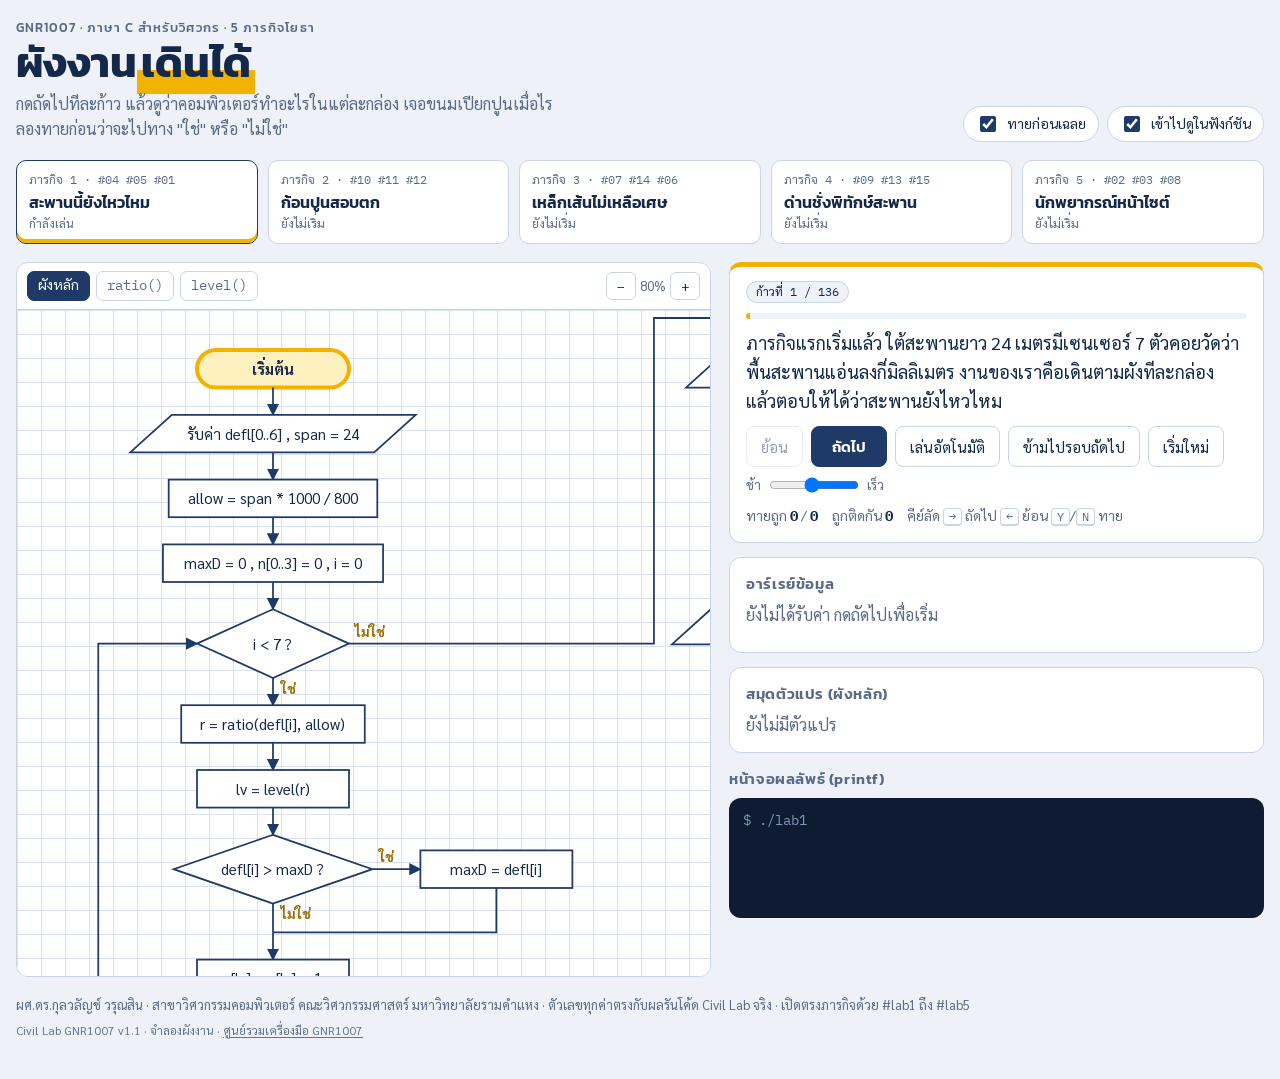
<file: 5x simulate flowchart.html>
<!doctype html><html><head><meta charset=utf8><meta name=viewport content="width=device-width,initial-scale=1,viewport-fit=cover"><style>:root{color-scheme:light;box-sizing:border-box;padding-top:env(safe-area-inset-top,0px);padding-bottom:env(safe-area-inset-bottom,0px)}html{scroll-padding-top:env(safe-area-inset-top,0px)}body{margin:0;padding:0;font:14px -apple-system,BlinkMacSystemFont,sans-serif;background:#faf9f5;color:#141413}img{max-width:100%}[hidden]:not([hidden=until-found i]){display:none!important}</style></head><body>
<title>ผังงานเดินได้</title>
<link rel="preconnect" href="https://fonts.googleapis.com">
<link rel="preconnect" href="https://fonts.gstatic.com" crossorigin>
<link rel="stylesheet" href="https://fonts.googleapis.com/css2?family=Kanit:wght@500;600;700&family=Sarabun:wght@400;500;700&family=IBM+Plex+Mono:wght@500&display=swap">
<style>
:root{
  --paper:#EEF2F8; --surface:#FFFFFF; --ink:#14284A; --muted:#5A6A86; --grid:#D8E1EE; --rule:#C9D4E4;
  --line:#1F3A66; --label:#9A6B00; --accent:#F2B300; --accent-ink:#2F2300; --cur:#FFF1BF;
  --seen:#E6EEF9; --yes:#1C8656; --no:#C23E2A; --yes-bg:#E3F4EB; --no-bg:#FBE7E3;
  --term:#0F1B30; --term-ink:#CFE3FF; --term-dim:#7F97BA;
  --lv0:#2E9E6B; --lv1:#C99700; --lv2:#DD7422; --lv3:#CF3F2B; --lv4:#8E2766;
  --display:"Kanit","Sarabun",system-ui,sans-serif; --body:"Sarabun",system-ui,sans-serif;
  --mono:"IBM Plex Mono","Sarabun",ui-monospace,monospace;
}
@media (prefers-color-scheme:dark){:root:not([data-theme="light"]){
  color-scheme:dark;
  --paper:#0C1422; --surface:#132038; --ink:#E4ECF8; --muted:#94A4BF; --grid:#1B2A42; --rule:#27395A;
  --line:#AFC4E6; --label:#E8B64A; --accent:#F5C02E; --accent-ink:#241A00; --cur:#4A3C0E;
  --seen:#1A2C4A; --yes:#46C08A; --no:#F07A64; --yes-bg:#12382A; --no-bg:#40201B;
  --term:#060B14; --term-ink:#CFE3FF; --term-dim:#6F86A8;
}}
:root[data-theme="dark"]{
  color-scheme:dark;
  --paper:#0C1422; --surface:#132038; --ink:#E4ECF8; --muted:#94A4BF; --grid:#1B2A42; --rule:#27395A;
  --line:#AFC4E6; --label:#E8B64A; --accent:#F5C02E; --accent-ink:#241A00; --cur:#4A3C0E;
  --seen:#1A2C4A; --yes:#46C08A; --no:#F07A64; --yes-bg:#12382A; --no-bg:#40201B;
  --term:#060B14; --term-ink:#CFE3FF; --term-dim:#6F86A8;
}
*{box-sizing:border-box}
[hidden]{display:none!important}
body{background:var(--paper);color:var(--ink);font-family:var(--body);font-size:16px;line-height:1.55;padding-inline:16px;padding-block:18px 40px}
.wrap{max-width:1320px;margin:0 auto;display:grid;gap:18px}
header{display:flex;flex-wrap:wrap;align-items:flex-end;justify-content:space-between;gap:12px}
.brand small{display:block;font-family:var(--display);font-weight:500;letter-spacing:.08em;color:var(--muted);font-size:13px}
h1{font-family:var(--display);font-weight:700;font-size:clamp(28px,4vw,42px);line-height:1.1;margin:2px 0 0;text-wrap:balance}
h1 span{background:linear-gradient(transparent 62%,var(--accent) 62%);padding:0 4px}
.lede{margin:6px 0 0;color:var(--muted);max-width:62ch}
.toggles{display:flex;flex-wrap:wrap;gap:8px}
.tog{display:flex;align-items:center;gap:8px;background:var(--surface);border:1px solid var(--rule);border-radius:999px;padding:6px 12px;font-size:14px;cursor:pointer;user-select:none}
.tog input{accent-color:var(--line);width:16px;height:16px}

/* missions */
.missions{display:grid;grid-template-columns:repeat(5,1fr);gap:10px}
@media (max-width:900px){.missions{grid-template-columns:repeat(auto-fill,minmax(150px,1fr))}}
.mc{font:inherit;text-align:left;cursor:pointer;background:var(--surface);color:var(--ink);border:1px solid var(--rule);border-radius:10px;padding:10px 12px;display:grid;gap:2px;position:relative}
.mc b{font-family:var(--display);font-weight:600;font-size:16px;line-height:1.25}
.mc .g{font-family:var(--mono);font-size:12px;color:var(--muted)}
.mc .st{font-size:12.5px;color:var(--muted)}
.mc[aria-selected="true"]{border-color:var(--line);box-shadow:inset 0 -4px 0 var(--accent)}
.mc.done .st{color:var(--yes);font-weight:700}
.mc:focus-visible,.btn:focus-visible,.tab:focus-visible,.gb:focus-visible{outline:3px solid var(--accent);outline-offset:2px}

/* main grid */
.main{display:grid;grid-template-columns:minmax(0,1.3fr) minmax(0,1fr);gap:18px;align-items:start}
@media (max-width:980px){.main{grid-template-columns:1fr}}
.stagebox{background:var(--surface);border:1px solid var(--rule);border-radius:12px;overflow:hidden;position:sticky;top:calc(env(safe-area-inset-top,0px) + 10px)}
@media (max-width:980px){.stagebox{position:relative;top:0}}
.stagebar{display:flex;flex-wrap:wrap;align-items:center;justify-content:space-between;gap:8px;padding:8px 10px;border-bottom:1px solid var(--rule)}
.tabs{display:flex;flex-wrap:wrap;gap:6px}
.tab{font:inherit;font-size:14px;cursor:pointer;border:1px solid var(--rule);background:transparent;color:var(--muted);border-radius:7px;padding:3px 10px;font-family:var(--mono)}
.tab[aria-selected="true"]{background:var(--line);color:var(--surface);border-color:var(--line)}
.tab.live::after{content:"";display:inline-block;width:7px;height:7px;border-radius:50%;background:var(--accent);margin-left:7px;vertical-align:middle}
.zoom{display:flex;gap:4px;align-items:center;font-size:13px;color:var(--muted)}
.zoom button{font:inherit;width:30px;height:28px;border-radius:6px;border:1px solid var(--rule);background:transparent;color:var(--ink);cursor:pointer}
.stage{height:min(74vh,760px);overflow:auto;position:relative;
  background-color:var(--surface);
  background-image:linear-gradient(var(--grid) 1px,transparent 1px),linear-gradient(90deg,var(--grid) 1px,transparent 1px);
  background-size:24px 24px}
@media (max-width:980px){.stage{height:58vh}}
.stage svg{display:block}
.fnbanner{position:absolute;left:12px;top:10px;z-index:2;background:var(--accent);color:var(--accent-ink);font-family:var(--display);font-weight:600;font-size:14px;border-radius:6px;padding:3px 10px;pointer-events:none}
/* svg styling */
.sh{fill:var(--surface);stroke:var(--line);stroke-width:2.2;transition:fill .25s}
.tx{fill:var(--ink);font-family:var(--body);font-size:19px}
.lb{fill:var(--label);font-family:var(--body);font-size:17px;font-weight:700}
.ln{fill:none;stroke:var(--line);stroke-width:2.2}
.ahp{fill:var(--line)}
.nd.seen .sh{fill:var(--seen)}
.nd.cur .sh{fill:var(--cur);stroke:var(--accent);stroke-width:5}
.nd.cur .tx{font-weight:700}
@media (prefers-reduced-motion:no-preference){.nd.cur .sh{animation:pulse 1.3s ease-in-out infinite}}
@keyframes pulse{50%{stroke-width:8}}

/* side panel */
.side{display:grid;gap:14px}
.card{background:var(--surface);border:1px solid var(--rule);border-radius:12px;padding:14px 16px}
.narr{display:grid;gap:10px;border-top:5px solid var(--accent)}
.meta{display:flex;flex-wrap:wrap;gap:8px;align-items:center;font-size:13px;color:var(--muted)}
.pill{font-family:var(--mono);font-size:12px;border:1px solid var(--rule);border-radius:999px;padding:1px 9px;background:var(--paper);color:var(--ink)}
.pill.fn{background:var(--accent);color:var(--accent-ink);border-color:var(--accent)}
.say{font-size:18px;line-height:1.6;margin:0;min-height:3.2em}
.say code,.mono{font-family:var(--mono);font-size:.92em}
.trap{display:flex;gap:10px;align-items:flex-start;background:var(--no-bg);border-radius:8px;padding:8px 12px;font-size:15px}
.trap b{font-family:var(--display);color:var(--no);white-space:nowrap;font-weight:600}
.ask{display:grid;gap:8px;background:var(--paper);border:1px dashed var(--line);border-radius:10px;padding:10px 12px}
.ask .q{font-family:var(--display);font-weight:600;font-size:17px}
.ask .q code{background:var(--surface);border-radius:5px;padding:1px 6px}
.gbs{display:flex;gap:8px;flex-wrap:wrap}
.gb{font:inherit;font-family:var(--display);font-weight:600;font-size:16px;padding:7px 20px;border-radius:8px;cursor:pointer;border:2px solid var(--line);background:var(--surface);color:var(--ink)}
.gb.y{border-color:var(--yes);color:var(--yes)} .gb.n{border-color:var(--no);color:var(--no)}
.verdict{border-radius:8px;padding:7px 12px;font-weight:700}
.verdict.ok{background:var(--yes-bg);color:var(--yes)} .verdict.bad{background:var(--no-bg);color:var(--no)}
.controls{display:flex;flex-wrap:wrap;gap:8px;align-items:center}
.btn{font:inherit;font-size:15px;cursor:pointer;border-radius:8px;padding:8px 14px;border:1px solid var(--rule);background:var(--surface);color:var(--ink)}
.btn.primary{background:var(--line);color:var(--surface);border-color:var(--line);font-family:var(--display);font-weight:600;padding-inline:20px}
.btn:disabled{opacity:.45;cursor:not-allowed}
.speed{display:flex;align-items:center;gap:6px;font-size:13px;color:var(--muted)}
.bar{height:6px;background:var(--paper);border-radius:6px;overflow:hidden}
.bar i{display:block;height:100%;background:var(--accent);width:0;transition:width .2s}
.score{display:flex;gap:14px;flex-wrap:wrap;font-size:14px;color:var(--muted)}
.score b{color:var(--ink);font-family:var(--mono)}
h2{font-family:var(--display);font-weight:600;font-size:15px;letter-spacing:.04em;margin:0 0 8px;color:var(--muted)}
.arr{display:flex;gap:6px;flex-wrap:wrap}
.cell{min-width:58px;border:2px solid var(--rule);border-radius:8px;text-align:center;padding:4px 6px 3px;position:relative;background:var(--surface);transition:transform .2s}
.cell .ix{font-family:var(--mono);font-size:11px;color:var(--muted)}
.cell .v{font-family:var(--mono);font-size:15px;font-variant-numeric:tabular-nums}
.cell .t{font-size:11px;line-height:1.2;min-height:13px}
.cell.now{border-color:var(--accent);transform:translateY(-4px);box-shadow:0 4px 0 var(--accent)}
.cell[data-lv]{border-bottom-width:6px}
.cell[data-lv="0"]{border-bottom-color:var(--lv0)} .cell[data-lv="1"]{border-bottom-color:var(--lv1)}
.cell[data-lv="2"]{border-bottom-color:var(--lv2)} .cell[data-lv="3"]{border-bottom-color:var(--lv3)} .cell[data-lv="4"]{border-bottom-color:var(--lv4)}
.cell[data-lv="0"] .t{color:var(--lv0)} .cell[data-lv="1"] .t{color:var(--lv1)} .cell[data-lv="2"] .t{color:var(--lv2)} .cell[data-lv="3"] .t{color:var(--lv3)} .cell[data-lv="4"] .t{color:var(--lv4)}
.vars{display:grid;grid-template-columns:repeat(auto-fill,minmax(128px,1fr));gap:6px}
.var{border:1px solid var(--rule);border-radius:8px;padding:4px 9px;display:flex;justify-content:space-between;gap:8px;align-items:baseline;transition:background .3s}
.var .k{font-family:var(--mono);font-size:13px;color:var(--muted)}
.var .v{font-family:var(--mono);font-size:14.5px;font-variant-numeric:tabular-nums;text-align:right;overflow-wrap:anywhere}
.var.chg{background:var(--cur);border-color:var(--accent)}
.fnvars{margin-top:10px;padding-top:10px;border-top:1px dashed var(--rule)}
.fnvars[hidden]{display:none!important}
.term{background:var(--term);color:var(--term-ink);border-radius:12px;padding:12px 14px;font-family:var(--mono);font-size:13.5px;min-height:120px;max-height:260px;overflow:auto;white-space:pre-wrap}
.term .p{color:var(--term-dim)}
.term .new{color:#FFD65C}
.done-card{background:var(--yes-bg);border:1px solid var(--yes);border-radius:10px;padding:10px 14px;display:grid;gap:6px}
.done-card b{font-family:var(--display);font-size:20px;color:var(--yes)}
.legend{display:flex;flex-wrap:wrap;gap:10px;font-size:12.5px;color:var(--muted)}
.legend span::before{content:"";display:inline-block;width:10px;height:10px;border-radius:2px;margin-right:5px;vertical-align:-1px;background:var(--c)}
footer{color:var(--muted);font-size:13px}
kbd{font-family:var(--mono);font-size:12px;border:1px solid var(--rule);border-bottom-width:2px;border-radius:4px;padding:0 5px;background:var(--surface)}
</style>

<div class="wrap">
  <header>
    <div class="brand">
      <small>GNR1007 · ภาษา C สำหรับวิศวกร · 5 ภารกิจโยธา</small>
      <h1>ผังงาน<span>เดินได้</span></h1>
      <p class="lede">กดถัดไปทีละก้าว แล้วดูว่าคอมพิวเตอร์ทำอะไรในแต่ละกล่อง เจอขนมเปียกปูนเมื่อไร ลองทายก่อนว่าจะไปทาง "ใช่" หรือ "ไม่ใช่"</p>
    </div>
    <div class="toggles">
      <label class="tog" for="optGuess"><input type="checkbox" id="optGuess" checked> ทายก่อนเฉลย</label>
      <label class="tog" for="optInto"><input type="checkbox" id="optInto" checked> เข้าไปดูในฟังก์ชัน</label>
    </div>
  </header>

  <nav class="missions" role="tablist" aria-label="เลือกภารกิจ" id="missions"></nav>

  <div class="main">
    <section class="stagebox" aria-label="ผังงาน">
      <div class="stagebar">
        <div class="tabs" id="tabs" role="tablist" aria-label="เลือกผัง"></div>
        <div class="zoom"><button id="zOut" aria-label="ย่อ">−</button><span id="zVal">80%</span><button id="zIn" aria-label="ขยาย">+</button></div>
      </div>
      <div class="stage" id="stage"><div class="fnbanner" id="fnBanner" hidden></div><div id="svgs"></div></div>
    </section>

    <aside class="side">
      <div class="card narr" aria-live="polite">
        <div class="meta"><span class="pill" id="pStep">ก้าวที่ 1</span><span class="pill" id="pIter" hidden>รอบ i = 0</span><span class="pill fn" id="pFn" hidden></span></div>
        <div class="bar"><i id="prog"></i></div>
        <p class="say" id="say"></p>
        <div class="trap" id="trap" hidden><b>จุดหลอก</b><span id="trapT"></span></div>
        <div class="ask" id="ask" hidden>
          <div class="q" id="askQ"></div>
          <div class="gbs" id="askBtns"><button class="gb y" id="gYes">ใช่</button><button class="gb n" id="gNo">ไม่ใช่</button></div>
          <div class="verdict" id="verdict" hidden></div>
        </div>
        <div class="done-card" id="doneCard" hidden></div>
        <div class="controls">
          <button class="btn" id="bPrev" aria-label="ย้อนกลับ">ย้อน</button>
          <button class="btn primary" id="bNext">ถัดไป</button>
          <button class="btn" id="bPlay">เล่นอัตโนมัติ</button>
          <button class="btn" id="bIter">ข้ามไปรอบถัดไป</button>
          <button class="btn" id="bReset">เริ่มใหม่</button>
          <label class="speed" for="spd">ช้า <input type="range" id="spd" min="300" max="2200" step="100" value="1300" style="direction:rtl;width:90px"> เร็ว</label>
        </div>
        <div class="score"><span>ทายถูก <b id="sOk">0</b> / <b id="sAll">0</b></span><span>ถูกติดกัน <b id="sStreak">0</b></span><span>คีย์ลัด <kbd>→</kbd> ถัดไป <kbd>←</kbd> ย้อน <kbd>Y</kbd>/<kbd>N</kbd> ทาย</span></div>
      </div>

      <div class="card">
        <h2 id="arrTitle">อาร์เรย์ข้อมูล</h2>
        <div class="arr" id="arr"></div>
        <div class="legend" id="legend" style="margin-top:10px"></div>
      </div>

      <div class="card">
        <h2>สมุดตัวแปร (ผังหลัก)</h2>
        <div class="vars" id="vars"></div>
        <div class="fnvars" id="fnBox" hidden><h2 id="fnTitle">ตัวแปรภายในฟังก์ชัน</h2><div class="vars" id="fnVars"></div></div>
      </div>

      <div>
        <h2>หน้าจอผลลัพธ์ (printf)</h2>
        <div class="term" id="term"></div>
      </div>
    </aside>
  </div>
  <footer>ผศ.ดร.กุลวลัญช์ วรุณสิน · สาขาวิศวกรรมคอมพิวเตอร์ คณะวิศวกรรมศาสตร์ มหาวิทยาลัยรามคำแหง · ตัวเลขทุกค่าตรงกับผลรันโค้ด Civil Lab จริง · เปิดตรงภารกิจด้วย #lab1 ถึง #lab5<span style="display:block;margin-top:6px;font-size:.92em;opacity:.92">Civil Lab GNR1007 v1.1 · จำลองผังงาน · <a href="https://kalahad.github.io/gnr1007/" style="color:inherit;text-decoration:underline;text-underline-offset:2px">ศูนย์รวมเครื่องมือ GNR1007</a></span></footer>
</div>

<script>
const CH = {"lab1_main": {"svg": "<svg viewBox=\"-20 20 1511 1067\" data-w=\"1511\" xmlns=\"http://www.w3.org/2000/svg\"><defs><marker id=\"ah-lab1_main\" viewBox=\"0 0 10 10\" refX=\"9\" refY=\"5\" markerWidth=\"7\" markerHeight=\"7\" orient=\"auto-start-reverse\"><path class=\"ahp\" d=\"M0,0 L10,5 L0,10 z\"/></marker></defs><g class=\"nd term\" id=\"lab1_main-n0\"><rect class=\"sh\" x=\"205.0\" y=\"70\" width=\"190\" height=\"47\" rx=\"23.5\"/><text class=\"tx\" x=\"300.0\" y=\"93.5\" text-anchor=\"middle\" dominant-baseline=\"central\">เริ่มต้น</text></g><polyline class=\"ln\" points=\"300.0,117.0 300.0,151.0\" marker-end=\"url(#ah-lab1_main)\"/><g class=\"nd io\" id=\"lab1_main-n1\"><polygon class=\"sh\" points=\"173.5625,151 478.4375,151 426.4375,198 121.5625,198\"/><text class=\"tx\" x=\"300.0\" y=\"174.5\" text-anchor=\"middle\" dominant-baseline=\"central\">รับค่า defl[0..6] , span = 24</text></g><polyline class=\"ln\" points=\"300.0,198.0 300.0,232.0\" marker-end=\"url(#ah-lab1_main)\"/><g class=\"nd proc\" id=\"lab1_main-n2\"><rect class=\"sh\" x=\"169.6171875\" y=\"232\" width=\"260.765625\" height=\"47\"/><text class=\"tx\" x=\"300.0\" y=\"255.5\" text-anchor=\"middle\" dominant-baseline=\"central\">allow = span * 1000 / 800</text></g><polyline class=\"ln\" points=\"300.0,279.0 300.0,313.0\" marker-end=\"url(#ah-lab1_main)\"/><g class=\"nd proc\" id=\"lab1_main-n3\"><rect class=\"sh\" x=\"162.4140625\" y=\"313\" width=\"275.171875\" height=\"47\"/><text class=\"tx\" x=\"300.0\" y=\"336.5\" text-anchor=\"middle\" dominant-baseline=\"central\">maxD = 0 , n[0..3] = 0 , i = 0</text></g><polyline class=\"ln\" points=\"300.0,360.0 300.0,394.0\" marker-end=\"url(#ah-lab1_main)\"/><g class=\"nd dec\" id=\"lab1_main-n4\"><polygon class=\"sh\" points=\"300,394 395.0,437.0 300,480 205.0,437.0\"/><text class=\"tx\" x=\"300.0\" y=\"437.0\" text-anchor=\"middle\" dominant-baseline=\"central\">i &lt; 7 ?</text></g><polyline class=\"ln\" points=\"300.0,480.0 300.0,514.0\" marker-end=\"url(#ah-lab1_main)\"/><text class=\"lb\" x=\"310.0\" y=\"492.0\" text-anchor=\"start\" dominant-baseline=\"central\">ใช่</text><g class=\"nd proc\" id=\"lab1_main-n5\"><rect class=\"sh\" x=\"185.28125\" y=\"514\" width=\"229.4375\" height=\"47\"/><text class=\"tx\" x=\"300.0\" y=\"537.5\" text-anchor=\"middle\" dominant-baseline=\"central\">r = ratio(defl[i], allow)</text></g><polyline class=\"ln\" points=\"300.0,561.0 300.0,595.0\" marker-end=\"url(#ah-lab1_main)\"/><g class=\"nd proc\" id=\"lab1_main-n6\"><rect class=\"sh\" x=\"205.0\" y=\"595\" width=\"190\" height=\"47\"/><text class=\"tx\" x=\"300.0\" y=\"618.5\" text-anchor=\"middle\" dominant-baseline=\"central\">lv = level(r)</text></g><polyline class=\"ln\" points=\"300.0,642.0 300.0,676.0\" marker-end=\"url(#ah-lab1_main)\"/><g class=\"nd dec\" id=\"lab1_main-n7\"><polygon class=\"sh\" points=\"300,676 424.234375,719.0 300,762 175.765625,719.0\"/><text class=\"tx\" x=\"300.0\" y=\"719.0\" text-anchor=\"middle\" dominant-baseline=\"central\">defl[i] &gt; maxD ?</text></g><g class=\"nd proc\" id=\"lab1_main-n8\"><rect class=\"sh\" x=\"484.234375\" y=\"695.5\" width=\"190\" height=\"47\"/><text class=\"tx\" x=\"579.2\" y=\"719.0\" text-anchor=\"middle\" dominant-baseline=\"central\">maxD = defl[i]</text></g><polyline class=\"ln\" points=\"424.2,719.0 484.2,719.0\" marker-end=\"url(#ah-lab1_main)\"/><text class=\"lb\" x=\"432.2\" y=\"703.0\" text-anchor=\"start\" dominant-baseline=\"central\">ใช่</text><polyline class=\"ln\" points=\"579.2,742.5 579.2,798.0 300.0,798.0\"/><polyline class=\"ln\" points=\"300.0,762.0 300.0,798.0\"/><text class=\"lb\" x=\"310.0\" y=\"774.0\" text-anchor=\"start\" dominant-baseline=\"central\">ไม่ใช่</text><polyline class=\"ln\" points=\"300.0,798.0 300.0,832.0\" marker-end=\"url(#ah-lab1_main)\"/><g class=\"nd proc\" id=\"lab1_main-n9\"><rect class=\"sh\" x=\"205.0\" y=\"832\" width=\"190\" height=\"47\"/><text class=\"tx\" x=\"300.0\" y=\"855.5\" text-anchor=\"middle\" dominant-baseline=\"central\">n[lv] = n[lv] + 1</text></g><polyline class=\"ln\" points=\"300.0,879.0 300.0,913.0\" marker-end=\"url(#ah-lab1_main)\"/><g class=\"nd io\" id=\"lab1_main-n10\"><polygon class=\"sh\" points=\"177.1796875,913 474.8203125,913 422.8203125,960 125.1796875,960\"/><text class=\"tx\" x=\"300.0\" y=\"936.5\" text-anchor=\"middle\" dominant-baseline=\"central\">พิมพ์ จุด i+1 , defl[i] , r , lv</text></g><polyline class=\"ln\" points=\"300.0,960.0 300.0,994.0\" marker-end=\"url(#ah-lab1_main)\"/><g class=\"nd proc\" id=\"lab1_main-n11\"><rect class=\"sh\" x=\"205.0\" y=\"994\" width=\"190\" height=\"47\"/><text class=\"tx\" x=\"300.0\" y=\"1017.5\" text-anchor=\"middle\" dominant-baseline=\"central\">i = i + 1</text></g><polyline class=\"ln\" points=\"300.0,1041.0 300.0,1067.0 81.6,1067.0 81.6,437.0 205.0,437.0\" marker-end=\"url(#ah-lab1_main)\"/><text class=\"lb\" x=\"403.0\" y=\"421.0\" text-anchor=\"start\" dominant-baseline=\"central\">ไม่ใช่</text><polyline class=\"ln\" points=\"395.0,437.0 776.2,437.0 776.2,30.0 965.5,30.0 965.5,70.0\" marker-end=\"url(#ah-lab1_main)\"/><g class=\"nd io\" id=\"lab1_main-n12\"><polygon class=\"sh\" points=\"868.234375,70 1114.796875,70 1062.796875,117 816.234375,117\"/><text class=\"tx\" x=\"965.5\" y=\"93.5\" text-anchor=\"middle\" dominant-baseline=\"central\">พิมพ์ n[0..3] , maxD</text></g><polyline class=\"ln\" points=\"965.5,117.0 965.5,151.0\" marker-end=\"url(#ah-lab1_main)\"/><g class=\"nd dec\" id=\"lab1_main-n13\"><polygon class=\"sh\" points=\"965.515625,151 1064.0390625,194.0 965.515625,237 866.9921875,194.0\"/><text class=\"tx\" x=\"965.5\" y=\"194.0\" text-anchor=\"middle\" dominant-baseline=\"central\">n[3] &gt; 0 ?</text></g><g class=\"nd io\" id=\"lab1_main-n14\"><polygon class=\"sh\" points=\"1186.0390625,158.0 1445.0703125,158.0 1393.0703125,230.0 1134.0390625,230.0\"/><text class=\"tx\" x=\"1289.6\" y=\"181.5\" text-anchor=\"middle\" dominant-baseline=\"central\">พิมพ์ &quot;จำกัดน้ำหนักรถ</text><text class=\"tx\" x=\"1289.6\" y=\"206.5\" text-anchor=\"middle\" dominant-baseline=\"central\">ส่งวิศวกรตรวจทันที&quot;</text></g><polyline class=\"ln\" points=\"1064.0,194.0 1160.0,194.0\" marker-end=\"url(#ah-lab1_main)\"/><text class=\"lb\" x=\"1072.0\" y=\"178.0\" text-anchor=\"start\" dominant-baseline=\"central\">ใช่</text><polyline class=\"ln\" points=\"1419.1,194.0 1471.1,194.0\"/><polyline class=\"ln\" points=\"965.5,237.0 965.5,271.0\" marker-end=\"url(#ah-lab1_main)\"/><text class=\"lb\" x=\"975.5\" y=\"249.0\" text-anchor=\"start\" dominant-baseline=\"central\">ไม่ใช่</text><g class=\"nd dec\" id=\"lab1_main-n15\"><polygon class=\"sh\" points=\"965.515625,271 1064.0390625,314.0 965.515625,357 866.9921875,314.0\"/><text class=\"tx\" x=\"965.5\" y=\"314.0\" text-anchor=\"middle\" dominant-baseline=\"central\">n[2] &gt; 0 ?</text></g><g class=\"nd io\" id=\"lab1_main-n16\"><polygon class=\"sh\" points=\"1197.25,278.0 1433.859375,278.0 1381.859375,350.0 1145.25,350.0\"/><text class=\"tx\" x=\"1289.6\" y=\"301.5\" text-anchor=\"middle\" dominant-baseline=\"central\">พิมพ์ &quot;ตรวจติดตาม</text><text class=\"tx\" x=\"1289.6\" y=\"326.5\" text-anchor=\"middle\" dominant-baseline=\"central\">รายสัปดาห์&quot;</text></g><polyline class=\"ln\" points=\"1064.0,314.0 1171.2,314.0\" marker-end=\"url(#ah-lab1_main)\"/><text class=\"lb\" x=\"1072.0\" y=\"298.0\" text-anchor=\"start\" dominant-baseline=\"central\">ใช่</text><polyline class=\"ln\" points=\"1407.9,314.0 1471.1,314.0\"/><polyline class=\"ln\" points=\"965.5,357.0 965.5,391.0\" marker-end=\"url(#ah-lab1_main)\"/><text class=\"lb\" x=\"975.5\" y=\"369.0\" text-anchor=\"start\" dominant-baseline=\"central\">ไม่ใช่</text><g class=\"nd io\" id=\"lab1_main-n17\"><polygon class=\"sh\" points=\"850.6484375,391 1132.3828125,391 1080.3828125,438 798.6484375,438\"/><text class=\"tx\" x=\"965.5\" y=\"414.5\" text-anchor=\"middle\" dominant-baseline=\"central\">พิมพ์ &quot;ใช้งานได้ตามปกติ&quot;</text></g><polyline class=\"ln\" points=\"965.5,438.0 965.5,462.0\"/><polyline class=\"ln\" points=\"1471.1,194.0 1471.1,462.0 965.5,462.0\"/><polyline class=\"ln\" points=\"965.5,462.0 965.5,496.0\" marker-end=\"url(#ah-lab1_main)\"/><g class=\"nd term\" id=\"lab1_main-n18\"><rect class=\"sh\" x=\"870.515625\" y=\"496\" width=\"190\" height=\"47\" rx=\"23.5\"/><text class=\"tx\" x=\"965.5\" y=\"519.5\" text-anchor=\"middle\" dominant-baseline=\"central\">สิ้นสุด</text></g></svg>", "map": {"เริ่มต้น": "lab1_main-n0", "รับค่า defl[0..6] , span = 24": "lab1_main-n1", "allow = span * 1000 / 800": "lab1_main-n2", "maxD = 0 , n[0..3] = 0 , i = 0": "lab1_main-n3", "i < 7 ?": "lab1_main-n4", "r = ratio(defl[i], allow)": "lab1_main-n5", "lv = level(r)": "lab1_main-n6", "defl[i] > maxD ?": "lab1_main-n7", "maxD = defl[i]": "lab1_main-n8", "n[lv] = n[lv] + 1": "lab1_main-n9", "พิมพ์ จุด i+1 , defl[i] , r , lv": "lab1_main-n10", "i = i + 1": "lab1_main-n11", "พิมพ์ n[0..3] , maxD": "lab1_main-n12", "n[3] > 0 ?": "lab1_main-n13", "พิมพ์ \"จำกัดน้ำหนักรถ\nส่งวิศวกรตรวจทันที\"": "lab1_main-n14", "n[2] > 0 ?": "lab1_main-n15", "พิมพ์ \"ตรวจติดตาม\nรายสัปดาห์\"": "lab1_main-n16", "พิมพ์ \"ใช้งานได้ตามปกติ\"": "lab1_main-n17", "สิ้นสุด": "lab1_main-n18"}, "title": "ผังงานหลัก"}, "lab1_f1": {"svg": "<svg viewBox=\"-20 20 427 279\" data-w=\"427\" xmlns=\"http://www.w3.org/2000/svg\"><defs><marker id=\"ah-lab1_f1\" viewBox=\"0 0 10 10\" refX=\"9\" refY=\"5\" markerWidth=\"7\" markerHeight=\"7\" orient=\"auto-start-reverse\"><path class=\"ahp\" d=\"M0,0 L10,5 L0,10 z\"/></marker></defs><g class=\"nd term\" id=\"lab1_f1-n0\"><rect class=\"sh\" x=\"152.25\" y=\"70\" width=\"215.5\" height=\"47\" rx=\"23.5\"/><text class=\"tx\" x=\"260.0\" y=\"93.5\" text-anchor=\"middle\" dominant-baseline=\"central\">เริ่ม ratio(d, allow)</text></g><polyline class=\"ln\" points=\"260.0,117.0 260.0,151.0\" marker-end=\"url(#ah-lab1_f1)\"/><g class=\"nd proc\" id=\"lab1_f1-n1\"><rect class=\"sh\" x=\"133.3359375\" y=\"151\" width=\"253.328125\" height=\"47\"/><text class=\"tx\" x=\"260.0\" y=\"174.5\" text-anchor=\"middle\" dominant-baseline=\"central\">r = (float) d / allow * 100</text></g><polyline class=\"ln\" points=\"260.0,198.0 260.0,232.0\" marker-end=\"url(#ah-lab1_f1)\"/><g class=\"nd term\" id=\"lab1_f1-n2\"><rect class=\"sh\" x=\"165.0\" y=\"232\" width=\"190\" height=\"47\" rx=\"23.5\"/><text class=\"tx\" x=\"260.0\" y=\"255.5\" text-anchor=\"middle\" dominant-baseline=\"central\">คืนค่า r</text></g></svg>", "map": {"เริ่ม ratio(d, allow)": "lab1_f1-n0", "r = (float) d / allow * 100": "lab1_f1-n1", "คืนค่า r": "lab1_f1-n2"}, "title": "ฟังก์ชัน ratio(d, allow)"}, "lab1_f2": {"svg": "<svg viewBox=\"-20 20 682 663\" data-w=\"682\" xmlns=\"http://www.w3.org/2000/svg\"><defs><marker id=\"ah-lab1_f2\" viewBox=\"0 0 10 10\" refX=\"9\" refY=\"5\" markerWidth=\"7\" markerHeight=\"7\" orient=\"auto-start-reverse\"><path class=\"ahp\" d=\"M0,0 L10,5 L0,10 z\"/></marker></defs><g class=\"nd term\" id=\"lab1_f2-n0\"><rect class=\"sh\" x=\"165.0\" y=\"70\" width=\"190\" height=\"47\" rx=\"23.5\"/><text class=\"tx\" x=\"260.0\" y=\"93.5\" text-anchor=\"middle\" dominant-baseline=\"central\">เริ่ม level(r)</text></g><polyline class=\"ln\" points=\"260.0,117.0 260.0,151.0\" marker-end=\"url(#ah-lab1_f2)\"/><g class=\"nd dec\" id=\"lab1_f2-n1\"><polygon class=\"sh\" points=\"260,151 356.0,194.0 260,237 164.0,194.0\"/><text class=\"tx\" x=\"260.0\" y=\"194.0\" text-anchor=\"middle\" dominant-baseline=\"central\">r &gt; 100 ?</text></g><g class=\"nd proc\" id=\"lab1_f2-n2\"><rect class=\"sh\" x=\"426.0\" y=\"170.5\" width=\"190\" height=\"47\"/><text class=\"tx\" x=\"521.0\" y=\"194.0\" text-anchor=\"middle\" dominant-baseline=\"central\">lv = 3</text></g><polyline class=\"ln\" points=\"356.0,194.0 426.0,194.0\" marker-end=\"url(#ah-lab1_f2)\"/><text class=\"lb\" x=\"364.0\" y=\"178.0\" text-anchor=\"start\" dominant-baseline=\"central\">ใช่</text><polyline class=\"ln\" points=\"616.0,194.0 642.0,194.0\"/><polyline class=\"ln\" points=\"260.0,237.0 260.0,271.0\" marker-end=\"url(#ah-lab1_f2)\"/><text class=\"lb\" x=\"270.0\" y=\"249.0\" text-anchor=\"start\" dominant-baseline=\"central\">ไม่ใช่</text><g class=\"nd dec\" id=\"lab1_f2-n3\"><polygon class=\"sh\" points=\"260,271 355.0,314.0 260,357 165.0,314.0\"/><text class=\"tx\" x=\"260.0\" y=\"314.0\" text-anchor=\"middle\" dominant-baseline=\"central\">r &gt; 80 ?</text></g><g class=\"nd proc\" id=\"lab1_f2-n4\"><rect class=\"sh\" x=\"426.0\" y=\"290.5\" width=\"190\" height=\"47\"/><text class=\"tx\" x=\"521.0\" y=\"314.0\" text-anchor=\"middle\" dominant-baseline=\"central\">lv = 2</text></g><polyline class=\"ln\" points=\"355.0,314.0 426.0,314.0\" marker-end=\"url(#ah-lab1_f2)\"/><text class=\"lb\" x=\"363.0\" y=\"298.0\" text-anchor=\"start\" dominant-baseline=\"central\">ใช่</text><polyline class=\"ln\" points=\"616.0,314.0 642.0,314.0\"/><polyline class=\"ln\" points=\"260.0,357.0 260.0,391.0\" marker-end=\"url(#ah-lab1_f2)\"/><text class=\"lb\" x=\"270.0\" y=\"369.0\" text-anchor=\"start\" dominant-baseline=\"central\">ไม่ใช่</text><g class=\"nd dec\" id=\"lab1_f2-n5\"><polygon class=\"sh\" points=\"260,391 355.0,434.0 260,477 165.0,434.0\"/><text class=\"tx\" x=\"260.0\" y=\"434.0\" text-anchor=\"middle\" dominant-baseline=\"central\">r &gt; 50 ?</text></g><g class=\"nd proc\" id=\"lab1_f2-n6\"><rect class=\"sh\" x=\"426.0\" y=\"410.5\" width=\"190\" height=\"47\"/><text class=\"tx\" x=\"521.0\" y=\"434.0\" text-anchor=\"middle\" dominant-baseline=\"central\">lv = 1</text></g><polyline class=\"ln\" points=\"355.0,434.0 426.0,434.0\" marker-end=\"url(#ah-lab1_f2)\"/><text class=\"lb\" x=\"363.0\" y=\"418.0\" text-anchor=\"start\" dominant-baseline=\"central\">ใช่</text><polyline class=\"ln\" points=\"616.0,434.0 642.0,434.0\"/><polyline class=\"ln\" points=\"260.0,477.0 260.0,511.0\" marker-end=\"url(#ah-lab1_f2)\"/><text class=\"lb\" x=\"270.0\" y=\"489.0\" text-anchor=\"start\" dominant-baseline=\"central\">ไม่ใช่</text><g class=\"nd proc\" id=\"lab1_f2-n7\"><rect class=\"sh\" x=\"165.0\" y=\"511\" width=\"190\" height=\"47\"/><text class=\"tx\" x=\"260.0\" y=\"534.5\" text-anchor=\"middle\" dominant-baseline=\"central\">lv = 0</text></g><polyline class=\"ln\" points=\"260.0,558.0 260.0,582.0\"/><polyline class=\"ln\" points=\"642.0,194.0 642.0,582.0 260.0,582.0\"/><polyline class=\"ln\" points=\"260.0,582.0 260.0,616.0\" marker-end=\"url(#ah-lab1_f2)\"/><g class=\"nd term\" id=\"lab1_f2-n8\"><rect class=\"sh\" x=\"165.0\" y=\"616\" width=\"190\" height=\"47\" rx=\"23.5\"/><text class=\"tx\" x=\"260.0\" y=\"639.5\" text-anchor=\"middle\" dominant-baseline=\"central\">คืนค่า lv</text></g></svg>", "map": {"เริ่ม level(r)": "lab1_f2-n0", "r > 100 ?": "lab1_f2-n1", "lv = 3": "lab1_f2-n2", "r > 80 ?": "lab1_f2-n3", "lv = 2": "lab1_f2-n4", "r > 50 ?": "lab1_f2-n5", "lv = 1": "lab1_f2-n6", "lv = 0": "lab1_f2-n7", "คืนค่า lv": "lab1_f2-n8"}, "title": "ฟังก์ชัน level(r)"}, "lab2_main": {"svg": "<svg viewBox=\"-20 20 1214 774\" data-w=\"1214\" xmlns=\"http://www.w3.org/2000/svg\"><defs><marker id=\"ah-lab2_main\" viewBox=\"0 0 10 10\" refX=\"9\" refY=\"5\" markerWidth=\"7\" markerHeight=\"7\" orient=\"auto-start-reverse\"><path class=\"ahp\" d=\"M0,0 L10,5 L0,10 z\"/></marker></defs><g class=\"nd term\" id=\"lab2_main-n0\"><rect class=\"sh\" x=\"205.0\" y=\"70\" width=\"190\" height=\"47\" rx=\"23.5\"/><text class=\"tx\" x=\"300.0\" y=\"93.5\" text-anchor=\"middle\" dominant-baseline=\"central\">เริ่มต้น</text></g><polyline class=\"ln\" points=\"300.0,117.0 300.0,151.0\" marker-end=\"url(#ah-lab2_main)\"/><g class=\"nd io\" id=\"lab2_main-n1\"><polygon class=\"sh\" points=\"183.1640625,151 468.8359375,151 416.8359375,198 131.1640625,198\"/><text class=\"tx\" x=\"300.0\" y=\"174.5\" text-anchor=\"middle\" dominant-baseline=\"central\">รับค่า ksc[0..5] , fc = 240</text></g><polyline class=\"ln\" points=\"300.0,198.0 300.0,232.0\" marker-end=\"url(#ah-lab2_main)\"/><g class=\"nd proc\" id=\"lab2_main-n2\"><rect class=\"sh\" x=\"168.390625\" y=\"232\" width=\"263.21875\" height=\"47\"/><text class=\"tx\" x=\"300.0\" y=\"255.5\" text-anchor=\"middle\" dominant-baseline=\"central\">sum = 0 , n[0..2] = 0 , i = 0</text></g><polyline class=\"ln\" points=\"300.0,279.0 300.0,313.0\" marker-end=\"url(#ah-lab2_main)\"/><g class=\"nd dec\" id=\"lab2_main-n3\"><polygon class=\"sh\" points=\"300,313 395.0,356.0 300,399 205.0,356.0\"/><text class=\"tx\" x=\"300.0\" y=\"356.0\" text-anchor=\"middle\" dominant-baseline=\"central\">i &lt; 6 ?</text></g><polyline class=\"ln\" points=\"300.0,399.0 300.0,433.0\" marker-end=\"url(#ah-lab2_main)\"/><text class=\"lb\" x=\"310.0\" y=\"411.0\" text-anchor=\"start\" dominant-baseline=\"central\">ใช่</text><g class=\"nd proc\" id=\"lab2_main-n4\"><rect class=\"sh\" x=\"200.234375\" y=\"433\" width=\"199.53125\" height=\"47\"/><text class=\"tx\" x=\"300.0\" y=\"456.5\" text-anchor=\"middle\" dominant-baseline=\"central\">j = judge(ksc[i], fc)</text></g><polyline class=\"ln\" points=\"300.0,480.0 300.0,514.0\" marker-end=\"url(#ah-lab2_main)\"/><g class=\"nd proc\" id=\"lab2_main-n5\"><rect class=\"sh\" x=\"198.6640625\" y=\"514\" width=\"202.671875\" height=\"72\"/><text class=\"tx\" x=\"300.0\" y=\"537.5\" text-anchor=\"middle\" dominant-baseline=\"central\">sum = sum + ksc[i]</text><text class=\"tx\" x=\"300.0\" y=\"562.5\" text-anchor=\"middle\" dominant-baseline=\"central\">n[j] = n[j] + 1</text></g><polyline class=\"ln\" points=\"300.0,586.0 300.0,620.0\" marker-end=\"url(#ah-lab2_main)\"/><g class=\"nd io\" id=\"lab2_main-n6\"><polygon class=\"sh\" points=\"182.6015625,620 469.3984375,620 417.3984375,667 130.6015625,667\"/><text class=\"tx\" x=\"300.0\" y=\"643.5\" text-anchor=\"middle\" dominant-baseline=\"central\">พิมพ์ ก้อนที่ i+1 , ksc[i] , j</text></g><polyline class=\"ln\" points=\"300.0,667.0 300.0,701.0\" marker-end=\"url(#ah-lab2_main)\"/><g class=\"nd proc\" id=\"lab2_main-n7\"><rect class=\"sh\" x=\"205.0\" y=\"701\" width=\"190\" height=\"47\"/><text class=\"tx\" x=\"300.0\" y=\"724.5\" text-anchor=\"middle\" dominant-baseline=\"central\">i = i + 1</text></g><polyline class=\"ln\" points=\"300.0,748.0 300.0,774.0 90.6,774.0 90.6,356.0 205.0,356.0\" marker-end=\"url(#ah-lab2_main)\"/><text class=\"lb\" x=\"403.0\" y=\"340.0\" text-anchor=\"start\" dominant-baseline=\"central\">ไม่ใช่</text><polyline class=\"ln\" points=\"395.0,356.0 519.4,356.0 519.4,30.0 699.9,30.0 699.9,70.0\" marker-end=\"url(#ah-lab2_main)\"/><g class=\"nd proc\" id=\"lab2_main-n8\"><rect class=\"sh\" x=\"591.2734375\" y=\"70\" width=\"217.296875\" height=\"47\"/><text class=\"tx\" x=\"699.9\" y=\"93.5\" text-anchor=\"middle\" dominant-baseline=\"central\">avg = (float) sum / 6</text></g><polyline class=\"ln\" points=\"699.9,117.0 699.9,151.0\" marker-end=\"url(#ah-lab2_main)\"/><g class=\"nd io\" id=\"lab2_main-n9\"><polygon class=\"sh\" points=\"611.3984375,151 840.4453125,151 788.4453125,198 559.3984375,198\"/><text class=\"tx\" x=\"699.9\" y=\"174.5\" text-anchor=\"middle\" dominant-baseline=\"central\">พิมพ์ n[0..2] , avg</text></g><polyline class=\"ln\" points=\"699.9,198.0 699.9,232.0\" marker-end=\"url(#ah-lab2_main)\"/><g class=\"nd dec\" id=\"lab2_main-n10\"><polygon class=\"sh\" points=\"699.921875,232 816.078125,285.0 699.921875,338 583.765625,285.0\"/><text class=\"tx\" x=\"699.9\" y=\"272.5\" text-anchor=\"middle\" dominant-baseline=\"central\">avg &gt;= fc และ</text><text class=\"tx\" x=\"699.9\" y=\"297.5\" text-anchor=\"middle\" dominant-baseline=\"central\">n[2] == 0 ?</text></g><g class=\"nd io\" id=\"lab2_main-n11\"><polygon class=\"sh\" points=\"938.734375,249.0 1147.65625,249.0 1095.65625,321.0 886.734375,321.0\"/><text class=\"tx\" x=\"1017.2\" y=\"272.5\" text-anchor=\"middle\" dominant-baseline=\"central\">พิมพ์ &quot;ยอมรับ</text><text class=\"tx\" x=\"1017.2\" y=\"297.5\" text-anchor=\"middle\" dominant-baseline=\"central\">คอนกรีตล็อตนี้&quot;</text></g><polyline class=\"ln\" points=\"816.1,285.0 912.7,285.0\" marker-end=\"url(#ah-lab2_main)\"/><text class=\"lb\" x=\"824.1\" y=\"269.0\" text-anchor=\"start\" dominant-baseline=\"central\">ใช่</text><polyline class=\"ln\" points=\"1121.7,285.0 1174.3,285.0\"/><polyline class=\"ln\" points=\"699.9,338.0 699.9,372.0\" marker-end=\"url(#ah-lab2_main)\"/><text class=\"lb\" x=\"709.9\" y=\"350.0\" text-anchor=\"start\" dominant-baseline=\"central\">ไม่ใช่</text><g class=\"nd dec\" id=\"lab2_main-n12\"><polygon class=\"sh\" points=\"699.921875,372 804.3125,415.0 699.921875,458 595.53125,415.0\"/><text class=\"tx\" x=\"699.9\" y=\"415.0\" text-anchor=\"middle\" dominant-baseline=\"central\">avg &gt;= fc ?</text></g><g class=\"nd io\" id=\"lab2_main-n13\"><polygon class=\"sh\" points=\"938.078125,379.0 1148.3125,379.0 1096.3125,451.0 886.078125,451.0\"/><text class=\"tx\" x=\"1017.2\" y=\"402.5\" text-anchor=\"middle\" dominant-baseline=\"central\">พิมพ์ &quot;เจาะแกน</text><text class=\"tx\" x=\"1017.2\" y=\"427.5\" text-anchor=\"middle\" dominant-baseline=\"central\">ตรวจเฉพาะจุด&quot;</text></g><polyline class=\"ln\" points=\"804.3,415.0 912.1,415.0\" marker-end=\"url(#ah-lab2_main)\"/><text class=\"lb\" x=\"812.3\" y=\"399.0\" text-anchor=\"start\" dominant-baseline=\"central\">ใช่</text><polyline class=\"ln\" points=\"1122.3,415.0 1174.3,415.0\"/><polyline class=\"ln\" points=\"699.9,458.0 699.9,492.0\" marker-end=\"url(#ah-lab2_main)\"/><text class=\"lb\" x=\"709.9\" y=\"470.0\" text-anchor=\"start\" dominant-baseline=\"central\">ไม่ใช่</text><g class=\"nd io\" id=\"lab2_main-n14\"><polygon class=\"sh\" points=\"550.9921875,492 900.8515625,492 848.8515625,564 498.9921875,564\"/><text class=\"tx\" x=\"699.9\" y=\"515.5\" text-anchor=\"middle\" dominant-baseline=\"central\">พิมพ์ &quot;ค่าเฉลี่ยไม่ถึงเกณฑ์</text><text class=\"tx\" x=\"699.9\" y=\"540.5\" text-anchor=\"middle\" dominant-baseline=\"central\">เจาะแกนทดสอบเพิ่ม (Core Test)&quot;</text></g><polyline class=\"ln\" points=\"699.9,564.0 699.9,588.0\"/><polyline class=\"ln\" points=\"1174.3,285.0 1174.3,588.0 699.9,588.0\"/><polyline class=\"ln\" points=\"699.9,588.0 699.9,622.0\" marker-end=\"url(#ah-lab2_main)\"/><g class=\"nd term\" id=\"lab2_main-n15\"><rect class=\"sh\" x=\"604.921875\" y=\"622\" width=\"190\" height=\"47\" rx=\"23.5\"/><text class=\"tx\" x=\"699.9\" y=\"645.5\" text-anchor=\"middle\" dominant-baseline=\"central\">สิ้นสุด</text></g></svg>", "map": {"เริ่มต้น": "lab2_main-n0", "รับค่า ksc[0..5] , fc = 240": "lab2_main-n1", "sum = 0 , n[0..2] = 0 , i = 0": "lab2_main-n2", "i < 6 ?": "lab2_main-n3", "j = judge(ksc[i], fc)": "lab2_main-n4", "sum = sum + ksc[i]\nn[j] = n[j] + 1": "lab2_main-n5", "พิมพ์ ก้อนที่ i+1 , ksc[i] , j": "lab2_main-n6", "i = i + 1": "lab2_main-n7", "avg = (float) sum / 6": "lab2_main-n8", "พิมพ์ n[0..2] , avg": "lab2_main-n9", "avg >= fc และ\nn[2] == 0 ?": "lab2_main-n10", "พิมพ์ \"ยอมรับ\nคอนกรีตล็อตนี้\"": "lab2_main-n11", "avg >= fc ?": "lab2_main-n12", "พิมพ์ \"เจาะแกน\nตรวจเฉพาะจุด\"": "lab2_main-n13", "พิมพ์ \"ค่าเฉลี่ยไม่ถึงเกณฑ์\nเจาะแกนทดสอบเพิ่ม (Core Test)\"": "lab2_main-n14", "สิ้นสุด": "lab2_main-n15"}, "title": "ผังงานหลัก"}, "lab2_f1": {"svg": "<svg viewBox=\"-20 20 699 543\" data-w=\"699\" xmlns=\"http://www.w3.org/2000/svg\"><defs><marker id=\"ah-lab2_f1\" viewBox=\"0 0 10 10\" refX=\"9\" refY=\"5\" markerWidth=\"7\" markerHeight=\"7\" orient=\"auto-start-reverse\"><path class=\"ahp\" d=\"M0,0 L10,5 L0,10 z\"/></marker></defs><g class=\"nd term\" id=\"lab2_f1-n0\"><rect class=\"sh\" x=\"163.8984375\" y=\"70\" width=\"192.203125\" height=\"47\" rx=\"23.5\"/><text class=\"tx\" x=\"260.0\" y=\"93.5\" text-anchor=\"middle\" dominant-baseline=\"central\">เริ่ม judge(k, fc)</text></g><polyline class=\"ln\" points=\"260.0,117.0 260.0,151.0\" marker-end=\"url(#ah-lab2_f1)\"/><g class=\"nd dec\" id=\"lab2_f1-n1\"><polygon class=\"sh\" points=\"260,151 355.0,194.0 260,237 165.0,194.0\"/><text class=\"tx\" x=\"260.0\" y=\"194.0\" text-anchor=\"middle\" dominant-baseline=\"central\">k &gt;= fc ?</text></g><g class=\"nd proc\" id=\"lab2_f1-n2\"><rect class=\"sh\" x=\"442.921875\" y=\"170.5\" width=\"190\" height=\"47\"/><text class=\"tx\" x=\"537.9\" y=\"194.0\" text-anchor=\"middle\" dominant-baseline=\"central\">j = 0 (ผ่าน)</text></g><polyline class=\"ln\" points=\"355.0,194.0 442.9,194.0\" marker-end=\"url(#ah-lab2_f1)\"/><text class=\"lb\" x=\"363.0\" y=\"178.0\" text-anchor=\"start\" dominant-baseline=\"central\">ใช่</text><polyline class=\"ln\" points=\"632.9,194.0 658.9,194.0\"/><polyline class=\"ln\" points=\"260.0,237.0 260.0,271.0\" marker-end=\"url(#ah-lab2_f1)\"/><text class=\"lb\" x=\"270.0\" y=\"249.0\" text-anchor=\"start\" dominant-baseline=\"central\">ไม่ใช่</text><g class=\"nd dec\" id=\"lab2_f1-n3\"><polygon class=\"sh\" points=\"260,271 372.921875,314.0 260,357 147.078125,314.0\"/><text class=\"tx\" x=\"260.0\" y=\"314.0\" text-anchor=\"middle\" dominant-baseline=\"central\">k &gt;= fc - 35 ?</text></g><g class=\"nd proc\" id=\"lab2_f1-n4\"><rect class=\"sh\" x=\"442.921875\" y=\"290.5\" width=\"190\" height=\"47\"/><text class=\"tx\" x=\"537.9\" y=\"314.0\" text-anchor=\"middle\" dominant-baseline=\"central\">j = 1 (พอรับได้)</text></g><polyline class=\"ln\" points=\"372.9,314.0 442.9,314.0\" marker-end=\"url(#ah-lab2_f1)\"/><text class=\"lb\" x=\"380.9\" y=\"298.0\" text-anchor=\"start\" dominant-baseline=\"central\">ใช่</text><polyline class=\"ln\" points=\"632.9,314.0 658.9,314.0\"/><polyline class=\"ln\" points=\"260.0,357.0 260.0,391.0\" marker-end=\"url(#ah-lab2_f1)\"/><text class=\"lb\" x=\"270.0\" y=\"369.0\" text-anchor=\"start\" dominant-baseline=\"central\">ไม่ใช่</text><g class=\"nd proc\" id=\"lab2_f1-n5\"><rect class=\"sh\" x=\"165.0\" y=\"391\" width=\"190\" height=\"47\"/><text class=\"tx\" x=\"260.0\" y=\"414.5\" text-anchor=\"middle\" dominant-baseline=\"central\">j = 2 (ไม่ผ่าน)</text></g><polyline class=\"ln\" points=\"260.0,438.0 260.0,462.0\"/><polyline class=\"ln\" points=\"658.9,194.0 658.9,462.0 260.0,462.0\"/><polyline class=\"ln\" points=\"260.0,462.0 260.0,496.0\" marker-end=\"url(#ah-lab2_f1)\"/><g class=\"nd term\" id=\"lab2_f1-n6\"><rect class=\"sh\" x=\"165.0\" y=\"496\" width=\"190\" height=\"47\" rx=\"23.5\"/><text class=\"tx\" x=\"260.0\" y=\"519.5\" text-anchor=\"middle\" dominant-baseline=\"central\">คืนค่า j</text></g></svg>", "map": {"เริ่ม judge(k, fc)": "lab2_f1-n0", "k >= fc ?": "lab2_f1-n1", "j = 0 (ผ่าน)": "lab2_f1-n2", "k >= fc - 35 ?": "lab2_f1-n3", "j = 1 (พอรับได้)": "lab2_f1-n4", "j = 2 (ไม่ผ่าน)": "lab2_f1-n5", "คืนค่า j": "lab2_f1-n6"}, "title": "ฟังก์ชัน judge(k, fc)"}, "lab3_main": {"svg": "<svg viewBox=\"-20 20 1285 1011\" data-w=\"1285\" xmlns=\"http://www.w3.org/2000/svg\"><defs><marker id=\"ah-lab3_main\" viewBox=\"0 0 10 10\" refX=\"9\" refY=\"5\" markerWidth=\"7\" markerHeight=\"7\" orient=\"auto-start-reverse\"><path class=\"ahp\" d=\"M0,0 L10,5 L0,10 z\"/></marker></defs><g class=\"nd term\" id=\"lab3_main-n0\"><rect class=\"sh\" x=\"205.0\" y=\"70\" width=\"190\" height=\"47\" rx=\"23.5\"/><text class=\"tx\" x=\"300.0\" y=\"93.5\" text-anchor=\"middle\" dominant-baseline=\"central\">เริ่มต้น</text></g><polyline class=\"ln\" points=\"300.0,117.0 300.0,151.0\" marker-end=\"url(#ah-lab3_main)\"/><g class=\"nd io\" id=\"lab3_main-n1\"><polygon class=\"sh\" points=\"182.671875,151 469.328125,151 417.328125,223 130.671875,223\"/><text class=\"tx\" x=\"300.0\" y=\"174.5\" text-anchor=\"middle\" dominant-baseline=\"central\">รับค่า len[0..4] , qty[0..4]</text><text class=\"tx\" x=\"300.0\" y=\"199.5\" text-anchor=\"middle\" dominant-baseline=\"central\">bar = 1000</text></g><polyline class=\"ln\" points=\"300.0,223.0 300.0,257.0\" marker-end=\"url(#ah-lab3_main)\"/><g class=\"nd proc\" id=\"lab3_main-n2\"><rect class=\"sh\" x=\"165.7421875\" y=\"257\" width=\"268.515625\" height=\"47\"/><text class=\"tx\" x=\"300.0\" y=\"280.5\" text-anchor=\"middle\" dominant-baseline=\"central\">total = 0 , n[0..3] = 0 , i = 0</text></g><polyline class=\"ln\" points=\"300.0,304.0 300.0,338.0\" marker-end=\"url(#ah-lab3_main)\"/><g class=\"nd dec\" id=\"lab3_main-n3\"><polygon class=\"sh\" points=\"300,338 395.0,381.0 300,424 205.0,381.0\"/><text class=\"tx\" x=\"300.0\" y=\"381.0\" text-anchor=\"middle\" dominant-baseline=\"central\">i &lt; 5 ?</text></g><polyline class=\"ln\" points=\"300.0,424.0 300.0,458.0\" marker-end=\"url(#ah-lab3_main)\"/><text class=\"lb\" x=\"310.0\" y=\"436.0\" text-anchor=\"start\" dominant-baseline=\"central\">ใช่</text><g class=\"nd proc\" id=\"lab3_main-n4\"><rect class=\"sh\" x=\"193.5859375\" y=\"458\" width=\"212.828125\" height=\"72\"/><text class=\"tx\" x=\"300.0\" y=\"481.5\" text-anchor=\"middle\" dominant-baseline=\"central\">per = bar / len[i]</text><text class=\"tx\" x=\"300.0\" y=\"506.5\" text-anchor=\"middle\" dominant-baseline=\"central\">waste = bar % len[i]</text></g><polyline class=\"ln\" points=\"300.0,530.0 300.0,564.0\" marker-end=\"url(#ah-lab3_main)\"/><g class=\"nd proc\" id=\"lab3_main-n5\"><rect class=\"sh\" x=\"158.1796875\" y=\"564\" width=\"283.640625\" height=\"47\"/><text class=\"tx\" x=\"300.0\" y=\"587.5\" text-anchor=\"middle\" dominant-baseline=\"central\">need = (qty[i] + per - 1) / per</text></g><polyline class=\"ln\" points=\"300.0,611.0 300.0,645.0\" marker-end=\"url(#ah-lab3_main)\"/><g class=\"nd proc\" id=\"lab3_main-n6\"><rect class=\"sh\" x=\"175.03125\" y=\"645\" width=\"249.9375\" height=\"72\"/><text class=\"tx\" x=\"300.0\" y=\"668.5\" text-anchor=\"middle\" dominant-baseline=\"central\">p = wastePct(waste, bar)</text><text class=\"tx\" x=\"300.0\" y=\"693.5\" text-anchor=\"middle\" dominant-baseline=\"central\">g = grade(p)</text></g><polyline class=\"ln\" points=\"300.0,717.0 300.0,751.0\" marker-end=\"url(#ah-lab3_main)\"/><g class=\"nd proc\" id=\"lab3_main-n7\"><rect class=\"sh\" x=\"194.4140625\" y=\"751\" width=\"211.171875\" height=\"72\"/><text class=\"tx\" x=\"300.0\" y=\"774.5\" text-anchor=\"middle\" dominant-baseline=\"central\">total = total + need</text><text class=\"tx\" x=\"300.0\" y=\"799.5\" text-anchor=\"middle\" dominant-baseline=\"central\">n[g] = n[g] + 1</text></g><polyline class=\"ln\" points=\"300.0,823.0 300.0,857.0\" marker-end=\"url(#ah-lab3_main)\"/><g class=\"nd io\" id=\"lab3_main-n8\"><polygon class=\"sh\" points=\"135.71875,857 516.28125,857 464.28125,904 83.71875,904\"/><text class=\"tx\" x=\"300.0\" y=\"880.5\" text-anchor=\"middle\" dominant-baseline=\"central\">พิมพ์ len[i] , per , waste , p , need , g</text></g><polyline class=\"ln\" points=\"300.0,904.0 300.0,938.0\" marker-end=\"url(#ah-lab3_main)\"/><g class=\"nd proc\" id=\"lab3_main-n9\"><rect class=\"sh\" x=\"205.0\" y=\"938\" width=\"190\" height=\"47\"/><text class=\"tx\" x=\"300.0\" y=\"961.5\" text-anchor=\"middle\" dominant-baseline=\"central\">i = i + 1</text></g><polyline class=\"ln\" points=\"300.0,985.0 300.0,1011.0 43.7,1011.0 43.7,381.0 205.0,381.0\" marker-end=\"url(#ah-lab3_main)\"/><text class=\"lb\" x=\"403.0\" y=\"365.0\" text-anchor=\"start\" dominant-baseline=\"central\">ไม่ใช่</text><polyline class=\"ln\" points=\"395.0,381.0 566.3,381.0 566.3,30.0 732.3,30.0 732.3,70.0\" marker-end=\"url(#ah-lab3_main)\"/><g class=\"nd io\" id=\"lab3_main-n10\"><polygon class=\"sh\" points=\"658.28125,70 858.28125,70 806.28125,117 606.28125,117\"/><text class=\"tx\" x=\"732.3\" y=\"93.5\" text-anchor=\"middle\" dominant-baseline=\"central\">พิมพ์ total</text></g><polyline class=\"ln\" points=\"732.3,117.0 732.3,151.0\" marker-end=\"url(#ah-lab3_main)\"/><g class=\"nd dec\" id=\"lab3_main-n11\"><polygon class=\"sh\" points=\"732.28125,151 830.8046875,194.0 732.28125,237 633.7578125,194.0\"/><text class=\"tx\" x=\"732.3\" y=\"194.0\" text-anchor=\"middle\" dominant-baseline=\"central\">n[3] &gt; 0 ?</text></g><g class=\"nd io\" id=\"lab3_main-n12\"><polygon class=\"sh\" points=\"965.671875,158.0 1211.84375,158.0 1159.84375,230.0 913.671875,230.0\"/><text class=\"tx\" x=\"1062.8\" y=\"181.5\" text-anchor=\"middle\" dominant-baseline=\"central\">พิมพ์ &quot;ปรับความยาว</text><text class=\"tx\" x=\"1062.8\" y=\"206.5\" text-anchor=\"middle\" dominant-baseline=\"central\">ท่อนใหม่&quot;</text></g><polyline class=\"ln\" points=\"830.8,194.0 939.7,194.0\" marker-end=\"url(#ah-lab3_main)\"/><text class=\"lb\" x=\"838.8\" y=\"178.0\" text-anchor=\"start\" dominant-baseline=\"central\">ใช่</text><polyline class=\"ln\" points=\"1185.8,194.0 1244.9,194.0\"/><polyline class=\"ln\" points=\"732.3,237.0 732.3,271.0\" marker-end=\"url(#ah-lab3_main)\"/><text class=\"lb\" x=\"742.3\" y=\"249.0\" text-anchor=\"start\" dominant-baseline=\"central\">ไม่ใช่</text><g class=\"nd dec\" id=\"lab3_main-n13\"><polygon class=\"sh\" points=\"732.28125,271 836.5703125,314.0 732.28125,357 627.9921875,314.0\"/><text class=\"tx\" x=\"732.3\" y=\"314.0\" text-anchor=\"middle\" dominant-baseline=\"central\">n[2] &gt;= 2 ?</text></g><g class=\"nd io\" id=\"lab3_main-n14\"><polygon class=\"sh\" points=\"958.5703125,278.0 1218.9453125,278.0 1166.9453125,350.0 906.5703125,350.0\"/><text class=\"tx\" x=\"1062.8\" y=\"301.5\" text-anchor=\"middle\" dominant-baseline=\"central\">พิมพ์ &quot;พิจารณาเปลี่ยน</text><text class=\"tx\" x=\"1062.8\" y=\"326.5\" text-anchor=\"middle\" dominant-baseline=\"central\">ความยาวเหล็กที่สั่ง&quot;</text></g><polyline class=\"ln\" points=\"836.6,314.0 932.6,314.0\" marker-end=\"url(#ah-lab3_main)\"/><text class=\"lb\" x=\"844.6\" y=\"298.0\" text-anchor=\"start\" dominant-baseline=\"central\">ใช่</text><polyline class=\"ln\" points=\"1192.9,314.0 1244.9,314.0\"/><polyline class=\"ln\" points=\"732.3,357.0 732.3,391.0\" marker-end=\"url(#ah-lab3_main)\"/><text class=\"lb\" x=\"742.3\" y=\"369.0\" text-anchor=\"start\" dominant-baseline=\"central\">ไม่ใช่</text><g class=\"nd io\" id=\"lab3_main-n15\"><polygon class=\"sh\" points=\"617.2578125,391 899.3046875,391 847.3046875,438 565.2578125,438\"/><text class=\"tx\" x=\"732.3\" y=\"414.5\" text-anchor=\"middle\" dominant-baseline=\"central\">พิมพ์ &quot;ใช้แผนตัดนี้ได้เลย&quot;</text></g><polyline class=\"ln\" points=\"732.3,438.0 732.3,462.0\"/><polyline class=\"ln\" points=\"1244.9,194.0 1244.9,462.0 732.3,462.0\"/><polyline class=\"ln\" points=\"732.3,462.0 732.3,496.0\" marker-end=\"url(#ah-lab3_main)\"/><g class=\"nd term\" id=\"lab3_main-n16\"><rect class=\"sh\" x=\"637.28125\" y=\"496\" width=\"190\" height=\"47\" rx=\"23.5\"/><text class=\"tx\" x=\"732.3\" y=\"519.5\" text-anchor=\"middle\" dominant-baseline=\"central\">สิ้นสุด</text></g></svg>", "map": {"เริ่มต้น": "lab3_main-n0", "รับค่า len[0..4] , qty[0..4]\nbar = 1000": "lab3_main-n1", "total = 0 , n[0..3] = 0 , i = 0": "lab3_main-n2", "i < 5 ?": "lab3_main-n3", "per = bar / len[i]\nwaste = bar % len[i]": "lab3_main-n4", "need = (qty[i] + per - 1) / per": "lab3_main-n5", "p = wastePct(waste, bar)\ng = grade(p)": "lab3_main-n6", "total = total + need\nn[g] = n[g] + 1": "lab3_main-n7", "พิมพ์ len[i] , per , waste , p , need , g": "lab3_main-n8", "i = i + 1": "lab3_main-n9", "พิมพ์ total": "lab3_main-n10", "n[3] > 0 ?": "lab3_main-n11", "พิมพ์ \"ปรับความยาว\nท่อนใหม่\"": "lab3_main-n12", "n[2] >= 2 ?": "lab3_main-n13", "พิมพ์ \"พิจารณาเปลี่ยน\nความยาวเหล็กที่สั่ง\"": "lab3_main-n14", "พิมพ์ \"ใช้แผนตัดนี้ได้เลย\"": "lab3_main-n15", "สิ้นสุด": "lab3_main-n16"}, "title": "ผังงานหลัก"}, "lab3_f1": {"svg": "<svg viewBox=\"-20 20 421 279\" data-w=\"421\" xmlns=\"http://www.w3.org/2000/svg\"><defs><marker id=\"ah-lab3_f1\" viewBox=\"0 0 10 10\" refX=\"9\" refY=\"5\" markerWidth=\"7\" markerHeight=\"7\" orient=\"auto-start-reverse\"><path class=\"ahp\" d=\"M0,0 L10,5 L0,10 z\"/></marker></defs><g class=\"nd term\" id=\"lab3_f1-n0\"><rect class=\"sh\" x=\"141.953125\" y=\"70\" width=\"236.09375\" height=\"47\" rx=\"23.5\"/><text class=\"tx\" x=\"260.0\" y=\"93.5\" text-anchor=\"middle\" dominant-baseline=\"central\">เริ่ม wastePct(w, bar)</text></g><polyline class=\"ln\" points=\"260.0,117.0 260.0,151.0\" marker-end=\"url(#ah-lab3_f1)\"/><g class=\"nd proc\" id=\"lab3_f1-n1\"><rect class=\"sh\" x=\"138.6953125\" y=\"151\" width=\"242.609375\" height=\"47\"/><text class=\"tx\" x=\"260.0\" y=\"174.5\" text-anchor=\"middle\" dominant-baseline=\"central\">p = (float) w / bar * 100</text></g><polyline class=\"ln\" points=\"260.0,198.0 260.0,232.0\" marker-end=\"url(#ah-lab3_f1)\"/><g class=\"nd term\" id=\"lab3_f1-n2\"><rect class=\"sh\" x=\"165.0\" y=\"232\" width=\"190\" height=\"47\" rx=\"23.5\"/><text class=\"tx\" x=\"260.0\" y=\"255.5\" text-anchor=\"middle\" dominant-baseline=\"central\">คืนค่า p</text></g></svg>", "map": {"เริ่ม wastePct(w, bar)": "lab3_f1-n0", "p = (float) w / bar * 100": "lab3_f1-n1", "คืนค่า p": "lab3_f1-n2"}, "title": "ฟังก์ชัน wastePct(w, bar)"}, "lab3_f2": {"svg": "<svg viewBox=\"-20 20 684 663\" data-w=\"684\" xmlns=\"http://www.w3.org/2000/svg\"><defs><marker id=\"ah-lab3_f2\" viewBox=\"0 0 10 10\" refX=\"9\" refY=\"5\" markerWidth=\"7\" markerHeight=\"7\" orient=\"auto-start-reverse\"><path class=\"ahp\" d=\"M0,0 L10,5 L0,10 z\"/></marker></defs><g class=\"nd term\" id=\"lab3_f2-n0\"><rect class=\"sh\" x=\"165.0\" y=\"70\" width=\"190\" height=\"47\" rx=\"23.5\"/><text class=\"tx\" x=\"260.0\" y=\"93.5\" text-anchor=\"middle\" dominant-baseline=\"central\">เริ่ม grade(p)</text></g><polyline class=\"ln\" points=\"260.0,117.0 260.0,151.0\" marker-end=\"url(#ah-lab3_f2)\"/><g class=\"nd dec\" id=\"lab3_f2-n1\"><polygon class=\"sh\" points=\"260,151 355.0,194.0 260,237 165.0,194.0\"/><text class=\"tx\" x=\"260.0\" y=\"194.0\" text-anchor=\"middle\" dominant-baseline=\"central\">p &lt;= 5 ?</text></g><g class=\"nd proc\" id=\"lab3_f2-n2\"><rect class=\"sh\" x=\"428.390625\" y=\"170.5\" width=\"190\" height=\"47\"/><text class=\"tx\" x=\"523.4\" y=\"194.0\" text-anchor=\"middle\" dominant-baseline=\"central\">g = 0 (ดีเยี่ยม)</text></g><polyline class=\"ln\" points=\"355.0,194.0 428.4,194.0\" marker-end=\"url(#ah-lab3_f2)\"/><text class=\"lb\" x=\"363.0\" y=\"178.0\" text-anchor=\"start\" dominant-baseline=\"central\">ใช่</text><polyline class=\"ln\" points=\"618.4,194.0 644.4,194.0\"/><polyline class=\"ln\" points=\"260.0,237.0 260.0,271.0\" marker-end=\"url(#ah-lab3_f2)\"/><text class=\"lb\" x=\"270.0\" y=\"249.0\" text-anchor=\"start\" dominant-baseline=\"central\">ไม่ใช่</text><g class=\"nd dec\" id=\"lab3_f2-n3\"><polygon class=\"sh\" points=\"260,271 355.0,314.0 260,357 165.0,314.0\"/><text class=\"tx\" x=\"260.0\" y=\"314.0\" text-anchor=\"middle\" dominant-baseline=\"central\">p &lt;= 9 ?</text></g><g class=\"nd proc\" id=\"lab3_f2-n4\"><rect class=\"sh\" x=\"428.390625\" y=\"290.5\" width=\"190\" height=\"47\"/><text class=\"tx\" x=\"523.4\" y=\"314.0\" text-anchor=\"middle\" dominant-baseline=\"central\">g = 1 (ดี)</text></g><polyline class=\"ln\" points=\"355.0,314.0 428.4,314.0\" marker-end=\"url(#ah-lab3_f2)\"/><text class=\"lb\" x=\"363.0\" y=\"298.0\" text-anchor=\"start\" dominant-baseline=\"central\">ใช่</text><polyline class=\"ln\" points=\"618.4,314.0 644.4,314.0\"/><polyline class=\"ln\" points=\"260.0,357.0 260.0,391.0\" marker-end=\"url(#ah-lab3_f2)\"/><text class=\"lb\" x=\"270.0\" y=\"369.0\" text-anchor=\"start\" dominant-baseline=\"central\">ไม่ใช่</text><g class=\"nd dec\" id=\"lab3_f2-n5\"><polygon class=\"sh\" points=\"260,391 358.390625,434.0 260,477 161.609375,434.0\"/><text class=\"tx\" x=\"260.0\" y=\"434.0\" text-anchor=\"middle\" dominant-baseline=\"central\">p &lt;= 12 ?</text></g><g class=\"nd proc\" id=\"lab3_f2-n6\"><rect class=\"sh\" x=\"428.390625\" y=\"410.5\" width=\"190\" height=\"47\"/><text class=\"tx\" x=\"523.4\" y=\"434.0\" text-anchor=\"middle\" dominant-baseline=\"central\">g = 2 (พอใช้)</text></g><polyline class=\"ln\" points=\"358.4,434.0 428.4,434.0\" marker-end=\"url(#ah-lab3_f2)\"/><text class=\"lb\" x=\"366.4\" y=\"418.0\" text-anchor=\"start\" dominant-baseline=\"central\">ใช่</text><polyline class=\"ln\" points=\"618.4,434.0 644.4,434.0\"/><polyline class=\"ln\" points=\"260.0,477.0 260.0,511.0\" marker-end=\"url(#ah-lab3_f2)\"/><text class=\"lb\" x=\"270.0\" y=\"489.0\" text-anchor=\"start\" dominant-baseline=\"central\">ไม่ใช่</text><g class=\"nd proc\" id=\"lab3_f2-n7\"><rect class=\"sh\" x=\"162.28125\" y=\"511\" width=\"195.4375\" height=\"47\"/><text class=\"tx\" x=\"260.0\" y=\"534.5\" text-anchor=\"middle\" dominant-baseline=\"central\">g = 3 (เปลี่ยนแผน)</text></g><polyline class=\"ln\" points=\"260.0,558.0 260.0,582.0\"/><polyline class=\"ln\" points=\"644.4,194.0 644.4,582.0 260.0,582.0\"/><polyline class=\"ln\" points=\"260.0,582.0 260.0,616.0\" marker-end=\"url(#ah-lab3_f2)\"/><g class=\"nd term\" id=\"lab3_f2-n8\"><rect class=\"sh\" x=\"165.0\" y=\"616\" width=\"190\" height=\"47\" rx=\"23.5\"/><text class=\"tx\" x=\"260.0\" y=\"639.5\" text-anchor=\"middle\" dominant-baseline=\"central\">คืนค่า g</text></g></svg>", "map": {"เริ่ม grade(p)": "lab3_f2-n0", "p <= 5 ?": "lab3_f2-n1", "g = 0 (ดีเยี่ยม)": "lab3_f2-n2", "p <= 9 ?": "lab3_f2-n3", "g = 1 (ดี)": "lab3_f2-n4", "p <= 12 ?": "lab3_f2-n5", "g = 2 (พอใช้)": "lab3_f2-n6", "g = 3 (เปลี่ยนแผน)": "lab3_f2-n7", "คืนค่า g": "lab3_f2-n8"}, "title": "ฟังก์ชัน grade(p)"}, "lab4_main": {"svg": "<svg viewBox=\"-20 20 1235 936\" data-w=\"1235\" xmlns=\"http://www.w3.org/2000/svg\"><defs><marker id=\"ah-lab4_main\" viewBox=\"0 0 10 10\" refX=\"9\" refY=\"5\" markerWidth=\"7\" markerHeight=\"7\" orient=\"auto-start-reverse\"><path class=\"ahp\" d=\"M0,0 L10,5 L0,10 z\"/></marker></defs><g class=\"nd term\" id=\"lab4_main-n0\"><rect class=\"sh\" x=\"205.0\" y=\"70\" width=\"190\" height=\"47\" rx=\"23.5\"/><text class=\"tx\" x=\"300.0\" y=\"93.5\" text-anchor=\"middle\" dominant-baseline=\"central\">เริ่มต้น</text></g><polyline class=\"ln\" points=\"300.0,117.0 300.0,151.0\" marker-end=\"url(#ah-lab4_main)\"/><g class=\"nd io\" id=\"lab4_main-n1\"><polygon class=\"sh\" points=\"167.71875,151 484.28125,151 432.28125,198 115.71875,198\"/><text class=\"tx\" x=\"300.0\" y=\"174.5\" text-anchor=\"middle\" dominant-baseline=\"central\">รับค่า w[0..7] , limit = 25000</text></g><polyline class=\"ln\" points=\"300.0,198.0 300.0,232.0\" marker-end=\"url(#ah-lab4_main)\"/><g class=\"nd proc\" id=\"lab4_main-n2\"><rect class=\"sh\" x=\"205.0\" y=\"232\" width=\"190\" height=\"47\"/><text class=\"tx\" x=\"300.0\" y=\"255.5\" text-anchor=\"middle\" dominant-baseline=\"central\">n[0..3] = 0 , i = 0</text></g><polyline class=\"ln\" points=\"300.0,279.0 300.0,313.0\" marker-end=\"url(#ah-lab4_main)\"/><g class=\"nd dec\" id=\"lab4_main-n3\"><polygon class=\"sh\" points=\"300,313 395.0,356.0 300,399 205.0,356.0\"/><text class=\"tx\" x=\"300.0\" y=\"356.0\" text-anchor=\"middle\" dominant-baseline=\"central\">i &lt; 8 ?</text></g><polyline class=\"ln\" points=\"300.0,399.0 300.0,433.0\" marker-end=\"url(#ah-lab4_main)\"/><text class=\"lb\" x=\"310.0\" y=\"411.0\" text-anchor=\"start\" dominant-baseline=\"central\">ใช่</text><g class=\"nd proc\" id=\"lab4_main-n4\"><rect class=\"sh\" x=\"188.6640625\" y=\"433\" width=\"222.671875\" height=\"47\"/><text class=\"tx\" x=\"300.0\" y=\"456.5\" text-anchor=\"middle\" dominant-baseline=\"central\">e = excess(w[i], limit)</text></g><polyline class=\"ln\" points=\"300.0,480.0 300.0,514.0\" marker-end=\"url(#ah-lab4_main)\"/><g class=\"nd proc\" id=\"lab4_main-n5\"><rect class=\"sh\" x=\"205.0\" y=\"514\" width=\"190\" height=\"72\"/><text class=\"tx\" x=\"300.0\" y=\"537.5\" text-anchor=\"middle\" dominant-baseline=\"central\">t = w[i] / 1000</text><text class=\"tx\" x=\"300.0\" y=\"562.5\" text-anchor=\"middle\" dominant-baseline=\"central\">kg = w[i] % 1000</text></g><polyline class=\"ln\" points=\"300.0,586.0 300.0,620.0\" marker-end=\"url(#ah-lab4_main)\"/><g class=\"nd proc\" id=\"lab4_main-n6\"><rect class=\"sh\" x=\"179.8984375\" y=\"620\" width=\"240.203125\" height=\"47\"/><text class=\"tx\" x=\"300.0\" y=\"643.5\" text-anchor=\"middle\" dominant-baseline=\"central\">lv = check(w[i], limit, e)</text></g><polyline class=\"ln\" points=\"300.0,667.0 300.0,701.0\" marker-end=\"url(#ah-lab4_main)\"/><g class=\"nd proc\" id=\"lab4_main-n7\"><rect class=\"sh\" x=\"205.0\" y=\"701\" width=\"190\" height=\"47\"/><text class=\"tx\" x=\"300.0\" y=\"724.5\" text-anchor=\"middle\" dominant-baseline=\"central\">n[lv] = n[lv] + 1</text></g><polyline class=\"ln\" points=\"300.0,748.0 300.0,782.0\" marker-end=\"url(#ah-lab4_main)\"/><g class=\"nd io\" id=\"lab4_main-n8\"><polygon class=\"sh\" points=\"163.1796875,782 488.8203125,782 436.8203125,829 111.1796875,829\"/><text class=\"tx\" x=\"300.0\" y=\"805.5\" text-anchor=\"middle\" dominant-baseline=\"central\">พิมพ์ คันที่ i+1 , t ตัน kg , e , lv</text></g><polyline class=\"ln\" points=\"300.0,829.0 300.0,863.0\" marker-end=\"url(#ah-lab4_main)\"/><g class=\"nd proc\" id=\"lab4_main-n9\"><rect class=\"sh\" x=\"205.0\" y=\"863\" width=\"190\" height=\"47\"/><text class=\"tx\" x=\"300.0\" y=\"886.5\" text-anchor=\"middle\" dominant-baseline=\"central\">i = i + 1</text></g><polyline class=\"ln\" points=\"300.0,910.0 300.0,936.0 71.2,936.0 71.2,356.0 205.0,356.0\" marker-end=\"url(#ah-lab4_main)\"/><text class=\"lb\" x=\"403.0\" y=\"340.0\" text-anchor=\"start\" dominant-baseline=\"central\">ไม่ใช่</text><polyline class=\"ln\" points=\"395.0,356.0 538.8,356.0 538.8,30.0 704.8,30.0 704.8,70.0\" marker-end=\"url(#ah-lab4_main)\"/><g class=\"nd io\" id=\"lab4_main-n10\"><polygon class=\"sh\" points=\"630.8203125,70 830.8203125,70 778.8203125,117 578.8203125,117\"/><text class=\"tx\" x=\"704.8\" y=\"93.5\" text-anchor=\"middle\" dominant-baseline=\"central\">พิมพ์ n[0..3]</text></g><polyline class=\"ln\" points=\"704.8,117.0 704.8,151.0\" marker-end=\"url(#ah-lab4_main)\"/><g class=\"nd dec\" id=\"lab4_main-n11\"><polygon class=\"sh\" points=\"704.8203125,151 803.34375,194.0 704.8203125,237 606.296875,194.0\"/><text class=\"tx\" x=\"704.8\" y=\"194.0\" text-anchor=\"middle\" dominant-baseline=\"central\">n[3] &gt; 0 ?</text></g><g class=\"nd io\" id=\"lab4_main-n12\"><polygon class=\"sh\" points=\"925.34375,158.0 1168.59375,158.0 1116.59375,230.0 873.34375,230.0\"/><text class=\"tx\" x=\"1021.0\" y=\"181.5\" text-anchor=\"middle\" dominant-baseline=\"central\">พิมพ์ &quot;ส่งรายงาน</text><text class=\"tx\" x=\"1021.0\" y=\"206.5\" text-anchor=\"middle\" dominant-baseline=\"central\">หน่วยงานทางหลวง&quot;</text></g><polyline class=\"ln\" points=\"803.3,194.0 899.3,194.0\" marker-end=\"url(#ah-lab4_main)\"/><text class=\"lb\" x=\"811.3\" y=\"178.0\" text-anchor=\"start\" dominant-baseline=\"central\">ใช่</text><polyline class=\"ln\" points=\"1142.6,194.0 1194.6,194.0\"/><polyline class=\"ln\" points=\"704.8,237.0 704.8,271.0\" marker-end=\"url(#ah-lab4_main)\"/><text class=\"lb\" x=\"714.8\" y=\"249.0\" text-anchor=\"start\" dominant-baseline=\"central\">ไม่ใช่</text><g class=\"nd dec\" id=\"lab4_main-n13\"><polygon class=\"sh\" points=\"704.8203125,271 803.34375,314.0 704.8203125,357 606.296875,314.0\"/><text class=\"tx\" x=\"704.8\" y=\"314.0\" text-anchor=\"middle\" dominant-baseline=\"central\">n[2] &gt; 2 ?</text></g><g class=\"nd io\" id=\"lab4_main-n14\"><polygon class=\"sh\" points=\"939.796875,278.0 1154.140625,278.0 1102.140625,350.0 887.796875,350.0\"/><text class=\"tx\" x=\"1021.0\" y=\"301.5\" text-anchor=\"middle\" dominant-baseline=\"central\">พิมพ์ &quot;เพิ่มรอบ</text><text class=\"tx\" x=\"1021.0\" y=\"326.5\" text-anchor=\"middle\" dominant-baseline=\"central\">ตรวจชั่งน้ำหนัก&quot;</text></g><polyline class=\"ln\" points=\"803.3,314.0 913.8,314.0\" marker-end=\"url(#ah-lab4_main)\"/><text class=\"lb\" x=\"811.3\" y=\"298.0\" text-anchor=\"start\" dominant-baseline=\"central\">ใช่</text><polyline class=\"ln\" points=\"1128.1,314.0 1194.6,314.0\"/><polyline class=\"ln\" points=\"704.8,357.0 704.8,391.0\" marker-end=\"url(#ah-lab4_main)\"/><text class=\"lb\" x=\"714.8\" y=\"369.0\" text-anchor=\"start\" dominant-baseline=\"central\">ไม่ใช่</text><g class=\"nd io\" id=\"lab4_main-n15\"><polygon class=\"sh\" points=\"600.765625,391 860.875,391 808.875,438 548.765625,438\"/><text class=\"tx\" x=\"704.8\" y=\"414.5\" text-anchor=\"middle\" dominant-baseline=\"central\">พิมพ์ &quot;การจราจรปกติ&quot;</text></g><polyline class=\"ln\" points=\"704.8,438.0 704.8,462.0\"/><polyline class=\"ln\" points=\"1194.6,194.0 1194.6,462.0 704.8,462.0\"/><polyline class=\"ln\" points=\"704.8,462.0 704.8,496.0\" marker-end=\"url(#ah-lab4_main)\"/><g class=\"nd term\" id=\"lab4_main-n16\"><rect class=\"sh\" x=\"609.8203125\" y=\"496\" width=\"190\" height=\"47\" rx=\"23.5\"/><text class=\"tx\" x=\"704.8\" y=\"519.5\" text-anchor=\"middle\" dominant-baseline=\"central\">สิ้นสุด</text></g></svg>", "map": {"เริ่มต้น": "lab4_main-n0", "รับค่า w[0..7] , limit = 25000": "lab4_main-n1", "n[0..3] = 0 , i = 0": "lab4_main-n2", "i < 8 ?": "lab4_main-n3", "e = excess(w[i], limit)": "lab4_main-n4", "t = w[i] / 1000\nkg = w[i] % 1000": "lab4_main-n5", "lv = check(w[i], limit, e)": "lab4_main-n6", "n[lv] = n[lv] + 1": "lab4_main-n7", "พิมพ์ คันที่ i+1 , t ตัน kg , e , lv": "lab4_main-n8", "i = i + 1": "lab4_main-n9", "พิมพ์ n[0..3]": "lab4_main-n10", "n[3] > 0 ?": "lab4_main-n11", "พิมพ์ \"ส่งรายงาน\nหน่วยงานทางหลวง\"": "lab4_main-n12", "n[2] > 2 ?": "lab4_main-n13", "พิมพ์ \"เพิ่มรอบ\nตรวจชั่งน้ำหนัก\"": "lab4_main-n14", "พิมพ์ \"การจราจรปกติ\"": "lab4_main-n15", "สิ้นสุด": "lab4_main-n16"}, "title": "ผังงานหลัก"}, "lab4_f1": {"svg": "<svg viewBox=\"-20 20 457 279\" data-w=\"457\" xmlns=\"http://www.w3.org/2000/svg\"><defs><marker id=\"ah-lab4_f1\" viewBox=\"0 0 10 10\" refX=\"9\" refY=\"5\" markerWidth=\"7\" markerHeight=\"7\" orient=\"auto-start-reverse\"><path class=\"ahp\" d=\"M0,0 L10,5 L0,10 z\"/></marker></defs><g class=\"nd term\" id=\"lab4_f1-n0\"><rect class=\"sh\" x=\"146.4609375\" y=\"70\" width=\"227.078125\" height=\"47\" rx=\"23.5\"/><text class=\"tx\" x=\"260.0\" y=\"93.5\" text-anchor=\"middle\" dominant-baseline=\"central\">เริ่ม excess(w, limit)</text></g><polyline class=\"ln\" points=\"260.0,117.0 260.0,151.0\" marker-end=\"url(#ah-lab4_f1)\"/><g class=\"nd proc\" id=\"lab4_f1-n1\"><rect class=\"sh\" x=\"102.796875\" y=\"151\" width=\"314.40625\" height=\"47\"/><text class=\"tx\" x=\"260.0\" y=\"174.5\" text-anchor=\"middle\" dominant-baseline=\"central\">e = (float)(w - limit) / limit * 100</text></g><polyline class=\"ln\" points=\"260.0,198.0 260.0,232.0\" marker-end=\"url(#ah-lab4_f1)\"/><g class=\"nd term\" id=\"lab4_f1-n2\"><rect class=\"sh\" x=\"165.0\" y=\"232\" width=\"190\" height=\"47\" rx=\"23.5\"/><text class=\"tx\" x=\"260.0\" y=\"255.5\" text-anchor=\"middle\" dominant-baseline=\"central\">คืนค่า e</text></g></svg>", "map": {"เริ่ม excess(w, limit)": "lab4_f1-n0", "e = (float)(w - limit) / limit * 100": "lab4_f1-n1", "คืนค่า e": "lab4_f1-n2"}, "title": "ฟังก์ชัน excess(w, limit)"}, "lab4_f2": {"svg": "<svg viewBox=\"-20 20 694 663\" data-w=\"694\" xmlns=\"http://www.w3.org/2000/svg\"><defs><marker id=\"ah-lab4_f2\" viewBox=\"0 0 10 10\" refX=\"9\" refY=\"5\" markerWidth=\"7\" markerHeight=\"7\" orient=\"auto-start-reverse\"><path class=\"ahp\" d=\"M0,0 L10,5 L0,10 z\"/></marker></defs><g class=\"nd term\" id=\"lab4_f2-n0\"><rect class=\"sh\" x=\"139.8046875\" y=\"70\" width=\"240.390625\" height=\"47\" rx=\"23.5\"/><text class=\"tx\" x=\"260.0\" y=\"93.5\" text-anchor=\"middle\" dominant-baseline=\"central\">เริ่ม check(w, limit, e)</text></g><polyline class=\"ln\" points=\"260.0,117.0 260.0,151.0\" marker-end=\"url(#ah-lab4_f2)\"/><g class=\"nd dec\" id=\"lab4_f2-n1\"><polygon class=\"sh\" points=\"260,151 368.0703125,194.0 260,237 151.9296875,194.0\"/><text class=\"tx\" x=\"260.0\" y=\"194.0\" text-anchor=\"middle\" dominant-baseline=\"central\">w &lt;= limit ?</text></g><g class=\"nd proc\" id=\"lab4_f2-n2\"><rect class=\"sh\" x=\"438.0703125\" y=\"170.5\" width=\"190\" height=\"47\"/><text class=\"tx\" x=\"533.1\" y=\"194.0\" text-anchor=\"middle\" dominant-baseline=\"central\">lv = 0 (ผ่าน)</text></g><polyline class=\"ln\" points=\"368.1,194.0 438.1,194.0\" marker-end=\"url(#ah-lab4_f2)\"/><text class=\"lb\" x=\"376.1\" y=\"178.0\" text-anchor=\"start\" dominant-baseline=\"central\">ใช่</text><polyline class=\"ln\" points=\"628.1,194.0 654.1,194.0\"/><polyline class=\"ln\" points=\"260.0,237.0 260.0,271.0\" marker-end=\"url(#ah-lab4_f2)\"/><text class=\"lb\" x=\"270.0\" y=\"249.0\" text-anchor=\"start\" dominant-baseline=\"central\">ไม่ใช่</text><g class=\"nd dec\" id=\"lab4_f2-n3\"><polygon class=\"sh\" points=\"260,271 355.0,314.0 260,357 165.0,314.0\"/><text class=\"tx\" x=\"260.0\" y=\"314.0\" text-anchor=\"middle\" dominant-baseline=\"central\">e &lt;= 2 ?</text></g><g class=\"nd proc\" id=\"lab4_f2-n4\"><rect class=\"sh\" x=\"438.0703125\" y=\"290.5\" width=\"190\" height=\"47\"/><text class=\"tx\" x=\"533.1\" y=\"314.0\" text-anchor=\"middle\" dominant-baseline=\"central\">lv = 1 (เตือน)</text></g><polyline class=\"ln\" points=\"355.0,314.0 438.1,314.0\" marker-end=\"url(#ah-lab4_f2)\"/><text class=\"lb\" x=\"363.0\" y=\"298.0\" text-anchor=\"start\" dominant-baseline=\"central\">ใช่</text><polyline class=\"ln\" points=\"628.1,314.0 654.1,314.0\"/><polyline class=\"ln\" points=\"260.0,357.0 260.0,391.0\" marker-end=\"url(#ah-lab4_f2)\"/><text class=\"lb\" x=\"270.0\" y=\"369.0\" text-anchor=\"start\" dominant-baseline=\"central\">ไม่ใช่</text><g class=\"nd dec\" id=\"lab4_f2-n5\"><polygon class=\"sh\" points=\"260,391 358.1328125,434.0 260,477 161.8671875,434.0\"/><text class=\"tx\" x=\"260.0\" y=\"434.0\" text-anchor=\"middle\" dominant-baseline=\"central\">e &lt;= 10 ?</text></g><g class=\"nd proc\" id=\"lab4_f2-n6\"><rect class=\"sh\" x=\"438.0703125\" y=\"410.5\" width=\"190\" height=\"47\"/><text class=\"tx\" x=\"533.1\" y=\"434.0\" text-anchor=\"middle\" dominant-baseline=\"central\">lv = 2 (ขนถ่าย)</text></g><polyline class=\"ln\" points=\"358.1,434.0 438.1,434.0\" marker-end=\"url(#ah-lab4_f2)\"/><text class=\"lb\" x=\"366.1\" y=\"418.0\" text-anchor=\"start\" dominant-baseline=\"central\">ใช่</text><polyline class=\"ln\" points=\"628.1,434.0 654.1,434.0\"/><polyline class=\"ln\" points=\"260.0,477.0 260.0,511.0\" marker-end=\"url(#ah-lab4_f2)\"/><text class=\"lb\" x=\"270.0\" y=\"489.0\" text-anchor=\"start\" dominant-baseline=\"central\">ไม่ใช่</text><g class=\"nd proc\" id=\"lab4_f2-n7\"><rect class=\"sh\" x=\"147.75\" y=\"511\" width=\"224.5\" height=\"47\"/><text class=\"tx\" x=\"260.0\" y=\"534.5\" text-anchor=\"middle\" dominant-baseline=\"central\">lv = 3 (ห้ามขึ้นสะพาน)</text></g><polyline class=\"ln\" points=\"260.0,558.0 260.0,582.0\"/><polyline class=\"ln\" points=\"654.1,194.0 654.1,582.0 260.0,582.0\"/><polyline class=\"ln\" points=\"260.0,582.0 260.0,616.0\" marker-end=\"url(#ah-lab4_f2)\"/><g class=\"nd term\" id=\"lab4_f2-n8\"><rect class=\"sh\" x=\"165.0\" y=\"616\" width=\"190\" height=\"47\" rx=\"23.5\"/><text class=\"tx\" x=\"260.0\" y=\"639.5\" text-anchor=\"middle\" dominant-baseline=\"central\">คืนค่า lv</text></g></svg>", "map": {"เริ่ม check(w, limit, e)": "lab4_f2-n0", "w <= limit ?": "lab4_f2-n1", "lv = 0 (ผ่าน)": "lab4_f2-n2", "e <= 2 ?": "lab4_f2-n3", "lv = 1 (เตือน)": "lab4_f2-n4", "e <= 10 ?": "lab4_f2-n5", "lv = 2 (ขนถ่าย)": "lab4_f2-n6", "lv = 3 (ห้ามขึ้นสะพาน)": "lab4_f2-n7", "คืนค่า lv": "lab4_f2-n8"}, "title": "ฟังก์ชัน check(w, limit, e)"}, "lab5_main": {"svg": "<svg viewBox=\"-20 20 1513 1111\" data-w=\"1513\" xmlns=\"http://www.w3.org/2000/svg\"><defs><marker id=\"ah-lab5_main\" viewBox=\"0 0 10 10\" refX=\"9\" refY=\"5\" markerWidth=\"7\" markerHeight=\"7\" orient=\"auto-start-reverse\"><path class=\"ahp\" d=\"M0,0 L10,5 L0,10 z\"/></marker></defs><g class=\"nd term\" id=\"lab5_main-n0\"><rect class=\"sh\" x=\"205.0\" y=\"70\" width=\"190\" height=\"47\" rx=\"23.5\"/><text class=\"tx\" x=\"300.0\" y=\"93.5\" text-anchor=\"middle\" dominant-baseline=\"central\">เริ่มต้น</text></g><polyline class=\"ln\" points=\"300.0,117.0 300.0,151.0\" marker-end=\"url(#ah-lab5_main)\"/><g class=\"nd io\" id=\"lab5_main-n1\"><polygon class=\"sh\" points=\"178.859375,151 473.140625,151 421.140625,198 126.859375,198\"/><text class=\"tx\" x=\"300.0\" y=\"174.5\" text-anchor=\"middle\" dominant-baseline=\"central\">รับค่า rain[0..6] , start = 5</text></g><polyline class=\"ln\" points=\"300.0,198.0 300.0,232.0\" marker-end=\"url(#ah-lab5_main)\"/><g class=\"nd proc\" id=\"lab5_main-n2\"><rect class=\"sh\" x=\"195.390625\" y=\"232\" width=\"209.21875\" height=\"72\"/><text class=\"tx\" x=\"300.0\" y=\"255.5\" text-anchor=\"middle\" dominant-baseline=\"central\">sum = 0 , nPour = 0</text><text class=\"tx\" x=\"300.0\" y=\"280.5\" text-anchor=\"middle\" dominant-baseline=\"central\">nHeavy = 0 , i = 0</text></g><polyline class=\"ln\" points=\"300.0,304.0 300.0,338.0\" marker-end=\"url(#ah-lab5_main)\"/><g class=\"nd dec\" id=\"lab5_main-n3\"><polygon class=\"sh\" points=\"300,338 395.0,381.0 300,424 205.0,381.0\"/><text class=\"tx\" x=\"300.0\" y=\"381.0\" text-anchor=\"middle\" dominant-baseline=\"central\">i &lt; 7 ?</text></g><polyline class=\"ln\" points=\"300.0,424.0 300.0,458.0\" marker-end=\"url(#ah-lab5_main)\"/><text class=\"lb\" x=\"310.0\" y=\"436.0\" text-anchor=\"start\" dominant-baseline=\"central\">ใช่</text><g class=\"nd proc\" id=\"lab5_main-n4\"><rect class=\"sh\" x=\"193.71875\" y=\"458\" width=\"212.5625\" height=\"47\"/><text class=\"tx\" x=\"300.0\" y=\"481.5\" text-anchor=\"middle\" dominant-baseline=\"central\">day = (start + i) % 7</text></g><polyline class=\"ln\" points=\"300.0,505.0 300.0,539.0\" marker-end=\"url(#ah-lab5_main)\"/><g class=\"nd proc\" id=\"lab5_main-n5\"><rect class=\"sh\" x=\"190.140625\" y=\"539\" width=\"219.71875\" height=\"72\"/><text class=\"tx\" x=\"300.0\" y=\"562.5\" text-anchor=\"middle\" dominant-baseline=\"central\">lv = rainLevel(rain[i])</text><text class=\"tx\" x=\"300.0\" y=\"587.5\" text-anchor=\"middle\" dominant-baseline=\"central\">sum = sum + rain[i]</text></g><polyline class=\"ln\" points=\"300.0,611.0 300.0,645.0\" marker-end=\"url(#ah-lab5_main)\"/><g class=\"nd dec\" id=\"lab5_main-n6\"><polygon class=\"sh\" points=\"300,645 395.015625,688.0 300,731 204.984375,688.0\"/><text class=\"tx\" x=\"300.0\" y=\"688.0\" text-anchor=\"middle\" dominant-baseline=\"central\">lv &lt;= 1 ?</text></g><g class=\"nd proc\" id=\"lab5_main-n7\"><rect class=\"sh\" x=\"455.015625\" y=\"664.5\" width=\"198.921875\" height=\"47\"/><text class=\"tx\" x=\"554.5\" y=\"688.0\" text-anchor=\"middle\" dominant-baseline=\"central\">nPour = nPour + 1</text></g><polyline class=\"ln\" points=\"395.0,688.0 455.0,688.0\" marker-end=\"url(#ah-lab5_main)\"/><text class=\"lb\" x=\"403.0\" y=\"672.0\" text-anchor=\"start\" dominant-baseline=\"central\">ใช่</text><polyline class=\"ln\" points=\"554.5,711.5 554.5,767.0 300.0,767.0\"/><polyline class=\"ln\" points=\"300.0,731.0 300.0,767.0\"/><text class=\"lb\" x=\"310.0\" y=\"743.0\" text-anchor=\"start\" dominant-baseline=\"central\">ไม่ใช่</text><polyline class=\"ln\" points=\"300.0,767.0 300.0,801.0\" marker-end=\"url(#ah-lab5_main)\"/><g class=\"nd dec\" id=\"lab5_main-n8\"><polygon class=\"sh\" points=\"300,801 395.015625,844.0 300,887 204.984375,844.0\"/><text class=\"tx\" x=\"300.0\" y=\"844.0\" text-anchor=\"middle\" dominant-baseline=\"central\">lv == 4 ?</text></g><g class=\"nd proc\" id=\"lab5_main-n9\"><rect class=\"sh\" x=\"455.015625\" y=\"820.5\" width=\"223.546875\" height=\"47\"/><text class=\"tx\" x=\"566.8\" y=\"844.0\" text-anchor=\"middle\" dominant-baseline=\"central\">nHeavy = nHeavy + 1</text></g><polyline class=\"ln\" points=\"395.0,844.0 455.0,844.0\" marker-end=\"url(#ah-lab5_main)\"/><text class=\"lb\" x=\"403.0\" y=\"828.0\" text-anchor=\"start\" dominant-baseline=\"central\">ใช่</text><polyline class=\"ln\" points=\"566.8,867.5 566.8,923.0 300.0,923.0\"/><polyline class=\"ln\" points=\"300.0,887.0 300.0,923.0\"/><text class=\"lb\" x=\"310.0\" y=\"899.0\" text-anchor=\"start\" dominant-baseline=\"central\">ไม่ใช่</text><polyline class=\"ln\" points=\"300.0,923.0 300.0,957.0\" marker-end=\"url(#ah-lab5_main)\"/><g class=\"nd io\" id=\"lab5_main-n10\"><polygon class=\"sh\" points=\"199.7734375,957 452.2265625,957 400.2265625,1004 147.7734375,1004\"/><text class=\"tx\" x=\"300.0\" y=\"980.5\" text-anchor=\"middle\" dominant-baseline=\"central\">พิมพ์ day , rain[i] , lv</text></g><polyline class=\"ln\" points=\"300.0,1004.0 300.0,1038.0\" marker-end=\"url(#ah-lab5_main)\"/><g class=\"nd proc\" id=\"lab5_main-n11\"><rect class=\"sh\" x=\"205.0\" y=\"1038\" width=\"190\" height=\"47\"/><text class=\"tx\" x=\"300.0\" y=\"1061.5\" text-anchor=\"middle\" dominant-baseline=\"central\">i = i + 1</text></g><polyline class=\"ln\" points=\"300.0,1085.0 300.0,1111.0 86.9,1111.0 86.9,381.0 205.0,381.0\" marker-end=\"url(#ah-lab5_main)\"/><text class=\"lb\" x=\"403.0\" y=\"365.0\" text-anchor=\"start\" dominant-baseline=\"central\">ไม่ใช่</text><polyline class=\"ln\" points=\"395.0,381.0 780.6,381.0 780.6,30.0 983.2,30.0 983.2,70.0\" marker-end=\"url(#ah-lab5_main)\"/><g class=\"nd proc\" id=\"lab5_main-n12\"><rect class=\"sh\" x=\"874.53125\" y=\"70\" width=\"217.296875\" height=\"47\"/><text class=\"tx\" x=\"983.2\" y=\"93.5\" text-anchor=\"middle\" dominant-baseline=\"central\">avg = (float) sum / 7</text></g><polyline class=\"ln\" points=\"983.2,117.0 983.2,151.0\" marker-end=\"url(#ah-lab5_main)\"/><g class=\"nd io\" id=\"lab5_main-n13\"><polygon class=\"sh\" points=\"872.5625,151 1145.796875,151 1093.796875,198 820.5625,198\"/><text class=\"tx\" x=\"983.2\" y=\"174.5\" text-anchor=\"middle\" dominant-baseline=\"central\">พิมพ์ sum , avg , nPour</text></g><polyline class=\"ln\" points=\"983.2,198.0 983.2,232.0\" marker-end=\"url(#ah-lab5_main)\"/><g class=\"nd dec\" id=\"lab5_main-n14\"><polygon class=\"sh\" points=\"983.1796875,232 1095.40625,275.0 983.1796875,318 870.953125,275.0\"/><text class=\"tx\" x=\"983.2\" y=\"275.0\" text-anchor=\"middle\" dominant-baseline=\"central\">nPour &gt;= 3 ?</text></g><g class=\"nd io\" id=\"lab5_main-n15\"><polygon class=\"sh\" points=\"1219.5078125,239.0 1444.6484375,239.0 1392.6484375,311.0 1167.5078125,311.0\"/><text class=\"tx\" x=\"1306.1\" y=\"262.5\" text-anchor=\"middle\" dominant-baseline=\"central\">พิมพ์ &quot;เทคอนกรีต</text><text class=\"tx\" x=\"1306.1\" y=\"287.5\" text-anchor=\"middle\" dominant-baseline=\"central\">ได้ตามแผน&quot;</text></g><polyline class=\"ln\" points=\"1095.4,275.0 1193.5,275.0\" marker-end=\"url(#ah-lab5_main)\"/><text class=\"lb\" x=\"1103.4\" y=\"259.0\" text-anchor=\"start\" dominant-baseline=\"central\">ใช่</text><polyline class=\"ln\" points=\"1418.6,275.0 1472.8,275.0\"/><polyline class=\"ln\" points=\"983.2,318.0 983.2,352.0\" marker-end=\"url(#ah-lab5_main)\"/><text class=\"lb\" x=\"993.2\" y=\"330.0\" text-anchor=\"start\" dominant-baseline=\"central\">ไม่ใช่</text><g class=\"nd dec\" id=\"lab5_main-n16\"><polygon class=\"sh\" points=\"983.1796875,352 1095.40625,395.0 983.1796875,438 870.953125,395.0\"/><text class=\"tx\" x=\"983.2\" y=\"395.0\" text-anchor=\"middle\" dominant-baseline=\"central\">nPour &gt;= 1 ?</text></g><g class=\"nd io\" id=\"lab5_main-n17\"><polygon class=\"sh\" points=\"1217.40625,359.0 1446.75,359.0 1394.75,431.0 1165.40625,431.0\"/><text class=\"tx\" x=\"1306.1\" y=\"382.5\" text-anchor=\"middle\" dominant-baseline=\"central\">พิมพ์ &quot;เทได้บางวัน</text><text class=\"tx\" x=\"1306.1\" y=\"407.5\" text-anchor=\"middle\" dominant-baseline=\"central\">เตรียมผ้าใบ&quot;</text></g><polyline class=\"ln\" points=\"1095.4,395.0 1191.4,395.0\" marker-end=\"url(#ah-lab5_main)\"/><text class=\"lb\" x=\"1103.4\" y=\"379.0\" text-anchor=\"start\" dominant-baseline=\"central\">ใช่</text><polyline class=\"ln\" points=\"1420.8,395.0 1472.8,395.0\"/><polyline class=\"ln\" points=\"983.2,438.0 983.2,472.0\" marker-end=\"url(#ah-lab5_main)\"/><text class=\"lb\" x=\"993.2\" y=\"450.0\" text-anchor=\"start\" dominant-baseline=\"central\">ไม่ใช่</text><g class=\"nd io\" id=\"lab5_main-n18\"><polygon class=\"sh\" points=\"852.828125,472 1165.53125,472 1113.53125,519 800.828125,519\"/><text class=\"tx\" x=\"983.2\" y=\"495.5\" text-anchor=\"middle\" dominant-baseline=\"central\">พิมพ์ &quot;เลื่อนงานเททั้งสัปดาห์&quot;</text></g><polyline class=\"ln\" points=\"983.2,519.0 983.2,543.0\"/><polyline class=\"ln\" points=\"1472.8,275.0 1472.8,543.0 983.2,543.0\"/><polyline class=\"ln\" points=\"983.2,543.0 983.2,577.0\" marker-end=\"url(#ah-lab5_main)\"/><g class=\"nd dec\" id=\"lab5_main-n19\"><polygon class=\"sh\" points=\"983.1796875,577 1095.796875,620.0 983.1796875,663 870.5625,620.0\"/><text class=\"tx\" x=\"983.2\" y=\"620.0\" text-anchor=\"middle\" dominant-baseline=\"central\">nHeavy &gt; 0 ?</text></g><g class=\"nd io\" id=\"lab5_main-n20\"><polygon class=\"sh\" points=\"1207.796875,584.0 1442.640625,584.0 1390.640625,656.0 1155.796875,656.0\"/><text class=\"tx\" x=\"1299.2\" y=\"607.5\" text-anchor=\"middle\" dominant-baseline=\"central\">พิมพ์ &quot;เตือน เตรียม</text><text class=\"tx\" x=\"1299.2\" y=\"632.5\" text-anchor=\"middle\" dominant-baseline=\"central\">ระบบระบายน้ำ&quot;</text></g><polyline class=\"ln\" points=\"1095.8,620.0 1181.8,620.0\" marker-end=\"url(#ah-lab5_main)\"/><text class=\"lb\" x=\"1103.8\" y=\"604.0\" text-anchor=\"start\" dominant-baseline=\"central\">ใช่</text><polyline class=\"ln\" points=\"1299.2,656.0 1299.2,699.0 983.2,699.0\"/><polyline class=\"ln\" points=\"983.2,663.0 983.2,699.0\"/><text class=\"lb\" x=\"993.2\" y=\"675.0\" text-anchor=\"start\" dominant-baseline=\"central\">ไม่ใช่</text><polyline class=\"ln\" points=\"983.2,699.0 983.2,733.0\" marker-end=\"url(#ah-lab5_main)\"/><g class=\"nd term\" id=\"lab5_main-n21\"><rect class=\"sh\" x=\"888.1796875\" y=\"733\" width=\"190\" height=\"47\" rx=\"23.5\"/><text class=\"tx\" x=\"983.2\" y=\"756.5\" text-anchor=\"middle\" dominant-baseline=\"central\">สิ้นสุด</text></g></svg>", "map": {"เริ่มต้น": "lab5_main-n0", "รับค่า rain[0..6] , start = 5": "lab5_main-n1", "sum = 0 , nPour = 0\nnHeavy = 0 , i = 0": "lab5_main-n2", "i < 7 ?": "lab5_main-n3", "day = (start + i) % 7": "lab5_main-n4", "lv = rainLevel(rain[i])\nsum = sum + rain[i]": "lab5_main-n5", "lv <= 1 ?": "lab5_main-n6", "nPour = nPour + 1": "lab5_main-n7", "lv == 4 ?": "lab5_main-n8", "nHeavy = nHeavy + 1": "lab5_main-n9", "พิมพ์ day , rain[i] , lv": "lab5_main-n10", "i = i + 1": "lab5_main-n11", "avg = (float) sum / 7": "lab5_main-n12", "พิมพ์ sum , avg , nPour": "lab5_main-n13", "nPour >= 3 ?": "lab5_main-n14", "พิมพ์ \"เทคอนกรีต\nได้ตามแผน\"": "lab5_main-n15", "nPour >= 1 ?": "lab5_main-n16", "พิมพ์ \"เทได้บางวัน\nเตรียมผ้าใบ\"": "lab5_main-n17", "พิมพ์ \"เลื่อนงานเททั้งสัปดาห์\"": "lab5_main-n18", "nHeavy > 0 ?": "lab5_main-n19", "พิมพ์ \"เตือน เตรียม\nระบบระบายน้ำ\"": "lab5_main-n20", "สิ้นสุด": "lab5_main-n21"}, "title": "ผังงานหลัก"}, "lab5_f1": {"svg": "<svg viewBox=\"-20 20 683 783\" data-w=\"683\" xmlns=\"http://www.w3.org/2000/svg\"><defs><marker id=\"ah-lab5_f1\" viewBox=\"0 0 10 10\" refX=\"9\" refY=\"5\" markerWidth=\"7\" markerHeight=\"7\" orient=\"auto-start-reverse\"><path class=\"ahp\" d=\"M0,0 L10,5 L0,10 z\"/></marker></defs><g class=\"nd term\" id=\"lab5_f1-n0\"><rect class=\"sh\" x=\"162.4765625\" y=\"70\" width=\"195.046875\" height=\"47\" rx=\"23.5\"/><text class=\"tx\" x=\"260.0\" y=\"93.5\" text-anchor=\"middle\" dominant-baseline=\"central\">เริ่ม rainLevel(r)</text></g><polyline class=\"ln\" points=\"260.0,117.0 260.0,151.0\" marker-end=\"url(#ah-lab5_f1)\"/><g class=\"nd dec\" id=\"lab5_f1-n1\"><polygon class=\"sh\" points=\"260,151 355.0,194.0 260,237 165.0,194.0\"/><text class=\"tx\" x=\"260.0\" y=\"194.0\" text-anchor=\"middle\" dominant-baseline=\"central\">r == 0 ?</text></g><g class=\"nd proc\" id=\"lab5_f1-n2\"><rect class=\"sh\" x=\"426.5390625\" y=\"170.5\" width=\"190\" height=\"47\"/><text class=\"tx\" x=\"521.5\" y=\"194.0\" text-anchor=\"middle\" dominant-baseline=\"central\">lv = 0 ไม่มีฝน</text></g><polyline class=\"ln\" points=\"355.0,194.0 426.5,194.0\" marker-end=\"url(#ah-lab5_f1)\"/><text class=\"lb\" x=\"363.0\" y=\"178.0\" text-anchor=\"start\" dominant-baseline=\"central\">ใช่</text><polyline class=\"ln\" points=\"616.5,194.0 642.5,194.0\"/><polyline class=\"ln\" points=\"260.0,237.0 260.0,271.0\" marker-end=\"url(#ah-lab5_f1)\"/><text class=\"lb\" x=\"270.0\" y=\"249.0\" text-anchor=\"start\" dominant-baseline=\"central\">ไม่ใช่</text><g class=\"nd dec\" id=\"lab5_f1-n3\"><polygon class=\"sh\" points=\"260,271 356.5390625,314.0 260,357 163.4609375,314.0\"/><text class=\"tx\" x=\"260.0\" y=\"314.0\" text-anchor=\"middle\" dominant-baseline=\"central\">r &lt;= 10 ?</text></g><g class=\"nd proc\" id=\"lab5_f1-n4\"><rect class=\"sh\" x=\"426.5390625\" y=\"290.5\" width=\"190\" height=\"47\"/><text class=\"tx\" x=\"521.5\" y=\"314.0\" text-anchor=\"middle\" dominant-baseline=\"central\">lv = 1 เล็กน้อย</text></g><polyline class=\"ln\" points=\"356.5,314.0 426.5,314.0\" marker-end=\"url(#ah-lab5_f1)\"/><text class=\"lb\" x=\"364.5\" y=\"298.0\" text-anchor=\"start\" dominant-baseline=\"central\">ใช่</text><polyline class=\"ln\" points=\"616.5,314.0 642.5,314.0\"/><polyline class=\"ln\" points=\"260.0,357.0 260.0,391.0\" marker-end=\"url(#ah-lab5_f1)\"/><text class=\"lb\" x=\"270.0\" y=\"369.0\" text-anchor=\"start\" dominant-baseline=\"central\">ไม่ใช่</text><g class=\"nd dec\" id=\"lab5_f1-n5\"><polygon class=\"sh\" points=\"260,391 356.5390625,434.0 260,477 163.4609375,434.0\"/><text class=\"tx\" x=\"260.0\" y=\"434.0\" text-anchor=\"middle\" dominant-baseline=\"central\">r &lt;= 35 ?</text></g><g class=\"nd proc\" id=\"lab5_f1-n6\"><rect class=\"sh\" x=\"426.5390625\" y=\"410.5\" width=\"190\" height=\"47\"/><text class=\"tx\" x=\"521.5\" y=\"434.0\" text-anchor=\"middle\" dominant-baseline=\"central\">lv = 2 ปานกลาง</text></g><polyline class=\"ln\" points=\"356.5,434.0 426.5,434.0\" marker-end=\"url(#ah-lab5_f1)\"/><text class=\"lb\" x=\"364.5\" y=\"418.0\" text-anchor=\"start\" dominant-baseline=\"central\">ใช่</text><polyline class=\"ln\" points=\"616.5,434.0 642.5,434.0\"/><polyline class=\"ln\" points=\"260.0,477.0 260.0,511.0\" marker-end=\"url(#ah-lab5_f1)\"/><text class=\"lb\" x=\"270.0\" y=\"489.0\" text-anchor=\"start\" dominant-baseline=\"central\">ไม่ใช่</text><g class=\"nd dec\" id=\"lab5_f1-n7\"><polygon class=\"sh\" points=\"260,511 356.5390625,554.0 260,597 163.4609375,554.0\"/><text class=\"tx\" x=\"260.0\" y=\"554.0\" text-anchor=\"middle\" dominant-baseline=\"central\">r &lt;= 90 ?</text></g><g class=\"nd proc\" id=\"lab5_f1-n8\"><rect class=\"sh\" x=\"426.5390625\" y=\"530.5\" width=\"190\" height=\"47\"/><text class=\"tx\" x=\"521.5\" y=\"554.0\" text-anchor=\"middle\" dominant-baseline=\"central\">lv = 3 หนัก</text></g><polyline class=\"ln\" points=\"356.5,554.0 426.5,554.0\" marker-end=\"url(#ah-lab5_f1)\"/><text class=\"lb\" x=\"364.5\" y=\"538.0\" text-anchor=\"start\" dominant-baseline=\"central\">ใช่</text><polyline class=\"ln\" points=\"616.5,554.0 642.5,554.0\"/><polyline class=\"ln\" points=\"260.0,597.0 260.0,631.0\" marker-end=\"url(#ah-lab5_f1)\"/><text class=\"lb\" x=\"270.0\" y=\"609.0\" text-anchor=\"start\" dominant-baseline=\"central\">ไม่ใช่</text><g class=\"nd proc\" id=\"lab5_f1-n9\"><rect class=\"sh\" x=\"165.0\" y=\"631\" width=\"190\" height=\"47\"/><text class=\"tx\" x=\"260.0\" y=\"654.5\" text-anchor=\"middle\" dominant-baseline=\"central\">lv = 4 หนักมาก</text></g><polyline class=\"ln\" points=\"260.0,678.0 260.0,702.0\"/><polyline class=\"ln\" points=\"642.5,194.0 642.5,702.0 260.0,702.0\"/><polyline class=\"ln\" points=\"260.0,702.0 260.0,736.0\" marker-end=\"url(#ah-lab5_f1)\"/><g class=\"nd term\" id=\"lab5_f1-n10\"><rect class=\"sh\" x=\"165.0\" y=\"736\" width=\"190\" height=\"47\" rx=\"23.5\"/><text class=\"tx\" x=\"260.0\" y=\"759.5\" text-anchor=\"middle\" dominant-baseline=\"central\">คืนค่า lv</text></g></svg>", "map": {"เริ่ม rainLevel(r)": "lab5_f1-n0", "r == 0 ?": "lab5_f1-n1", "lv = 0 ไม่มีฝน": "lab5_f1-n2", "r <= 10 ?": "lab5_f1-n3", "lv = 1 เล็กน้อย": "lab5_f1-n4", "r <= 35 ?": "lab5_f1-n5", "lv = 2 ปานกลาง": "lab5_f1-n6", "r <= 90 ?": "lab5_f1-n7", "lv = 3 หนัก": "lab5_f1-n8", "lv = 4 หนักมาก": "lab5_f1-n9", "คืนค่า lv": "lab5_f1-n10"}, "title": "ฟังก์ชัน rainLevel(r)"}};
const f1 = x => (Math.round(x * 10) / 10).toFixed(1);
const f2 = x => x.toFixed(2);

class Rec {
  constructor(lab) { this.lab = lab; this.steps = []; this.out = []; this.M = {}; this.F = null; this.fname = null; this.arr = null; this.iter = null; }
  id(chart, key) {
    const m = CH[this.lab + '_' + chart].map;
    if (m[key]) return m[key];
    const k = Object.keys(m).find(x => x.startsWith(key));
    if (!k) console.warn('missing node', this.lab, chart, key);
    return k ? m[k] : null;
  }
  cp(o) { const r = {}; for (const k in o) r[k] = Array.isArray(o[k]) ? o[k].slice() : o[k]; return r; }
  s(chart, key, msg, o = {}) {
    this.steps.push({ chart: this.lab + '_' + chart, id: this.id(chart, key), msg, depth: chart === 'main' ? 0 : 1,
      iter: this.iter, out: this.out.slice(), M: this.cp(this.M), F: this.F ? this.cp(this.F) : null, fname: this.fname,
      arr: this.arr ? { ...this.arr, lv: this.arr.lv.slice() } : null, ask: o.ask || null, trap: o.trap || null, loop: !!o.loop, done: o.done || null });
  }
  q(chart, key, expr, t, o = {}) {
    this.s(chart, key, o.msg || '', { ...o, ask: { expr, ans: t ? 'ใช่' : 'ไม่ใช่', ex: o.ex || (t ? `${expr} เป็นจริง ไปทาง "ใช่"` : `${expr} เป็นเท็จ ไปทาง "ไม่ใช่"`) } });
    return t;
  }
  enter(n, loc) { this.fname = n; this.F = loc; }
  leave() { this.fname = null; this.F = null; }
  chain(chart, items, elseKey, elseVal, v) {
    for (const it of items) {
      if (this.q(chart, it.key, it.expr, it.t, { msg: 'แทนค่าจริงลงในเงื่อนไขของกล่องนี้ แล้วตัดสินว่าจริงหรือเท็จ', ex: it.t ? `${it.expr} เป็นจริง ไปทาง "ใช่" ${it.say || ''}` : `${it.expr} เป็นเท็จ ลงไปถามข้อถัดไป`, trap: it.trap })) {
        this.F[v] = it.val; this.s(chart, it.yes, it.msg || `ได้ ${v} = ${it.val}`); return it.val;
      }
    }
    this.F[v] = elseVal; this.s(chart, elseKey, `ไม่เข้าเงื่อนไขไหนเลย จึงตกมาที่ else ได้ ${v} = ${elseVal}`); return elseVal;
  }
  loopQ(i, n, first) {
    return this.q('main', `i < ${n} ?`, `${i} < ${n}`, i < n, { loop: true,
      msg: first ? `ถึงประตูลูปแล้ว ขนมเปียกปูนนี้ถามว่า i ยังน้อยกว่า ${n} ไหม ถ้าใช่ก็เข้าไปทำงานกับข้อมูลช่องที่ i` : (i < n ? `วนกลับมาที่ประตูลูปอีกครั้ง ตอนนี้ i = ${i}` : `i ขึ้นมาเป็น ${n} แล้ว ลองคิดดูว่าประตูลูปจะเปิดให้เข้าอีกไหม`),
      ex: i < n ? `${i} < ${n} เป็นจริง เข้าลูปทำงานกับช่องที่ ${i}` : `${i} < ${n} เป็นเท็จ ออกจากลูปทางขวา ไปส่วนสรุปผล` });
  }
}

/* ---------------- Lab 1 ---------------- */
function lab1() {
  const R = new Rec('lab1'), d = [12, 18, 25, 31, 22, 15, 9], NM = ['ปลอดภัย', 'เฝ้าระวัง', 'ใกล้ขีดจำกัด', 'เกินพิกัด'];
  R.s('main', 'เริ่มต้น', 'ภารกิจแรกเริ่มแล้ว ใต้สะพานยาว 24 เมตรมีเซนเซอร์ 7 ตัวคอยวัดว่าพื้นสะพานแอ่นลงกี่มิลลิเมตร งานของเราคือเดินตามผังทีละกล่อง แล้วตอบให้ได้ว่าสะพานยังไหวไหม');
  R.arr = { name: 'defl', unit: 'mm', vals: d, i: null, lv: d.map(() => null), names: NM };
  R.M.span = 24;
  R.s('main', 'รับค่า defl', 'กล่องด้านขนานคือการรับข้อมูล อาร์เรย์ defl เก็บค่าแอ่น 7 จุด ดูได้ในแถบอาร์เรย์ด้านขวา และ span = 24 เมตร');
  R.M.allow = 30;
  R.s('main', 'allow = span', 'แปลงเมตรเป็นมิลลิเมตร แล้วหารด้วย 800 ตามเกณฑ์ L/800 ได้ 24 × 1000 / 800 = 30 แปลว่าสะพานนี้แอ่นได้ไม่เกิน 30 mm');
  R.M.maxD = 0; R.M.n = [0, 0, 0, 0]; R.M.i = 0;
  R.s('main', 'maxD = 0', 'ตั้งตัวแปรก่อนเข้าลูป maxD เก็บค่าแอ่นมากสุด n[0..3] คือตัวนับ 4 ช่อง และ i เริ่มที่ 0 ทุกตัวต้องเป็น 0 ก่อนเริ่มนับ');
  for (let i = 0; ; i++) {
    R.iter = i < 7 ? i : null; R.M.i = i; R.arr.i = i < 7 ? i : null;
    if (!R.loopQ(i, 7, i === 0)) break;
    const r = d[i] / 30 * 100;
    R.s('main', 'r = ratio', `เรียกฟังก์ชัน ratio ส่ง defl[${i}] = ${d[i]} และ allow = 30 เข้าไป`);
    R.enter('ratio(d, allow)', { d: d[i], allow: 30 });
    R.s('f1', 'เริ่ม ratio', 'เข้ามาในฟังก์ชัน ratio แล้ว พารามิเตอร์ d กับ allow รับค่าจากผังหลักมาเรียบร้อย');
    R.F.r = f1(r);
    R.s('f1', 'r = (float)', i === 0 ? `(float) 12 / 30 × 100 = 40.0 ตัวแปลง (float) ทำให้ได้ทศนิยม` : `(float) ${d[i]} / 30 × 100 = ${f1(r)}`,
      i === 0 ? { trap: 'ถ้าลืม (float) ภาษา C จะหาร 12 / 30 แบบจำนวนเต็มได้ 0 ทันที ทุกจุดจะกลายเป็น "ปลอดภัย" ทั้งที่จุดที่ 4 เกินพิกัด' } : {});
    R.s('f1', 'คืนค่า r', `ส่งค่า ${f1(r)} กลับไปที่ผังหลัก`);
    R.leave(); R.M.r = f1(r);
    R.s('main', 'r = ratio', `กลับมาที่ผังหลัก ได้ r = ${f1(r)} หมายถึงแอ่นไป ${f1(r)}% ของเพดาน`);
    R.s('main', 'lv = level', 'ส่ง r ต่อให้ฟังก์ชัน level ช่วยตัดสินว่าเป็นระดับไหน');
    R.enter('level(r)', { r: f1(r) });
    R.s('f2', 'เริ่ม level', i === 0 ? 'ฟังก์ชัน level ตรวจจากระดับรุนแรงที่สุดลงมา ถ้าตรวจจากเบาไปหนัก จุดที่เกินพิกัดจะถูกจัดผิดระดับ' : `เข้าฟังก์ชัน level ด้วย r = ${f1(r)}`);
    const lv = R.chain('f2', [
      { key: 'r > 100 ?', expr: `${f1(r)} > 100`, t: r > 100, yes: 'lv = 3', val: 3, msg: 'เกินพิกัด ได้ lv = 3 นี่คือจุดที่ต้องส่งวิศวกรตรวจ' },
      { key: 'r > 80 ?', expr: `${f1(r)} > 80`, t: r > 80, yes: 'lv = 2', val: 2 },
      { key: 'r > 50 ?', expr: `${f1(r)} > 50`, t: r > 50, yes: 'lv = 1', val: 1,
        trap: i === 5 ? 'r = 50.0 พอดี เงื่อนไข r > 50 จึงเป็นเท็จ จุดนี้ตกไปเป็นระดับ 0 นี่คือค่าขอบที่ข้อสอบชอบถาม' : null },
    ], 'lv = 0', 0, 'lv');
    R.s('f2', 'คืนค่า lv', `ส่ง lv = ${lv} กลับไป`);
    R.leave(); R.M.lv = lv;
    R.s('main', 'lv = level', `ได้ระดับ ${lv} คือ "${NM[lv]}"`);
    const mx = R.M.maxD;
    if (R.q('main', 'defl[i] > maxD ?', `${d[i]} > ${mx}`, d[i] > mx, { msg: 'ขนมเปียกปูนนี้คอยจับสถิติค่าแอ่นสูงสุด' })) {
      R.M.maxD = d[i]; R.s('main', 'maxD = defl[i]', `สถิติใหม่ maxD = ${d[i]} mm`);
    }
    R.M.n[lv]++; R.arr.lv[i] = lv;
    R.s('main', 'n[lv] = n[lv] + 1', `นับเพิ่มในช่อง n[${lv}] ตอนนี้ n = [${R.M.n.join(', ')}]`);
    R.out.push(`จุด ${i + 1} : ${String(d[i]).padStart(2)} mm  ${f1(r).padStart(5)}%  ${NM[lv]}`);
    R.s('main', 'พิมพ์ จุด', `พิมพ์ผลจุดที่ ${i + 1} ออกหน้าจอ`);
    R.M.i = i + 1;
    R.s('main', 'i = i + 1', i === 0 ? 'เพิ่ม i เป็น 1 แล้วเดินตามเส้นวนกลับไปที่ประตูลูป ถ้าลืมกล่องนี้ ลูปจะวนไม่รู้จบ' : `i = ${i + 1} แล้ววนกลับ`);
  }
  R.iter = null;
  R.out.push('-----------------------------------', `ปลอดภัย ${R.M.n[0]} | เฝ้าระวัง ${R.M.n[1]} | ใกล้ขีดจำกัด ${R.M.n[2]} | เกินพิกัด ${R.M.n[3]}`, `แอ่นมากที่สุด : ${R.M.maxD} mm`);
  R.s('main', 'พิมพ์ n[0..3]', 'ครบ 7 จุดแล้ว พิมพ์สรุปจำนวนแต่ละระดับและค่าแอ่นสูงสุด');
  if (R.q('main', 'n[3] > 0 ?', `n[3] = ${R.M.n[3]} > 0`, R.M.n[3] > 0, { msg: 'ถึงเวลาคำตัดสิน มีจุดเกินพิกัดบ้างไหม' })) {
    R.out.push('คำสั่ง : จำกัดน้ำหนักรถ และส่งวิศวกรตรวจทันที');
    R.s('main', 'พิมพ์ "จำกัด', 'จุดที่ 4 แอ่น 31 mm เกิน 30 mm จึงต้องจำกัดน้ำหนักรถ และส่งวิศวกรตรวจทันที');
  }
  R.s('main', 'สิ้นสุด', 'จบผังงาน', { done: { title: 'สะพานต้องจำกัดน้ำหนักรถ', body: 'ปลอดภัย 3 · เฝ้าระวัง 2 · ใกล้ขีดจำกัด 1 · เกินพิกัด 1 · แอ่นมากสุด 31 mm' } });
  return R;
}

/* ---------------- Lab 2 ---------------- */
function lab2() {
  const R = new Rec('lab2'), k = [262, 248, 231, 199, 255, 244], NM = ['ผ่าน', 'พอรับได้', 'ไม่ผ่าน'];
  R.s('main', 'เริ่มต้น', 'ห้องแล็บส่งผลทดสอบก้อนคอนกรีต 6 ก้อนมาแล้ว ถ้าตัดสินผิด อาจต้องทุบโครงสร้างทิ้ง มาช่วยกันตัดสินทีละก้อน');
  R.arr = { name: 'ksc', unit: 'ksc', vals: k, i: null, lv: k.map(() => null), names: NM, lvMap: [0, 2, 3] };
  R.M.fc = 240;
  R.s('main', 'รับค่า ksc', 'รับกำลังอัด 6 ก้อน หน่วย ksc และกำลังออกแบบ fc = 240 ksc');
  R.M.sum = 0; R.M.n = [0, 0, 0]; R.M.i = 0;
  R.s('main', 'sum = 0', 'ตั้ง sum สำหรับสะสมผลรวม ตัวนับ n 3 ช่อง (ผ่าน / พอรับได้ / ไม่ผ่าน) และ i = 0');
  for (let i = 0; ; i++) {
    R.iter = i < 6 ? i : null; R.M.i = i; R.arr.i = i < 6 ? i : null;
    if (!R.loopQ(i, 6, i === 0)) break;
    R.s('main', 'j = judge', `ส่งก้อนที่ ${i + 1} (${k[i]} ksc) ไปให้ผู้พิพากษา judge`);
    R.enter('judge(k, fc)', { k: k[i], fc: 240 });
    R.s('f1', 'เริ่ม judge', `ฟังก์ชัน judge รับ k = ${k[i]} และ fc = 240`);
    const j = R.chain('f1', [
      { key: 'k >= fc ?', expr: `${k[i]} >= 240`, t: k[i] >= 240, yes: 'j = 0', val: 0, msg: 'ถึงกำลังออกแบบ ผ่าน ได้ j = 0' },
      { key: 'k >= fc - 35 ?', expr: `${k[i]} >= 205`, t: k[i] >= 205, yes: 'j = 1', val: 1,
        trap: i === 2 ? '231 ต่ำกว่า 240 ก็จริง แต่ยังไม่ต่ำกว่า fc − 35 = 205 จึงเป็น "พอรับได้" ไม่ใช่ "ไม่ผ่าน"' : null },
    ], 'j = 2', 2, 'j');
    R.s('f1', 'คืนค่า j', `ส่ง j = ${j} กลับไป`);
    R.leave(); R.M.j = j;
    R.s('main', 'j = judge', `ผลตัดสินก้อนที่ ${i + 1} คือ "${NM[j]}"`);
    R.M.sum += k[i]; R.M.n[j]++; R.arr.lv[i] = j;
    R.s('main', 'sum = sum + ksc[i]', `สะสม sum = ${R.M.sum} และนับเพิ่ม n[${j}] ได้ n = [${R.M.n.join(', ')}]`);
    R.out.push(`ก้อนที่ ${i + 1} : ${k[i]} ksc  ${NM[j]}`);
    R.s('main', 'พิมพ์ ก้อนที่', `พิมพ์ผลก้อนที่ ${i + 1}`);
    R.M.i = i + 1;
    R.s('main', 'i = i + 1', `i = ${i + 1} แล้ววนกลับไปก้อนถัดไป`);
  }
  R.iter = null;
  R.M.avg = f2(R.M.sum / 6);
  R.s('main', 'avg = (float)', 'หาค่าเฉลี่ย (float) 1439 / 6 = 239.83 ksc ต่ำกว่า 240 อยู่นิดเดียว',
    { trap: 'ถ้าลืม (float) จะได้ 239 และถ้าพิมพ์ด้วย %.0f จะเห็นเป็น 240 ชวนให้เข้าใจผิดว่าผ่าน' });
  R.out.push('-----------------------------------', 'ผ่าน 4 | พอรับได้ 1 | ไม่ผ่าน 1', 'ค่าเฉลี่ย : 239.83 ksc');
  R.s('main', 'พิมพ์ n[0..2]', 'พิมพ์สรุปจำนวนและค่าเฉลี่ย');
  R.q('main', 'avg >= fc และ', '239.83 >= 240 และ n[2] == 0', false, { msg: 'คำตัดสินข้อแรกต้องผ่านทั้งสองเงื่อนไขพร้อมกัน', ex: '239.83 >= 240 เป็นเท็จ แค่นี้ก็ตกแล้ว ไปทาง "ไม่ใช่"' });
  R.q('main', 'avg >= fc ?', '239.83 >= 240', false, { msg: 'ถามอีกครั้ง ค่าเฉลี่ยถึง 240 ไหม' });
  R.out.push('คำตัดสิน : ค่าเฉลี่ยไม่ถึงเกณฑ์ ให้เจาะแกนทดสอบเพิ่ม (Core Test)');
  R.s('main', 'พิมพ์ "ค่าเฉลี่ย', 'ค่าเฉลี่ยขาดไป 0.17 ksc จึงต้องเจาะแกนทดสอบเพิ่ม (Core Test)');
  R.s('main', 'สิ้นสุด', 'จบผังงาน', { done: { title: 'ต้องเจาะแกนทดสอบ (Core Test)', body: 'ผ่าน 4 · พอรับได้ 1 · ไม่ผ่าน 1 · ค่าเฉลี่ย 239.83 ksc ต่ำกว่า fc = 240' } });
  return R;
}

/* ---------------- Lab 3 ---------------- */
function lab3() {
  const R = new Rec('lab3'), L = [230, 310, 180, 450, 125], Q = [12, 8, 20, 6, 16], NM = ['ดีเยี่ยม', 'ดี', 'พอใช้', 'เปลี่ยนแผน'];
  R.s('main', 'เริ่มต้น', 'โฟร์แมนต้องสั่งเหล็กเส้นยาว 10 เมตรมาตัดเป็นท่อน 5 ขนาด สั่งน้อยไปงานหยุด สั่งมากไปเงินจม มาคำนวณให้พอดี');
  R.arr = { name: 'len', unit: 'cm', vals: L, sub: Q.map(q => `× ${q}`), i: null, lv: L.map(() => null), names: NM };
  R.M.bar = 1000;
  R.s('main', 'รับค่า len', 'len เก็บความยาวท่อนตามแบบ (cm) qty เก็บจำนวนท่อนที่ต้องใช้ และเหล็กที่สั่งยาว bar = 1000 cm');
  R.M.total = 0; R.M.n = [0, 0, 0, 0]; R.M.i = 0;
  R.s('main', 'total = 0', 'ตั้ง total สะสมจำนวนเส้นที่ต้องสั่ง ตัวนับเกรด n 4 ช่อง และ i = 0');
  for (let i = 0; ; i++) {
    R.iter = i < 5 ? i : null; R.M.i = i; R.arr.i = i < 5 ? i : null;
    if (!R.loopQ(i, 5, i === 0)) break;
    const per = Math.floor(1000 / L[i]), waste = 1000 % L[i], need = Math.floor((Q[i] + per - 1) / per), p = waste / 1000 * 100;
    R.M.per = per; R.M.waste = waste;
    R.s('main', 'per = bar', `เหล็ก 1 เส้นตัดท่อน ${L[i]} cm ได้ 1000 / ${L[i]} = ${per} ท่อน เหลือเศษ 1000 % ${L[i]} = ${waste} cm`,
      i === 4 ? { trap: '1000 % 125 = 0 ตัดได้พอดีไม่เหลือเศษ เป็นค่าขอบที่ทำให้ได้เกรดดีเยี่ยม' } : {});
    R.M.need = need;
    R.s('main', 'need = ', `ต้องใช้ ${Q[i]} ท่อน เส้นละ ${per} ท่อน ปัดขึ้นด้วย (${Q[i]} + ${per} − 1) / ${per} = ${need} เส้น`,
      i === 1 ? { trap: 'ถ้าเขียนแค่ 8 / 3 จะได้ 2 เส้น ตัดได้ 6 ท่อน ขาดไป 2 ท่อน สูตรปัดขึ้นให้ 3 เส้นซึ่งถูกต้อง' } : {});
    R.s('main', 'p = wastePct', 'เรียก wastePct หาร้อยละเศษ แล้วส่งต่อให้ grade ตัดเกรด');
    R.enter('wastePct(w, bar)', { w: waste, bar: 1000 });
    R.s('f1', 'เริ่ม wastePct', `wastePct รับ w = ${waste} และ bar = 1000`);
    R.F.p = f1(p);
    R.s('f1', 'p = (float)', `(float) ${waste} / 1000 × 100 = ${f1(p)}%`);
    R.s('f1', 'คืนค่า p', `ส่ง p = ${f1(p)} กลับไป`);
    R.leave(); R.M.p = f1(p);
    R.enter('grade(p)', { p: f1(p) });
    R.s('f2', 'เริ่ม grade', `ต่อด้วย grade รับ p = ${f1(p)}`);
    const g = R.chain('f2', [
      { key: 'p <= 5 ?', expr: `${f1(p)} <= 5`, t: p <= 5, yes: 'g = 0', val: 0 },
      { key: 'p <= 9 ?', expr: `${f1(p)} <= 9`, t: p <= 9, yes: 'g = 1', val: 1 },
      { key: 'p <= 12 ?', expr: `${f1(p)} <= 12`, t: p <= 12, yes: 'g = 2', val: 2 },
    ], 'g = 3', 3, 'g');
    R.s('f2', 'คืนค่า g', `ส่ง g = ${g} กลับไป`);
    R.leave(); R.M.g = g;
    R.s('main', 'p = wastePct', `ท่อน ${L[i]} cm เศษ ${f1(p)}% ได้เกรด "${NM[g]}"`);
    R.M.total += need; R.M.n[g]++; R.arr.lv[i] = g;
    R.s('main', 'total = total + need', `สะสม total = ${R.M.total} เส้น และนับ n[${g}] ได้ n = [${R.M.n.join(', ')}]`);
    R.out.push(`${L[i]} cm : ${per} ท่อน/เส้น  เศษ ${String(waste).padStart(3)} cm (${f1(p).padStart(4)}%)  สั่ง ${need} เส้น  ${NM[g]}`);
    R.s('main', 'พิมพ์ len', 'พิมพ์แผนตัดของขนาดนี้');
    R.M.i = i + 1;
    R.s('main', 'i = i + 1', `i = ${i + 1} แล้ววนกลับ`);
  }
  R.iter = null;
  R.out.push('-----------------------------------', 'ต้องสั่งเหล็กทั้งหมด : 15 เส้น');
  R.s('main', 'พิมพ์ total', 'ครบทุกขนาด ต้องสั่งเหล็กทั้งหมด 15 เส้น');
  R.q('main', 'n[3] > 0 ?', `n[3] = ${R.M.n[3]} > 0`, false, { msg: 'มีขนาดไหนเศษเกิน 12% ต้องเปลี่ยนแผนไหม' });
  R.q('main', 'n[2] >= 2 ?', `n[2] = ${R.M.n[2]} >= 2`, true, { msg: 'มีเกรดพอใช้กี่รายการ',
    trap: 'ท่อน 180 และ 450 cm ได้เศษ 10% ทั้งคู่ n[2] = 2 พอดี ถ้าเขียน > 2 คำสั่งจะเปลี่ยนไปทันที' });
  R.out.push('คำสั่ง : พิจารณาเปลี่ยนความยาวเหล็กที่สั่ง');
  R.s('main', 'พิมพ์ "พิจารณา', 'มีเกรดพอใช้ 2 รายการ แนะนำให้พิจารณาเปลี่ยนความยาวเหล็กที่สั่ง');
  R.s('main', 'สิ้นสุด', 'จบผังงาน', { done: { title: 'สั่งเหล็ก 15 เส้น', body: 'ดีเยี่ยม 1 · ดี 2 · พอใช้ 2 · คำสั่ง: พิจารณาเปลี่ยนความยาวเหล็กที่สั่ง' } });
  return R;
}

/* ---------------- Lab 4 ---------------- */
function lab4() {
  const R = new Rec('lab4'), w = [23800, 25000, 26100, 24500, 27900, 25900, 21000, 25400], NM = ['ผ่าน', 'เตือน', 'ขนถ่าย', 'ห้ามขึ้น'];
  R.s('main', 'เริ่มต้น', 'รถบรรทุก 8 คันต่อแถวรอขึ้นสะพาน เราคือด่านชั่งน้ำหนัก คันไหนหนักเกินต้องถูกคัดออกก่อนสะพานพัง');
  R.arr = { name: 'w', unit: 'kg', vals: w, i: null, lv: w.map(() => null), names: NM };
  R.M.limit = 25000;
  R.s('main', 'รับค่า w', 'รับน้ำหนักรถ 8 คัน (kg) และพิกัด limit = 25000 kg');
  R.M.n = [0, 0, 0, 0]; R.M.i = 0;
  R.s('main', 'n[0..3] = 0', 'ตั้งตัวนับ 4 ช่อง (ผ่าน / เตือน / ขนถ่าย / ห้ามขึ้น) และ i = 0');
  for (let i = 0; ; i++) {
    R.iter = i < 8 ? i : null; R.M.i = i; R.arr.i = i < 8 ? i : null;
    if (!R.loopQ(i, 8, i === 0)) break;
    const e = (w[i] - 25000) / 25000 * 100;
    R.s('main', 'e = excess', `รถคันที่ ${i + 1} หนัก ${w[i]} kg ส่งไปให้ excess คิดร้อยละที่เกิน`);
    R.enter('excess(w, limit)', { w: w[i], limit: 25000 });
    R.s('f1', 'เริ่ม excess', `excess รับ w = ${w[i]} และ limit = 25000`);
    R.F.e = f1(e);
    R.s('f1', 'e = (float)', `(float)(${w[i]} − 25000) / 25000 × 100 = ${f1(e)}%`,
      i === 2 ? { trap: 'ถ้าไม่ cast จะเป็น 1100 / 25000 แบบจำนวนเต็มได้ 0 รถที่เกินทุกคันจะโดนแค่ "เตือน"' } : (i === 0 ? { trap: 'รถเบากว่าพิกัดได้ e ติดลบ (−4.8) จำค่านี้ไว้ จะเห็นว่าทำไมต้องตรวจ w <= limit ก่อน' } : {}));
    R.s('f1', 'คืนค่า e', `ส่ง e = ${f1(e)} กลับไป`);
    R.leave(); R.M.e = f1(e);
    R.M.t = Math.floor(w[i] / 1000); R.M.kg = w[i] % 1000;
    R.s('main', 't = w[i]', `แยกหน่วยให้อ่านง่าย ${w[i]} / 1000 = ${R.M.t} ตัน และ ${w[i]} % 1000 = ${R.M.kg} kg`);
    R.s('main', 'lv = check', 'ส่งข้อมูลให้ฟังก์ชัน check จัดระดับ');
    R.enter('check(w, limit, e)', { w: w[i], limit: 25000, e: f1(e) });
    R.s('f2', 'เริ่ม check', `check รับ w = ${w[i]}, limit = 25000, e = ${f1(e)}`);
    const lv = R.chain('f2', [
      { key: 'w <= limit ?', expr: `${w[i]} <= 25000`, t: w[i] <= 25000, yes: 'lv = 0', val: 0,
        trap: i === 1 ? 'หนัก 25,000 kg เท่าพิกัดพอดี ต้องใช้ <= จึงผ่าน ถ้าใช้ < รถคันนี้จะโดนเตือนโดยไม่สมควร' : null },
      { key: 'e <= 2 ?', expr: `${f1(e)} <= 2`, t: e <= 2, yes: 'lv = 1', val: 1 },
      { key: 'e <= 10 ?', expr: `${f1(e)} <= 10`, t: e <= 10, yes: 'lv = 2', val: 2 },
    ], 'lv = 3', 3, 'lv');
    R.s('f2', 'คืนค่า lv', `ส่ง lv = ${lv} กลับไป`);
    R.leave(); R.M.lv = lv;
    R.s('main', 'lv = check', `คันที่ ${i + 1} ได้ผล "${NM[lv]}"`);
    R.M.n[lv]++; R.arr.lv[i] = lv;
    R.s('main', 'n[lv] = n[lv] + 1', `นับเพิ่ม n[${lv}] ได้ n = [${R.M.n.join(', ')}]`);
    const lab = ['ผ่าน', `เกิน ${f1(e)}% เตือน`, `เกิน ${f1(e)}% สั่งขนถ่ายน้ำหนัก`, `เกิน ${f1(e)}% ห้ามขึ้นสะพาน`][lv];
    R.out.push(`คันที่ ${i + 1} : ${R.M.t} ตัน ${String(R.M.kg).padStart(3)} kg  ${lab}`);
    R.s('main', 'พิมพ์ คันที่', `พิมพ์ผลคันที่ ${i + 1}`);
    R.M.i = i + 1;
    R.s('main', 'i = i + 1', `i = ${i + 1} เรียกคันถัดไป`);
  }
  R.iter = null;
  R.out.push('-----------------------------------', 'ผ่าน 4 | เตือน 1 | ขนถ่าย 2 | ห้ามขึ้น 1');
  R.s('main', 'พิมพ์ n[0..3]', 'ชั่งครบ 8 คัน พิมพ์สรุป');
  R.q('main', 'n[3] > 0 ?', `n[3] = ${R.M.n[3]} > 0`, true, { msg: 'มีรถที่ห้ามขึ้นสะพานไหม' });
  R.out.push('คำสั่ง : ส่งรายงานหน่วยงานทางหลวง และกันรถคันที่เกินพิกัด');
  R.s('main', 'พิมพ์ "ส่งรายงาน', 'รถคันที่ 5 เกิน 11.6% ต้องกันไว้ และส่งรายงานหน่วยงานทางหลวง');
  R.s('main', 'สิ้นสุด', 'จบผังงาน', { done: { title: 'ส่งรายงานหน่วยงานทางหลวง', body: 'ผ่าน 4 · เตือน 1 · ขนถ่าย 2 · ห้ามขึ้น 1 (คันที่ 5 เกิน 11.6%)' } });
  return R;
}

/* ---------------- Lab 5 ---------------- */
function lab5() {
  const R = new Rec('lab5'), rn = [0, 6, 42, 18, 95, 3, 12], NM = ['ไม่มีฝน', 'เล็กน้อย', 'ปานกลาง', 'หนัก', 'หนักมาก'];
  const DAY = ['อาทิตย์', 'จันทร์', 'อังคาร', 'พุธ', 'พฤหัส', 'ศุกร์', 'เสาร์'];
  R.s('main', 'เริ่มต้น', 'รถปูนจองไว้แล้ว แต่ฟ้าไม่เป็นใจ พยากรณ์ฝน 7 วันเริ่มวันศุกร์อยู่ในมือเรา มาดูว่าสัปดาห์นี้เทคอนกรีตได้กี่วัน');
  R.arr = { name: 'rain', unit: 'mm', vals: rn, sub: rn.map((_, i) => DAY[(5 + i) % 7]), i: null, lv: rn.map(() => null), names: NM };
  R.M.start = 5;
  R.s('main', 'รับค่า rain', 'รับปริมาณฝนพยากรณ์ 7 วัน (mm/วัน) และ start = 5 หมายถึงวันแรกคือวันศุกร์ (0 = อาทิตย์)');
  R.M.sum = 0; R.M.nPour = 0; R.M.nHeavy = 0; R.M.i = 0;
  R.s('main', 'sum = 0', 'ตั้งตัวสะสม sum ตัวนับวันเทได้ nPour ตัวนับวันฝนหนักมาก nHeavy และ i = 0');
  for (let i = 0; ; i++) {
    R.iter = i < 7 ? i : null; R.M.i = i; R.arr.i = i < 7 ? i : null;
    if (!R.loopQ(i, 7, i === 0)) break;
    const day = (5 + i) % 7;
    R.M.day = `${day} (${DAY[day]})`;
    R.s('main', 'day = ', `หาชื่อวัน (5 + ${i}) % 7 = ${day} คือวัน${DAY[day]}`,
      i === 2 ? { trap: '(5 + 2) % 7 = 0 วนกลับมาเป็นวันอาทิตย์ ถ้าไม่ใช้ % จะได้ 7 ซึ่งไม่มีชื่อวัน' } : {});
    R.enter('rainLevel(r)', { r: rn[i] });
    R.s('f1', 'เริ่ม rainLevel', `ส่งฝน ${rn[i]} mm เข้าฟังก์ชัน rainLevel`);
    const lv = R.chain('f1', [
      { key: 'r == 0 ?', expr: `${rn[i]} == 0`, t: rn[i] === 0, yes: 'lv = 0', val: 0,
        trap: i === 0 ? 'ต้องถาม r == 0 ก่อน r <= 10 ไม่อย่างนั้นวันฟ้าใสจะถูกเรียกว่า "ฝนเล็กน้อย"' : null },
      { key: 'r <= 10 ?', expr: `${rn[i]} <= 10`, t: rn[i] <= 10, yes: 'lv = 1', val: 1 },
      { key: 'r <= 35 ?', expr: `${rn[i]} <= 35`, t: rn[i] <= 35, yes: 'lv = 2', val: 2 },
      { key: 'r <= 90 ?', expr: `${rn[i]} <= 90`, t: rn[i] <= 90, yes: 'lv = 3', val: 3 },
    ], 'lv = 4', 4, 'lv');
    R.s('f1', 'คืนค่า lv', `ส่ง lv = ${lv} กลับไป`);
    R.leave(); R.M.lv = lv; R.M.sum += rn[i]; R.arr.lv[i] = lv;
    R.s('main', 'lv = rainLevel', `วัน${DAY[day]} ${lv === 0 ? 'ไม่มีฝน' : 'ฝน' + NM[lv]} และสะสม sum = ${R.M.sum} mm`);
    if (R.q('main', 'lv <= 1 ?', `${lv} <= 1`, lv <= 1, { msg: 'ฝนระดับ 0 หรือ 1 ยังเทคอนกรีตได้ วันนี้เทได้ไหม' })) {
      R.M.nPour++; R.s('main', 'nPour = nPour + 1', `เทได้ nPour = ${R.M.nPour} วัน`);
    }
    if (R.q('main', 'lv == 4 ?', `${lv} == 4`, lv === 4, { msg: 'วันนี้ฝนหนักมากไหม' })) {
      R.M.nHeavy++; R.s('main', 'nHeavy = nHeavy + 1', `ฝนหนักมาก nHeavy = ${R.M.nHeavy} ต้องเตรียมรับมือ`);
    }
    const act = ['เทได้', 'เทได้', 'เลื่อนงานเท', 'เลื่อนงานเท', 'หยุดงานกลางแจ้ง'][lv];
    R.out.push(`${DAY[day].padEnd(7)} ${String(rn[i]).padStart(3)} mm  ${lv === 0 ? 'ไม่มีฝน' : 'ฝน' + NM[lv]}  ${act}`);
    R.s('main', 'พิมพ์ day', `พิมพ์ผลวัน${DAY[day]}`);
    R.M.i = i + 1;
    R.s('main', 'i = i + 1', `i = ${i + 1} ไปวันถัดไป`);
  }
  R.iter = null;
  R.M.avg = f2(176 / 7);
  R.s('main', 'avg = (float)', 'ฝนรวม 176 mm หาค่าเฉลี่ย (float) 176 / 7 = 25.14 mm/วัน');
  R.out.push('-----------------------------------', 'ฝนรวม 176 mm  เฉลี่ย 25.14 mm/วัน', 'วันที่เทคอนกรีตได้ : 3 วัน');
  R.s('main', 'พิมพ์ sum', 'พิมพ์สรุปฝนและจำนวนวันเทได้');
  R.q('main', 'nPour >= 3 ?', `nPour = ${R.M.nPour} >= 3`, true, { msg: 'เทได้ครบ 3 วันตามแผนไหม' });
  R.out.push('คำสั่ง : เทคอนกรีตได้ตามแผน');
  R.s('main', 'พิมพ์ "เทคอนกรีต', 'เทได้ 3 วันคือศุกร์ เสาร์ และพุธ ทำตามแผนได้');
  R.q('main', 'nHeavy > 0 ?', `nHeavy = ${R.M.nHeavy} > 0`, true, { msg: 'กล่องนี้เป็น if เดี่ยว ไม่ได้ต่อจาก else จึงถูกตรวจเสมอ มีวันฝนหนักมากไหม' });
  R.out.push('เตือน : มีวันฝนหนักมาก เตรียมระบบระบายน้ำหน้างาน');
  R.s('main', 'พิมพ์ "เตือน', 'วันอังคารฝน 95 mm ต้องเตรียมระบบระบายน้ำหน้างาน');
  R.s('main', 'สิ้นสุด', 'จบผังงาน', { done: { title: 'เทคอนกรีตได้ 3 วัน', body: 'ศุกร์ เสาร์ พุธ · ฝนรวม 176 mm เฉลี่ย 25.14 mm/วัน · เตือนวันอังคารฝนหนักมาก' } });
  return R;
}

/* ---------------- UI ---------------- */
const LABS = [
  { no: 1, name: 'สะพานนี้ยังไหวไหม', grp: 'กลุ่ม 1 · #04 #05 #01', fn: lab1, tabs: [['main', 'ผังหลัก'], ['f1', 'ratio()'], ['f2', 'level()']] },
  { no: 2, name: 'ก้อนปูนสอบตก', grp: 'กลุ่ม 2 · #10 #11 #12', fn: lab2, tabs: [['main', 'ผังหลัก'], ['f1', 'judge()']] },
  { no: 3, name: 'เหล็กเส้นไม่เหลือเศษ', grp: 'กลุ่ม 3 · #07 #14 #06', fn: lab3, tabs: [['main', 'ผังหลัก'], ['f1', 'wastePct()'], ['f2', 'grade()']] },
  { no: 4, name: 'ด่านชั่งพิทักษ์สะพาน', grp: 'กลุ่ม 4 · #09 #13 #15', fn: lab4, tabs: [['main', 'ผังหลัก'], ['f1', 'excess()'], ['f2', 'check()']] },
  { no: 5, name: 'นักพยากรณ์หน้าไซต์', grp: 'กลุ่ม 5 · #02 #03 #08', fn: lab5, tabs: [['main', 'ผังหลัก'], ['f1', 'rainLevel()']] },
];
LABS.forEach(L => { L.all = L.fn().steps; });
const $ = id => document.getElementById(id);
const st = { lab: 0, idx: 0, into: true, guess: true, zoom: 0.8, view: 'main', playing: null, done: {},
  g: LABS.map(() => ({})), streak: 0 };

function steps() { const L = LABS[st.lab]; return st.into ? L.all : L.all.filter(s => s.depth === 0); }

function buildMissions() {
  $('missions').innerHTML = LABS.map((L, i) => `<button class="mc" role="tab" id="m${i}" aria-selected="false" data-i="${i}">
    <span class="g">ภารกิจ ${L.no} · ${L.grp.split(' · ')[1]}</span><b>${L.name}</b><span class="st" id="ms${i}">ยังไม่เริ่ม</span></button>`).join('');
  $('missions').addEventListener('click', e => { const b = e.target.closest('.mc'); if (b) selectLab(+b.dataset.i); });
}
function selectLab(i, keepIdx) {
  stop(); st.lab = i; if (!keepIdx) st.idx = 0;
  document.querySelectorAll('.mc').forEach((b, k) => b.setAttribute('aria-selected', k === i));
  const L = LABS[i];
  $('tabs').innerHTML = L.tabs.map(([k, t]) => `<button class="tab" role="tab" data-c="lab${L.no}_${k}" aria-selected="false">${t}</button>`).join('');
  $('svgs').innerHTML = L.tabs.map(([k]) => `<div class="sv" data-c="lab${L.no}_${k}" hidden>${CH['lab' + L.no + '_' + k].svg}</div>`).join('');
  try { history.replaceState(null, '', '#lab' + L.no); } catch (e) {}
  applyZoom(); render(true);
}
function showChart(c) {
  st.view = c;
  document.querySelectorAll('#svgs .sv').forEach(d => d.hidden = d.dataset.c !== c);
  document.querySelectorAll('#tabs .tab').forEach(t => t.setAttribute('aria-selected', t.dataset.c === c));
}
function applyZoom() {
  document.querySelectorAll('#svgs svg').forEach(s => { const w = +s.dataset.w; s.style.width = (w * st.zoom) + 'px'; });
  $('zVal').textContent = Math.round(st.zoom * 100) + '%';
}
function centerOn(el) {
  if (!el) return;
  const stage = $('stage'), r = el.getBoundingClientRect(), sr = stage.getBoundingClientRect();
  const x = stage.scrollLeft + (r.left - sr.left) + r.width / 2 - stage.clientWidth / 2;
  const y = stage.scrollTop + (r.top - sr.top) + r.height / 2 - stage.clientHeight / 2;
  const reduce = matchMedia('(prefers-reduced-motion: reduce)').matches;
  stage.scrollTo({ left: Math.max(0, x), top: Math.max(0, y), behavior: reduce ? 'auto' : 'smooth' });
}
function fmt(v) { return Array.isArray(v) ? '[' + v.join(', ') + ']' : String(v); }
function varsHtml(o, prev) {
  return Object.keys(o).map(k => `<div class="var${prev && fmt(prev[k]) !== fmt(o[k]) ? ' chg' : ''}"><span class="k">${k}</span><span class="v">${fmt(o[k])}</span></div>`).join('');
}
const esc = s => s.replace(/&/g, '&amp;').replace(/</g, '&lt;').replace(/>/g, '&gt;');

function render(jump) {
  const S = steps(), s = S[st.idx], prev = S[st.idx - 1], L = LABS[st.lab], key = st.lab + ':' + st.idx + ':' + (st.into ? 1 : 0);
  // chart + highlight
  showChart(s.chart);
  document.querySelectorAll('#svgs .nd').forEach(n => n.classList.remove('cur', 'seen'));
  for (let k = 0; k < st.idx; k++) { const e = S[k].id && document.getElementById(S[k].id); if (e) e.classList.add('seen'); }
  const el = s.id && document.getElementById(s.id); if (el) el.classList.add('cur');
  document.querySelectorAll('#tabs .tab').forEach(t => t.classList.toggle('live', t.dataset.c === s.chart && s.depth > 0));
  requestAnimationFrame(() => centerOn(el));
  $('fnBanner').hidden = !s.fname; $('fnBanner').textContent = s.fname ? 'กำลังอยู่ในฟังก์ชัน ' + s.fname : '';
  // meta
  $('pStep').textContent = `ก้าวที่ ${st.idx + 1} / ${S.length}`;
  $('pIter').hidden = s.iter == null; $('pIter').textContent = `รอบ i = ${s.iter}`;
  $('pFn').hidden = !s.fname; $('pFn').textContent = s.fname ? 'ในฟังก์ชัน ' + s.fname : '';
  $('prog').style.width = ((st.idx + 1) / S.length * 100) + '%';
  // ask / narration
  const gs = st.g[st.lab], ans = gs[key];
  const needGuess = s.ask && st.guess && ans === undefined;
  $('ask').hidden = !s.ask;
  $('say').innerHTML = esc(s.msg || '');
  if (s.ask) {
    const cond = document.getElementById(s.id)?.textContent.replace(/\s+/g, ' ').trim() || '';
    $('askQ').innerHTML = `คำถามในกล่อง <code>${esc(cond)}</code> แทนค่าได้ <code>${esc(s.ask.expr)}</code>`;
    $('askBtns').hidden = !needGuess;
    const v = $('verdict');
    if (needGuess) { v.hidden = true; }
    else {
      v.hidden = false;
      if (ans === undefined || ans === 'skip') { v.className = 'verdict ok'; v.textContent = 'คำตอบ: ' + s.ask.ex; }
      else if (ans === s.ask.ans) { v.className = 'verdict ok'; v.textContent = 'ทายถูก ' + s.ask.ex; }
      else { v.className = 'verdict bad'; v.textContent = 'ยังไม่ใช่ ' + s.ask.ex; }
    }
  }
  $('trap').hidden = !s.trap || needGuess; $('trapT').textContent = s.trap || '';
  // done
  $('doneCard').hidden = !s.done;
  if (s.done) {
    st.done[st.lab] = true;
    const tot = Object.values(gs).filter(x => x !== 'skip').length;
    const ok = Object.entries(gs).filter(([k, v]) => v !== 'skip' && v === findAns(k)).length;
    $('doneCard').innerHTML = `<b>ภารกิจสำเร็จ: ${esc(s.done.title)}</b><span>${esc(s.done.body)}</span>` +
      (tot ? `<span>ทายขนมเปียกปูนถูก ${ok} จาก ${tot} ครั้ง</span>` : '') +
      (st.lab < 4 ? `<span><button class="btn primary" id="bNextLab">ไปภารกิจที่ ${st.lab + 2}</button></span>` : `<span>ครบทั้ง 5 ภารกิจแล้ว พร้อมวาดผังของตัวเองในวันสอบ</span>`);
    const nb = $('bNextLab'); if (nb) nb.onclick = () => selectLab(st.lab + 1);
  }
  LABS.forEach((_, i) => { const m = $('ms' + i); if (m) { m.textContent = st.done[i] ? 'สำเร็จแล้ว' : (i === st.lab ? 'กำลังเล่น' : 'ยังไม่เริ่ม'); m.parentElement.classList.toggle('done', !!st.done[i]); } });
  // array
  const a = s.arr;
  if (a) {
    $('arrTitle').textContent = `อาร์เรย์ ${a.name}[${a.vals.length}] หน่วย ${a.unit}`;
    $('arr').innerHTML = a.vals.map((v, i) => `<div class="cell${a.i === i ? ' now' : ''}"${a.lv[i] != null ? ` data-lv="${(a.lvMap || [0,1,2,3,4])[a.lv[i]]}"` : ''}>
      <div class="ix">[${i}]${a.sub ? ' ' + esc(a.sub[i]) : ''}</div><div class="v">${v}</div><div class="t">${a.lv[i] != null ? esc(a.names[a.lv[i]]) : ''}</div></div>`).join('');
    $('legend').innerHTML = a.names.map((n, k) => `<span style="--c:var(--lv${(a.lvMap || [0,1,2,3,4])[k]})">${n}</span>`).join('');
  } else { $('arrTitle').textContent = 'อาร์เรย์ข้อมูล'; $('arr').innerHTML = '<span style="color:var(--muted)">ยังไม่ได้รับค่า กดถัดไปเพื่อเริ่ม</span>'; $('legend').innerHTML = ''; }
  $('vars').innerHTML = Object.keys(s.M).length ? varsHtml(s.M, prev && prev.M) : '<span style="color:var(--muted)">ยังไม่มีตัวแปร</span>';
  $('fnBox').hidden = !s.F;
  if (s.F) { $('fnTitle').textContent = 'ตัวแปรภายในฟังก์ชัน ' + s.fname; $('fnVars').innerHTML = varsHtml(s.F, prev && prev.F); }
  // terminal
  const newN = prev ? s.out.length - prev.out.length : 0;
  $('term').innerHTML = `<span class="p">$ ./lab${L.no}</span>\n` + s.out.map((l, i) => i >= s.out.length - newN ? `<span class="new">${esc(l)}</span>` : esc(l)).join('\n');
  $('term').scrollTop = $('term').scrollHeight;
  // controls
  $('bPrev').disabled = st.idx === 0;
  $('bNext').disabled = st.idx >= S.length - 1;
  $('bNext').textContent = needGuess ? 'ข้ามการทาย' : 'ถัดไป';
  $('bIter').disabled = !S.slice(st.idx + 1).some(x => x.loop);
  const all = st.g.flatMap(o => Object.entries(o));
  $('sOk').textContent = all.filter(([k, v]) => v !== 'skip' && v === findAns(k)).length;
  $('sAll').textContent = all.filter(([, v]) => v !== 'skip').length;
  $('sStreak').textContent = st.streak;
}
function findAns(k) { const [lab, idx, into] = k.split(':').map(Number); const L = LABS[lab]; const S = into ? L.all : L.all.filter(s => s.depth === 0); return S[idx].ask.ans; }
function guess(v) {
  const S = steps(), s = S[st.idx]; if (!s.ask) return;
  const key = st.lab + ':' + st.idx + ':' + (st.into ? 1 : 0), gs = st.g[st.lab];
  if (gs[key] !== undefined) return;
  gs[key] = v; st.streak = v === s.ask.ans ? st.streak + 1 : 0; render();
}
function next() {
  const S = steps(), s = S[st.idx], key = st.lab + ':' + st.idx + ':' + (st.into ? 1 : 0);
  if (s.ask && st.guess && st.g[st.lab][key] === undefined) { st.g[st.lab][key] = 'skip'; render(); return; }
  if (st.idx < S.length - 1) { st.idx++; render(); } else stop();
}
function prev() { if (st.idx > 0) { st.idx--; render(); } }
function nextIter() { const S = steps(); const j = S.findIndex((x, k) => k > st.idx && x.loop); if (j > 0) { st.idx = j; render(); } }
function play() {
  if (st.playing) return stop();
  $('bPlay').textContent = 'หยุด';
  const tick = () => {
    const S = steps(), s = S[st.idx], key = st.lab + ':' + st.idx + ':' + (st.into ? 1 : 0);
    if (st.idx >= S.length - 1) return stop();
    if (s.ask && st.guess && st.g[st.lab][key] === undefined) { st.playing = setTimeout(tick, 400); return; }
    st.idx++; render(); st.playing = setTimeout(tick, +$('spd').value);
  };
  st.playing = setTimeout(tick, 200);
}
function stop() { clearTimeout(st.playing); st.playing = null; $('bPlay').textContent = 'เล่นอัตโนมัติ'; }
function remap(into) {
  // keep position when toggling step-into
  const L = LABS[st.lab], cur = steps()[st.idx];
  st.into = into;
  const S = steps(); let j = S.indexOf(cur);
  if (j < 0) { const gi = L.all.indexOf(cur); j = 0; S.forEach((x, k) => { if (L.all.indexOf(x) <= gi) j = k; }); }
  st.idx = j; render();
}

$('bNext').onclick = next; $('bPrev').onclick = prev; $('bPlay').onclick = play; $('bIter').onclick = nextIter;
$('bReset').onclick = () => { stop(); st.idx = 0; st.g[st.lab] = {}; delete st.done[st.lab]; st.streak = 0; render(); };
$('gYes').onclick = () => guess('ใช่'); $('gNo').onclick = () => guess('ไม่ใช่');
$('optGuess').onchange = e => { st.guess = e.target.checked; render(); };
$('optInto').onchange = e => remap(e.target.checked);
$('zIn').onclick = () => { st.zoom = Math.min(1.4, +(st.zoom + 0.1).toFixed(2)); applyZoom(); render(); };
$('zOut').onclick = () => { st.zoom = Math.max(0.4, +(st.zoom - 0.1).toFixed(2)); applyZoom(); render(); };
$('tabs').addEventListener('click', e => { const t = e.target.closest('.tab'); if (t) showChart(t.dataset.c); });
document.addEventListener('keydown', e => {
  if (e.target.matches('input,textarea')) return;
  if (e.key === 'ArrowRight') { e.preventDefault(); next(); }
  else if (e.key === 'ArrowLeft') { e.preventDefault(); prev(); }
  else if (e.key === 'y' || e.key === 'Y') guess('ใช่');
  else if (e.key === 'n' || e.key === 'N') guess('ไม่ใช่');
});
buildMissions();
if (innerWidth < 700) st.zoom = 0.6;
const h = (location.hash.match(/^#lab([1-5])$/) || [])[1];
selectLab(h ? +h - 1 : 0);
</script>

</body></html>
</file>
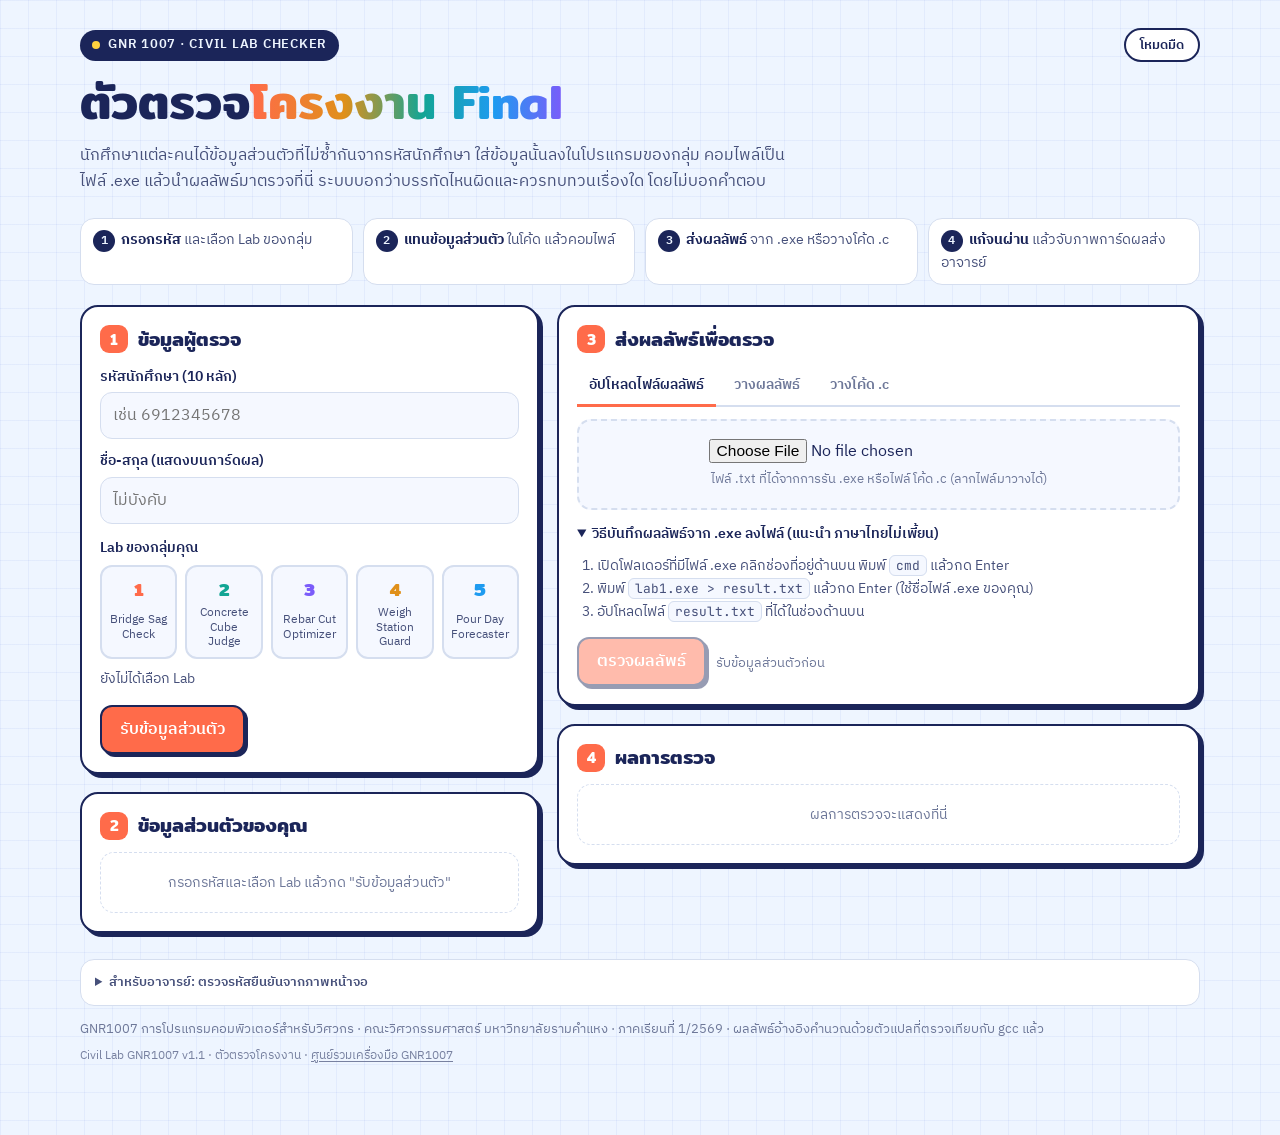
<file: civil_lab_checker.html>
<!doctype html>
<html lang="th">
<head>
<meta charset="utf-8">
<meta name="viewport" content="width=device-width,initial-scale=1">
<title>ตัวตรวจโครงงาน Final</title>
<meta name="description" content="GNR1007 Civil Lab Checker: ตรวจผลลัพธ์โปรแกรมโครงงาน Final ด้วยข้อมูลส่วนตัวของนักศึกษาแต่ละคน">
<link rel="preconnect" href="https://fonts.googleapis.com">
<link rel="preconnect" href="https://fonts.gstatic.com" crossorigin>
<link rel="stylesheet" href="https://fonts.googleapis.com/css2?family=Mitr:wght@500;600&family=IBM+Plex+Sans+Thai:wght@400;500;600&family=JetBrains+Mono:wght@400;600&display=swap">
<style>
:root{
  --ink:#1B2559;--ink2:#46507A;--mute:#6E7899;--paper:#EEF5FF;--card:#FFFFFF;--line:#D5DEEF;--soft:#F5F8FF;
  --term:#14204A;--termtx:#DDE6FF;--shadow:#1B2559;
  --c1:#FF6B4A;--c2:#12A594;--c3:#7B5CFA;--c4:#E0901A;--c5:#1E9BF0;
  --ok:#128A5E;--okbg:#E3F7EE;--no:#C8283E;--nobg:#FDE8EB;--warn:#9A6400;--warnbg:#FFF4D6;
  --display:"Mitr","IBM Plex Sans Thai",system-ui,sans-serif;--body:"IBM Plex Sans Thai",system-ui,sans-serif;--mono:"JetBrains Mono",ui-monospace,Consolas,monospace;
  --acc:var(--c1);color-scheme:light;
}
@media (prefers-color-scheme:dark){:root:not([data-theme="light"]){
  --ink:#E6ECFF;--ink2:#B8C3E8;--mute:#8A96C0;--paper:#0E1430;--card:#172048;--line:#2C3870;--soft:#1C2757;
  --term:#0A0F26;--termtx:#DDE6FF;--shadow:#050818;
  --ok:#4FD69C;--okbg:#0F3A2C;--no:#FF7A8C;--nobg:#431A26;--warn:#FFC857;--warnbg:#3A2E10;color-scheme:dark}}
:root[data-theme="dark"]{
  --ink:#E6ECFF;--ink2:#B8C3E8;--mute:#8A96C0;--paper:#0E1430;--card:#172048;--line:#2C3870;--soft:#1C2757;
  --term:#0A0F26;--termtx:#DDE6FF;--shadow:#050818;
  --ok:#4FD69C;--okbg:#0F3A2C;--no:#FF7A8C;--nobg:#431A26;--warn:#FFC857;--warnbg:#3A2E10;color-scheme:dark}
*{box-sizing:border-box}
body{margin:0;background:var(--paper);color:var(--ink);font-family:var(--body);font-size:15.5px;line-height:1.65;padding:0 16px 56px;
  background-image:linear-gradient(rgba(37,70,216,.06) 1px,transparent 1px),linear-gradient(90deg,rgba(37,70,216,.06) 1px,transparent 1px);background-size:28px 28px}
.wrap{max-width:1120px;margin:0 auto}
h1,h2,h3{font-family:var(--display);font-weight:600;margin:0;line-height:1.3;text-wrap:balance}
button,select,input,textarea{font-family:inherit;font-size:inherit;color:inherit}
:focus-visible{outline:3px solid var(--acc);outline-offset:2px}
code,.mono{font-family:var(--mono);font-size:.92em}
.hero{padding:30px 0 18px;display:grid;gap:10px;position:relative}
.tag{display:inline-flex;width:max-content;max-width:100%;align-items:center;gap:8px;background:var(--ink);color:var(--paper);font-size:12.5px;font-weight:600;letter-spacing:.06em;padding:5px 12px;border-radius:999px}
.tag i{width:8px;height:8px;border-radius:50%;background:#FFD23F;display:inline-block}
.hero h1{font-size:clamp(1.8rem,4.6vw,3rem)}
.hero h1 b{font-weight:600;background:linear-gradient(90deg,var(--c1),var(--c4) 30%,var(--c2) 55%,var(--c5) 78%,var(--c3));-webkit-background-clip:text;background-clip:text;color:transparent}
.hero p{max-width:72ch;color:var(--ink2);margin:0}
.theme{position:absolute;top:28px;right:0;border:2px solid var(--ink);background:var(--card);border-radius:999px;padding:4px 14px;cursor:pointer;font-weight:600;font-size:13px}
.jsoff{background:var(--nobg);color:var(--no);border:2px solid var(--no);border-radius:14px;padding:12px 16px;margin:0 0 16px;font-size:14.5px}
.jsoff code{background:var(--card);padding:1px 6px;border-radius:6px}
.steps{display:grid;grid-template-columns:repeat(4,1fr);gap:10px;margin:6px 0 20px;padding:0;list-style:none;counter-reset:s}
.steps li{background:var(--card);border:1.5px solid var(--line);border-radius:14px;padding:10px 12px;font-size:13.5px;color:var(--ink2);counter-increment:s}
.steps li::before{content:counter(s);display:inline-grid;place-items:center;width:22px;height:22px;border-radius:50%;background:var(--ink);color:var(--paper);font-weight:600;font-size:12px;margin-right:6px}
.steps b{color:var(--ink)}
.grid{display:grid;grid-template-columns:minmax(0,5fr) minmax(0,7fr);gap:18px;align-items:start}
.grid>div{min-width:0}
.card{background:var(--card);border:2px solid var(--ink);border-radius:18px;padding:18px;box-shadow:4px 4px 0 var(--shadow);min-width:0}
.card+.card{margin-top:18px}
.card h2{font-size:1.2rem;display:flex;align-items:center;gap:10px;margin-bottom:12px}
.card h2 .n{display:inline-grid;place-items:center;width:28px;height:28px;border-radius:9px;background:var(--acc);color:#fff;font-size:15px;flex:none}
label.f{display:block;font-weight:600;font-size:14px;margin:10px 0 4px}
input[type=text],textarea{width:100%;border:1.5px solid var(--line);background:var(--soft);border-radius:12px;padding:10px 12px}
input[type=text]:focus,textarea:focus{border-color:var(--acc);outline:none}
.hint{font-size:13px;color:var(--mute);margin-top:4px}
.labs{display:grid;grid-template-columns:repeat(5,1fr);gap:8px}
.lab{all:unset;cursor:pointer;border:2px solid var(--line);border-radius:12px;padding:8px 6px;text-align:center;display:grid;gap:2px;background:var(--soft)}
.lab b{font-family:var(--display);font-size:18px;color:var(--mc)}
.lab span{font-size:11.5px;line-height:1.25;color:var(--ink2)}
.lab[aria-checked="true"]{background:var(--mc);border-color:var(--mc)}
.lab[aria-checked="true"] b,.lab[aria-checked="true"] span{color:#fff}
.lab:focus-visible{outline:3px solid var(--mc);outline-offset:2px}
.labname{margin-top:8px;font-size:14px;color:var(--ink2)}
.btn{border:2px solid var(--ink);background:var(--acc);color:#fff;font-weight:600;border-radius:12px;padding:10px 18px;cursor:pointer;box-shadow:3px 3px 0 var(--shadow)}
.btn:active{transform:translate(2px,2px);box-shadow:1px 1px 0 var(--shadow)}
.btn[disabled]{opacity:.45;cursor:not-allowed}
.btn.ghost{background:var(--card);color:var(--ink)}
.row{display:flex;gap:10px;flex-wrap:wrap;align-items:center;margin-top:14px}
.msg{margin-top:10px;font-size:14px;padding:8px 12px;border-radius:10px;background:var(--nobg);color:var(--no);display:none}
.msg.show{display:block}
.term{background:var(--term);color:var(--termtx);border-radius:14px;padding:14px 16px;font-family:var(--mono);font-size:13.5px;white-space:pre;overflow-x:auto;line-height:1.55}
#dataTerm{white-space:pre-wrap;overflow-wrap:anywhere}
.term .k{color:#8FB4FF}.term .v{color:#FFD58A}
.meta{display:flex;flex-wrap:wrap;gap:6px 14px;font-size:13px;color:var(--ink2);margin-top:10px}
.empty{color:var(--mute);font-size:14px;border:1.5px dashed var(--line);border-radius:14px;padding:18px;text-align:center}
.tabs{display:flex;gap:6px;flex-wrap:wrap;border-bottom:2px solid var(--line);margin-bottom:12px}
.tab{all:unset;cursor:pointer;padding:8px 12px;font-weight:600;font-size:14px;color:var(--mute);border-bottom:3px solid transparent;margin-bottom:-2px}
.tab[aria-selected="true"]{color:var(--ink);border-bottom-color:var(--acc)}
.tab:focus-visible{outline:3px solid var(--acc)}
.pane[hidden]{display:none}
.drop{border:2px dashed var(--line);border-radius:14px;padding:18px;text-align:center;background:var(--soft)}
.drop.over{border-color:var(--acc)}
.drop input{max-width:100%}
textarea{font-family:var(--mono);font-size:13px;min-height:190px;resize:vertical;white-space:pre;overflow-wrap:normal}
details.how{margin-top:12px;font-size:14px;color:var(--ink2)}
details.how summary{cursor:pointer;font-weight:600;color:var(--ink)}
details.how ol{margin:8px 0 0;padding-left:20px}
details.how code{background:var(--soft);border:1px solid var(--line);border-radius:6px;padding:1px 6px}
.sum{display:grid;grid-template-columns:auto 1fr;gap:14px;align-items:center;padding:14px;border-radius:14px}
.sum.ok{background:var(--okbg)}.sum.no{background:var(--nobg)}.sum.warn{background:var(--warnbg)}
.big{font-family:var(--display);font-size:2rem;line-height:1}
.sum.ok .big{color:var(--ok)}.sum.no .big{color:var(--no)}.sum.warn .big{color:var(--warn)}
.bar{height:10px;border-radius:99px;background:var(--line);overflow:hidden;margin-top:6px}
.bar i{display:block;height:100%;background:var(--ok)}
ul.items{list-style:none;padding:0;margin:14px 0 0;display:grid;gap:8px}
ul.items li{border:1.5px solid var(--line);border-radius:12px;padding:8px 12px;font-size:14px}
ul.items li.bad{border-color:var(--no);background:var(--nobg)}
ul.items .t{font-weight:600;display:flex;justify-content:space-between;gap:10px}
ul.items .st{font-size:12.5px;font-weight:600;white-space:nowrap}
ul.items li.good .st{color:var(--ok)}ul.items li.bad .st{color:var(--no)}
ul.items ul{margin:4px 0 0;padding-left:18px;color:var(--ink)}
.notes{margin-top:12px;font-size:14px;color:var(--warn);background:var(--warnbg);border-radius:10px;padding:8px 12px}
.notes:empty{display:none}
.good-list{font-size:13px;color:var(--mute);margin-top:8px}
.rcard{margin-top:16px;border:2px solid var(--ink);border-radius:16px;padding:16px;background:linear-gradient(135deg,var(--soft),var(--card));position:relative}
.rcard h3{font-size:1rem;color:var(--ink2);letter-spacing:.03em}
.rcard dl{display:grid;grid-template-columns:auto 1fr;gap:4px 14px;margin:10px 0 0;font-size:14.5px}
.rcard dt{color:var(--mute)}.rcard dd{margin:0;font-weight:600;overflow-wrap:anywhere}
.stamp{position:absolute;top:14px;right:14px;font-family:var(--display);font-size:1.05rem;padding:4px 12px;border-radius:10px;border:2px solid currentColor;transform:rotate(-4deg)}
.stamp.ok{color:var(--ok)}.stamp.no{color:var(--no)}
.vcode{font-family:var(--mono);font-size:1.15rem;letter-spacing:.12em;color:var(--acc)}
.shot{font-size:13px;color:var(--mute);margin-top:8px}
footer{margin-top:26px;font-size:13px;color:var(--mute)}
footer details{background:var(--card);border:1.5px solid var(--line);border-radius:14px;padding:12px 14px}
footer summary{cursor:pointer;font-weight:600;color:var(--ink2)}
.vgrid{display:grid;grid-template-columns:repeat(auto-fill,minmax(150px,1fr));gap:8px;margin-top:10px}
.vgrid input,.vgrid select{width:100%;border:1.5px solid var(--line);background:var(--soft);border-radius:10px;padding:8px}
@media (max-width:900px){.grid{grid-template-columns:1fr}.steps{grid-template-columns:repeat(2,1fr)}}
@media (max-width:520px){.labs{grid-template-columns:repeat(5,minmax(0,1fr));gap:5px}.lab span{display:none}.theme{position:static;justify-self:start}.steps{grid-template-columns:1fr}.card{padding:14px}.big{font-size:1.6rem}.stamp{position:static;display:inline-block;margin-bottom:6px}}
</style>
</head>
<body>
<div class="wrap">
<header class="hero">
  <span class="tag"><i></i>GNR 1007 · CIVIL LAB CHECKER</span>
  <h1>ตัวตรวจ<b>โครงงาน Final</b></h1>
  <p>นักศึกษาแต่ละคนได้ข้อมูลส่วนตัวที่ไม่ซ้ำกันจากรหัสนักศึกษา ใส่ข้อมูลนั้นลงในโปรแกรมของกลุ่ม คอมไพล์เป็นไฟล์ .exe แล้วนำผลลัพธ์มาตรวจที่นี่ ระบบบอกว่าบรรทัดไหนผิดและควรทบทวนเรื่องใด โดยไม่บอกคำตอบ</p>
  <button class="theme" id="themeBtn" type="button" aria-label="สลับโหมดสว่างและมืด">โหมดมืด</button>
</header>
<div class="jsoff" id="jsOff" role="alert"><b>หน้านี้ยังไม่พร้อมใช้งาน:</b> เบราว์เซอร์ไม่ได้รันสคริปต์ของหน้า (มักเกิดเมื่อเปิดในหน้าต่างแสดงตัวอย่างไฟล์) ให้เปิดไฟล์ <code>civil_lab_checker.html</code> ด้วย Google Chrome หรือ Microsoft Edge โดยคลิกขวาที่ไฟล์ แล้วเลือก Open with<div id="jsErr" class="mono"></div></div>
<ol class="steps">
  <li><b>กรอกรหัส</b> และเลือก Lab ของกลุ่ม</li>
  <li><b>แทนข้อมูลส่วนตัว</b> ในโค้ด แล้วคอมไพล์</li>
  <li><b>ส่งผลลัพธ์</b> จาก .exe หรือวางโค้ด .c</li>
  <li><b>แก้จนผ่าน</b> แล้วจับภาพการ์ดผลส่งอาจารย์</li>
</ol>
<main class="grid">
  <div>
    <section class="card" aria-labelledby="h1s">
      <h2 id="h1s"><span class="n">1</span>ข้อมูลผู้ตรวจ</h2>
      <label class="f" for="sid">รหัสนักศึกษา (10 หลัก)</label>
      <input type="text" id="sid" inputmode="numeric" autocomplete="off" maxlength="10" placeholder="เช่น 6912345678">
      <label class="f" for="nick">ชื่อ-สกุล (แสดงบนการ์ดผล)</label>
      <input type="text" id="nick" autocomplete="name" maxlength="60" placeholder="ไม่บังคับ">
      <div class="f" style="font-weight:600;font-size:14px;margin:12px 0 6px" id="labLbl">Lab ของกลุ่มคุณ</div>
      <div class="labs" role="radiogroup" aria-labelledby="labLbl" id="labs"><button type="button" class="lab" role="radio" aria-checked="false" data-no="1" style="--mc:var(--c1)" aria-label="Lab 1 สะพานนี้ยังไหวไหม"><b>1</b><span>Bridge Sag Check</span></button><button type="button" class="lab" role="radio" aria-checked="false" data-no="2" style="--mc:var(--c2)" aria-label="Lab 2 ก้อนปูนสอบตก"><b>2</b><span>Concrete Cube Judge</span></button><button type="button" class="lab" role="radio" aria-checked="false" data-no="3" style="--mc:var(--c3)" aria-label="Lab 3 เหล็กเส้นไม่เหลือเศษ"><b>3</b><span>Rebar Cut Optimizer</span></button><button type="button" class="lab" role="radio" aria-checked="false" data-no="4" style="--mc:var(--c4)" aria-label="Lab 4 ด่านชั่งพิทักษ์สะพาน"><b>4</b><span>Weigh Station Guard</span></button><button type="button" class="lab" role="radio" aria-checked="false" data-no="5" style="--mc:var(--c5)" aria-label="Lab 5 นักพยากรณ์หน้าไซต์"><b>5</b><span>Pour Day Forecaster</span></button></div>
      <div class="labname" id="labName"></div>
      <div class="row"><button class="btn" id="genBtn" type="button">รับข้อมูลส่วนตัว</button></div>
      <div class="msg" id="idMsg" role="alert"></div>
    </section>
    <section class="card" aria-labelledby="h2s">
      <h2 id="h2s"><span class="n">2</span>ข้อมูลส่วนตัวของคุณ</h2>
      <div id="dataBox"><div class="empty">กรอกรหัสและเลือก Lab แล้วกด "รับข้อมูลส่วนตัว"</div></div>
    </section>
  </div>
  <div>
    <section class="card" aria-labelledby="h3s">
      <h2 id="h3s"><span class="n">3</span>ส่งผลลัพธ์เพื่อตรวจ</h2>
      <div class="tabs" role="tablist">
        <button class="tab" role="tab" id="t-file" aria-selected="true" aria-controls="p-file">อัปโหลดไฟล์ผลลัพธ์</button>
        <button class="tab" role="tab" id="t-paste" aria-selected="false" aria-controls="p-paste">วางผลลัพธ์</button>
        <button class="tab" role="tab" id="t-src" aria-selected="false" aria-controls="p-src">วางโค้ด .c</button>
      </div>
      <div class="pane" id="p-file" role="tabpanel" aria-labelledby="t-file">
        <div class="drop" id="drop">
          <input type="file" id="file" accept=".txt,.c,.exe,text/plain" aria-label="เลือกไฟล์ผลลัพธ์ .txt หรือโค้ด .c">
          <div class="hint">ไฟล์ .txt ที่ได้จากการรัน .exe หรือไฟล์โค้ด .c (ลากไฟล์มาวางได้)</div>
        </div>
        <div class="hint" id="fileInfo"></div>
        <details class="how" open><summary>วิธีบันทึกผลลัพธ์จาก .exe ลงไฟล์ (แนะนำ ภาษาไทยไม่เพี้ยน)</summary>
          <ol><li>เปิดโฟลเดอร์ที่มีไฟล์ .exe คลิกช่องที่อยู่ด้านบน พิมพ์ <code>cmd</code> แล้วกด Enter</li>
          <li>พิมพ์ <code id="cmdEg">lab1.exe &gt; result.txt</code> แล้วกด Enter (ใช้ชื่อไฟล์ .exe ของคุณ)</li>
          <li>อัปโหลดไฟล์ <code>result.txt</code> ที่ได้ในช่องด้านบน</li></ol></details>
      </div>
      <div class="pane" id="p-paste" role="tabpanel" aria-labelledby="t-paste" hidden>
        <label class="f" for="outTxt">คัดลอกข้อความทั้งหมดจากหน้าต่างผลลัพธ์ของ .exe มาวาง</label>
        <textarea id="outTxt" spellcheck="false" placeholder="=== ..."></textarea>
        <div class="hint">ถ้าภาษาไทยในหน้าต่างผลลัพธ์เป็นตัวอักษรเพี้ยน ระบบจะตรวจได้แค่ตัวเลข ให้ใช้วิธีบันทึกลงไฟล์แทน หรือพิมพ์ <code>chcp 65001</code> ก่อนรันโปรแกรม</div>
      </div>
      <div class="pane" id="p-src" role="tabpanel" aria-labelledby="t-src" hidden>
        <label class="f" for="srcTxt">วางโค้ดภาษา C ทั้งไฟล์ ระบบจะรันในเบราว์เซอร์แล้วตรวจผล</label>
        <textarea id="srcTxt" spellcheck="false" placeholder="#include &lt;stdio.h&gt;"></textarea>
        <div class="hint">ตัวแปลในเบราว์เซอร์รองรับเนื้อหาบทที่ 1-7a และ 10 (ไม่รองรับ scanf, ไฟล์, pointer) และจำลองการตัดเศษ int, float 4 ไบต์, การปัดเศษของ printf ให้เหมือน gcc</div>
      </div>
      <div class="row"><button class="btn" id="chkBtn" type="button" disabled>ตรวจผลลัพธ์</button><span class="hint" id="chkHint">รับข้อมูลส่วนตัวก่อน</span></div>
      <div class="msg" id="chkMsg" role="alert"></div>
    </section>
    <section class="card" aria-labelledby="h4s" id="resCard">
      <h2 id="h4s"><span class="n">4</span>ผลการตรวจ</h2>
      <div id="resBox" aria-live="polite"><div class="empty">ผลการตรวจจะแสดงที่นี่</div></div>
    </section>
  </div>
</main>
<footer>
  <details><summary>สำหรับอาจารย์: ตรวจรหัสยืนยันจากภาพหน้าจอ</summary>
    <div class="vgrid">
      <input type="text" id="vSid" placeholder="รหัสนักศึกษา" aria-label="รหัสนักศึกษา">
      <select id="vLab" aria-label="Lab"><option value="1">Lab 1</option><option value="2">Lab 2</option><option value="3">Lab 3</option><option value="4">Lab 4</option><option value="5">Lab 5</option></select>
      <input type="text" id="vScore" placeholder="คะแนน เช่น 12/12" aria-label="คะแนน">
      <input type="text" id="vTime" placeholder="เวลาตรวจ ตามการ์ด" aria-label="เวลาตรวจ">
      <select id="vMode" aria-label="วิธีส่ง"><option value="file">ไฟล์ผลลัพธ์</option><option value="paste">วางผลลัพธ์</option><option value="src">รันโค้ด .c</option></select>
      <button class="btn ghost" id="vBtn" type="button">คำนวณรหัส</button>
    </div>
    <div style="margin-top:8px">รหัสที่ถูกต้อง: <span class="vcode" id="vOut">-</span> <span id="vData"></span></div>
    <p>รหัสยืนยันคำนวณจากรหัสนักศึกษา Lab คะแนน เวลา และวิธีส่ง หากนักศึกษาแก้ไขตัวเลขในภาพ รหัสจะไม่ตรง (เป็นการป้องกันเบื้องต้น ไม่ใช่การรับรองขั้นสูง) ช่องนี้ยังแสดงข้อมูลส่วนตัวของนักศึกษาคนนั้นเพื่อใช้เทียบกับโค้ดที่ส่ง</p>
  </details>
  <p>GNR1007 การโปรแกรมคอมพิวเตอร์สำหรับวิศวกร · คณะวิศวกรรมศาสตร์ มหาวิทยาลัยรามคำแหง · ภาคเรียนที่ 1/2569 · ผลลัพธ์อ้างอิงคำนวณด้วยตัวแปลที่ตรวจเทียบกับ gcc แล้ว<span style="display:block;margin-top:6px;font-size:.92em;opacity:.92">Civil Lab GNR1007 v1.1 · ตัวตรวจโครงงาน · <a href="https://kalahad.github.io/gnr1007/" style="color:inherit;text-decoration:underline;text-underline-offset:2px">ศูนย์รวมเครื่องมือ GNR1007</a></span></p>
</footer>
</div>
<script>window.onerror=function(m,s,l){var e=document.getElementById("jsErr");if(e)e.textContent="รายละเอียดข้อผิดพลาด: "+m+" (บรรทัด "+l+")";};</script>
<script>
/* MiniC — ตัวแปลภาษาซีชุดย่อยสำหรับ GNR1007 (บทที่ 1-7a, 10)
   รองรับ: int float double char void, อาร์เรย์ 1 มิติ, ฟังก์ชัน, if/else, switch,
   for/while/do-while, break/continue/return, ++/--, cast, printf/puts
   จำลองพฤติกรรมภาษา C: int 32 บิตตัดเศษ, char วนรอบ, float 4 ไบต์, printf ปัดแบบ half-to-even */
(function(root){
'use strict';

/* ---------- Lexer ---------- */
var KW = ['int','float','double','char','void','if','else','for','while','do','switch','case',
          'default','break','continue','return','long','short','unsigned','signed','const'];
function lex(src){
  var t=[], i=0, line=1, n=src.length;
  function err(m){ throw {line:line, msg:m}; }
  while(i<n){
    var c=src[i];
    if(c==='\n'){ line++; i++; continue; }
    if(c===' '||c==='\t'||c==='\r'){ i++; continue; }
    if(c==='/'&&src[i+1]==='/'){ while(i<n&&src[i]!=='\n') i++; continue; }
    if(c==='/'&&src[i+1]==='*'){ i+=2; while(i<n&&!(src[i]==='*'&&src[i+1]==='/')){ if(src[i]==='\n')line++; i++; } i+=2; continue; }
    if(c==='#'){ while(i<n&&src[i]!=='\n') i++; continue; }
    if(c==='"'){
      var s='', j=i+1;
      while(j<n&&src[j]!=='"'){
        if(src[j]==='\\'){ s+=esc(src[j+1]); j+=2; } else { s+=src[j]; j++; }
      }
      if(j>=n) err('สตริงเปิดแล้วไม่ได้ปิดด้วยเครื่องหมาย "');
      t.push({k:'str',v:s,line:line}); i=j+1; continue;
    }
    if(c==="'"){
      var ch, j2=i+1;
      if(src[j2]==='\\'){ ch=esc(src[j2+1]); j2+=2; } else { ch=src[j2]; j2++; }
      if(src[j2]!=="'") err("อักขระใน ' ' ต้องมีตัวเดียว");
      t.push({k:'num',v:ch.charCodeAt(0),isInt:true,line:line}); i=j2+1; continue;
    }
    if(/[0-9]/.test(c)||(c==='.'&&/[0-9]/.test(src[i+1]||''))){
      var j3=i, dot=false;
      while(j3<n&&(/[0-9]/.test(src[j3])||(src[j3]==='.'&&!dot))){ if(src[j3]==='.')dot=true; j3++; }
      var txt=src.slice(i,j3), suf=false;
      if(src[j3]==='f'||src[j3]==='F'){ suf=true; j3++; }
      else if(src[j3]==='L'||src[j3]==='l'||src[j3]==='u'||src[j3]==='U'){ j3++; }
      t.push({k:'num',v:parseFloat(txt),isInt:(!dot&&!suf),isF:suf,line:line}); i=j3; continue;
    }
    if(/[A-Za-z_]/.test(c)){
      var j4=i; while(j4<n&&/[A-Za-z0-9_]/.test(src[j4])) j4++;
      var w=src.slice(i,j4);
      t.push({k:KW.indexOf(w)>=0?'kw':'id',v:w,line:line}); i=j4; continue;
    }
    var three=src.substr(i,3), two=src.substr(i,2);
    if(['<<=','>>='].indexOf(three)>=0){ t.push({k:'op',v:three,line:line}); i+=3; continue; }
    if(['==','!=','<=','>=','&&','||','++','--','+=','-=','*=','/=','%=','->','<<','>>'].indexOf(two)>=0){
      t.push({k:'op',v:two,line:line}); i+=2; continue;
    }
    if('+-*/%=<>!&|^~?:;,(){}[]'.indexOf(c)>=0){ t.push({k:'op',v:c,line:line}); i++; continue; }
    err('พบอักขระที่ไม่รู้จัก: '+c);
  }
  t.push({k:'eof',v:'',line:line});
  return t;
  function esc(e){ return {'n':'\n','t':'\t','r':'\r','0':'\0','\\':'\\','"':'"',"'":"'"}[e]!==undefined?
    {'n':'\n','t':'\t','r':'\r','0':'\0','\\':'\\','"':'"',"'":"'"}[e]:e; }
}

/* ---------- Parser ---------- */
function parse(tokens){
  var p=0;
  function tk(){ return tokens[p]; }
  function at(k,v){ var x=tokens[p]; return x.k===k&&(v===undefined||x.v===v); }
  function eat(k,v){ if(!at(k,v)) fail((v||k)); return tokens[p++]; }
  function opt(k,v){ if(at(k,v)){ p++; return true; } return false; }
  function fail(what){ throw {line:tokens[p].line, msg:'คาดว่าจะเจอ '+what+' แต่เจอ "'+(tokens[p].v||'จบไฟล์')+'"'}; }
  var TYPES=['int','float','double','char','void'];
  function isType(){
    var i=p;
    while(tokens[i].k==='kw'&&['const','unsigned','signed','short','long'].indexOf(tokens[i].v)>=0) i++;
    return tokens[i].k==='kw'&&TYPES.indexOf(tokens[i].v)>=0;
  }
  function readType(){
    while(at('kw','const')||at('kw','unsigned')||at('kw','signed')||at('kw','short')||at('kw','long')) p++;
    var t=eat('kw').v;
    while(at('kw','long')||at('kw','int')) p++;
    return t;
  }
  function program(){
    var decls=[];
    while(!at('eof')){
      if(!isType()) fail('ชนิดข้อมูล เช่น int หรือ float');
      var line=tk().line, ty=readType(), name=eat('id').v;
      if(at('op','(')){
        p++; var params=[];
        if(!at('op',')')){
          do{
            if(at('kw','void')&&tokens[p+1].k==='op'&&tokens[p+1].v===')'){ p++; break; }
            var pt=readType(), pn=eat('id').v, arr=false;
            if(opt('op','[')){ arr=true; if(!at('op',']')) expr(); eat('op',']'); }
            params.push({type:pt,name:pn,isArr:arr});
          }while(opt('op',','));
        }
        eat('op',')');
        if(opt('op',';')) continue;              /* prototype */
        var body=block();
        decls.push({kind:'func',type:ty,name:name,params:params,body:body,line:line});
      } else {
        p--; /* rewind name */ tokens[p]={k:'id',v:name,line:line};
        decls.push({kind:'gvar',decl:varDecl(ty,line)});
      }
    }
    return decls;
  }
  function varDecl(ty,line){
    var items=[];
    do{
      var name=eat('id').v, size=null, init=null, isArr=false;
      if(opt('op','[')){ isArr=true; if(!at('op',']')) size=expr(); eat('op',']'); }
      if(opt('op','=')){
        if(at('op','{')){ p++; var list=[];
          if(!at('op','}')) do{ list.push(expr()); }while(opt('op',','));
          eat('op','}'); init={kind:'initlist',items:list};
        } else init=expr();
      }
      items.push({name:name,size:size,init:init,isArr:isArr});
    }while(opt('op',','));
    eat('op',';');
    return {kind:'decl',type:ty,items:items,line:line};
  }
  function block(){ var line=tk().line; eat('op','{'); var body=[];
    while(!at('op','}')){ if(at('eof')) fail('}'); body.push(stmt()); } eat('op','}');
    return {kind:'block',body:body,line:line};
  }
  function stmt(){
    var line=tk().line;
    if(at('op','{')) return block();
    if(at('op',';')){ p++; return {kind:'empty',line:line}; }
    if(isType()){ var ty=readType(); return varDecl(ty,line); }
    if(at('kw','if')){ p++; eat('op','('); var c=expr(); eat('op',')');
      var th=stmt(), el=null; if(at('kw','else')){ p++; el=stmt(); }
      return {kind:'if',cond:c,then:th,els:el,line:line}; }
    if(at('kw','while')){ p++; eat('op','('); var c2=expr(); eat('op',')');
      return {kind:'while',cond:c2,body:stmt(),line:line}; }
    if(at('kw','do')){ p++; var b=stmt(); eat('kw','while'); eat('op','('); var c3=expr(); eat('op',')'); eat('op',';');
      return {kind:'dowhile',cond:c3,body:b,line:line}; }
    if(at('kw','for')){ p++; eat('op','(');
      var init=null;
      if(at('op',';')) p++;
      else if(isType()){ var t2=readType(); init=varDecl(t2,line); }
      else { init={kind:'exprstmt',expr:expr(),line:line}; eat('op',';'); }
      var cond=at('op',';')?null:expr(); eat('op',';');
      var step=at('op',')')?null:expr(); eat('op',')');
      return {kind:'for',init:init,cond:cond,step:step,body:stmt(),line:line}; }
    if(at('kw','switch')){ p++; eat('op','('); var sx=expr(); eat('op',')'); eat('op','{');
      var cases=[];
      while(!at('op','}')){
        if(at('kw','case')){ p++; var cv=expr(); eat('op',':'); cases.push({test:cv,body:[]}); }
        else if(at('kw','default')){ p++; eat('op',':'); cases.push({test:null,body:[]}); }
        else { if(!cases.length) fail('case หรือ default'); cases[cases.length-1].body.push(stmt()); }
      }
      eat('op','}');
      return {kind:'switch',disc:sx,cases:cases,line:line}; }
    if(at('kw','break')){ p++; eat('op',';'); return {kind:'break',line:line}; }
    if(at('kw','continue')){ p++; eat('op',';'); return {kind:'continue',line:line}; }
    if(at('kw','return')){ p++; var rv=at('op',';')?null:expr(); eat('op',';'); return {kind:'return',expr:rv,line:line}; }
    var e=expr(); eat('op',';'); return {kind:'exprstmt',expr:e,line:line};
  }
  /* expressions */
  function expr(){ return assign(); }
  function assign(){
    var left=ternary();
    if(at('op','=')||at('op','+=')||at('op','-=')||at('op','*=')||at('op','/=')||at('op','%=')){
      var op=tokens[p++].v, right=assign();
      return {kind:'assign',op:op,target:left,value:right};
    }
    return left;
  }
  function ternary(){ var c=logor();
    if(at('op','?')){ p++; var a=expr(); eat('op',':'); var b=ternary(); return {kind:'cond',cond:c,a:a,b:b}; }
    return c; }
  function bin(next,ops){ return function(){ var l=next();
      while(tk().k==='op'&&ops.indexOf(tk().v)>=0){ var o=tokens[p++].v; l={kind:'bin',op:o,l:l,r:next()}; }
      return l; }; }
  var mul, add, rel, eq, and2, or2, logand, logor;
  function unary(){
    var line=tk().line;
    if(at('op','-')){ p++; return {kind:'neg',e:unary()}; }
    if(at('op','+')){ p++; return unary(); }
    if(at('op','!')){ p++; return {kind:'not',e:unary()}; }
    if(at('op','++')||at('op','--')){ var o=tokens[p++].v; return {kind:'pre',op:o,e:unary(),line:line}; }
    if(at('op','(')&&tokens[p+1].k==='kw'&&['int','float','double','char'].indexOf(tokens[p+1].v)>=0
       &&tokens[p+2].k==='op'&&tokens[p+2].v===')'){
      p++; var ct=eat('kw').v; eat('op',')'); return {kind:'cast',to:ct,e:unary()};
    }
    return postfix();
  }
  function postfix(){
    var e=primary();
    for(;;){
      if(at('op','[')){ p++; var ix=expr(); eat('op',']'); e={kind:'index',arr:e,index:ix}; }
      else if(at('op','++')||at('op','--')){ var o=tokens[p++].v; e={kind:'post',op:o,e:e}; }
      else break;
    }
    return e;
  }
  function primary(){
    var t=tk(), line=t.line;
    if(t.k==='num'){ p++; return {kind:'num',v:t.v,isInt:t.isInt,isF:t.isF}; }
    if(t.k==='str'){ p++; return {kind:'str',v:t.v}; }
    if(t.k==='id'){ p++;
      if(at('op','(')){ p++; var args=[];
        if(!at('op',')')) do{ args.push(expr()); }while(opt('op',','));
        eat('op',')'); return {kind:'call',name:t.v,args:args,line:line}; }
      return {kind:'var',name:t.v,line:line};
    }
    if(at('op','(')){ p++; var e=expr(); eat('op',')'); return e; }
    fail('ค่าหรือชื่อตัวแปร');
  }
  mul=bin(unary,['*','/','%']); add=bin(mul,['+','-']); rel=bin(add,['<','<=','>','>=']);
  eq=bin(rel,['==','!=']); and2=bin(eq,['&']); or2=bin(and2,['|']);
  logand=bin(or2,['&&']); logor=bin(logand,['||']);
  return program();
}

/* ---------- Runtime ---------- */
var i32 = function(x){ return x|0; };
var i8  = function(x){ x=x|0; x=x&255; return x>127?x-256:x; };
var f32 = Math.fround;
function trunc(x){ return x<0?Math.ceil(x):Math.floor(x); }

function fmtF(v,prec,plus,space){
  v=f32(v);
  if(!isFinite(v)) return String(v);
  var neg=v<0||(v===0&&1/v<0), a=Math.abs(v), s=a.toFixed(20);
  var dot=s.indexOf('.'), digits=s.replace('.',''), keep=dot+prec;
  var head=digits.slice(0,keep)||'0', tail=digits.slice(keep), up;
  var first=tail[0];
  if(first===undefined) up=false;
  else if(first>'5') up=true;
  else if(first<'5') up=false;
  else up=/[1-9]/.test(tail.slice(1))?true:(parseInt(head[head.length-1]||'0',10)%2===1);
  var n=(BigInt(head||'0')+(up?1n:0n)).toString().padStart(prec+1,'0');
  var out=prec>0?(n.slice(0,n.length-prec)+'.'+n.slice(n.length-prec)):n;
  return (neg?'-':(plus?'+':(space?' ':'')))+out;
}
function fmtI(v,plus,space){
  v=Math.trunc(v); var s=String(Math.abs(v));
  return (v<0?'-':(plus?'+':(space?' ':'')))+s;
}
function pad(s,width,left,zero){
  if(!width||s.length>=width) return s;
  var f=(zero&&!left)?'0':' ', p=new Array(width-s.length+1).join(f);
  if(left) return s+new Array(width-s.length+1).join(' ');
  if(zero&&(s[0]==='-'||s[0]==='+')) return s[0]+p+s.slice(1);
  return p+s;
}
function doPrintf(fmt,args){
  var out='', ai=0, i=0;
  while(i<fmt.length){
    var c=fmt[i];
    if(c!=='%'){ out+=c; i++; continue; }
    i++;
    if(fmt[i]==='%'){ out+='%'; i++; continue; }
    var left=false, zero=false, plus=false, space=false;
    while('-0+ #'.indexOf(fmt[i])>=0){
      if(fmt[i]==='-')left=true; else if(fmt[i]==='0')zero=true;
      else if(fmt[i]==='+')plus=true; else if(fmt[i]===' ')space=true;
      i++;
    }
    var w=''; while(/[0-9]/.test(fmt[i])) w+=fmt[i++];
    var prec=null;
    if(fmt[i]==='.'){ i++; var pr=''; while(/[0-9]/.test(fmt[i])) pr+=fmt[i++]; prec=pr===''?0:parseInt(pr,10); }
    while('lhLz'.indexOf(fmt[i])>=0) i++;
    var conv=fmt[i++], v=args[ai++], s;
    if(conv==='d'||conv==='i') s=fmtI(v,plus,space);
    else if(conv==='u') s=fmtI(Math.abs(Math.trunc(v)),plus,space);
    else if(conv==='f'||conv==='F') s=fmtF(v,prec===null?6:prec,plus,space);
    else if(conv==='c') s=String.fromCharCode(Math.trunc(v)&255);
    else if(conv==='s') s=String(v);
    else if(conv==='%'){ s='%'; ai--; }
    else s='%'+conv, ai--;
    out+=pad(s,parseInt(w||'0',10),left,zero);
  }
  return out;
}

function Interp(ast,opts){
  opts=opts||{};
  this.ast=ast; this.out=''; this.globals={}; this.funcs={};
  this.inject=opts.inject||{}; this.injected=[]; this.steps=0; this.maxSteps=opts.maxSteps||4000000;
}
var BREAK={b:1}, CONT={c:1};
Interp.prototype.write=function(s){ this.out+=s; if(this.out.length>200000) throw {line:0,msg:'พิมพ์ข้อความเกิน 200000 ตัวอักษร (อาจเกิดลูปไม่รู้จบ)'}; };
Interp.prototype.conv=function(type,v){
  if(type==='int') return i32(trunc(v));
  if(type==='char') return i8(trunc(v));
  if(type==='float') return f32(v);
  return v;
};
Interp.prototype.run=function(){
  var self=this;
  this.ast.forEach(function(d){
    if(d.kind==='func') self.funcs[d.name]=d;
  });
  var genv={vars:this.globals,parent:null};
  this.ast.forEach(function(d){ if(d.kind==='gvar') self.exec(d.decl,genv); });
  if(!this.funcs['main']) throw {line:0,msg:'ไม่พบฟังก์ชัน main'};
  this.callFunc(this.funcs['main'],[]);
  return this.out;
};
Interp.prototype.lookup=function(env,name,line){
  var e=env;
  while(e){ if(Object.prototype.hasOwnProperty.call(e.vars,name)) return e.vars; e=e.parent; }
  throw {line:line,msg:'ไม่รู้จักตัวแปรหรือฟังก์ชันชื่อ '+name};
};
Interp.prototype.callFunc=function(f,args){
  var env={vars:{},parent:{vars:this.globals,parent:null}};
  for(var i=0;i<f.params.length;i++){
    var pm=f.params[i], a=args[i];
    env.vars[pm.name]= pm.isArr ? {arr:a&&a.arr?a.arr:a, type:pm.type}
                                : {v:this.conv(pm.type, a&&a.arr?0:(a===undefined?0:a)), type:pm.type};
  }
  try{ this.exec(f.body,env); }
  catch(e){ if(e&&e.ret!==undefined) return this.conv(f.type,e.ret); throw e; }
  return 0;
};
Interp.prototype.exec=function(n,env){
  if(++this.steps>this.maxSteps) throw {line:n.line||0,msg:'ทำงานเกิน '+this.maxSteps+' ขั้น น่าจะเกิดลูปไม่รู้จบ (Infinite Loop)'};
  var self=this;
  switch(n.kind){
    case 'block': {
      var e2={vars:{},parent:env};
      for(var i=0;i<n.body.length;i++) this.exec(n.body[i],e2);
      return;
    }
    case 'empty': return;
    case 'decl': {
      n.items.forEach(function(it){
        if(it.isArr){
          var size = it.size!==null && it.size!==undefined ? Math.trunc(self.eval(it.size,env)) : null;
          var vals=[];
          if(it.init&&it.init.kind==='initlist') vals=it.init.items.map(function(x){ return self.conv(n.type,self.eval(x,env)); });
          if(Object.prototype.hasOwnProperty.call(self.inject,it.name)){
            var inj=self.inject[it.name];
            if(inj&&inj.length){ vals=inj.map(function(x){ return self.conv(n.type,x); }); self.injected.push(it.name); }
          }
          var len = size!==null ? size : vals.length;
          var arr=new Array(len);
          for(var k=0;k<len;k++) arr[k]= k<vals.length?vals[k]:self.conv(n.type,0);
          env.vars[it.name]={arr:arr,type:n.type};
        } else {
          var v = it.init? self.eval(it.init,env) : 0;
          if(Object.prototype.hasOwnProperty.call(self.inject,it.name)){
            var iv=self.inject[it.name];
            if(typeof iv==='number'){ v=iv; self.injected.push(it.name); }
          }
          env.vars[it.name]={v:self.conv(n.type,v),type:n.type};
        }
      });
      return;
    }
    case 'exprstmt': this.eval(n.expr,env); return;
    case 'if': if(this.truthy(this.eval(n.cond,env))) this.exec(n.then,env); else if(n.els) this.exec(n.els,env); return;
    case 'while':
      while(this.truthy(this.eval(n.cond,env))){
        if(++this.steps>this.maxSteps) throw {line:n.line,msg:'ลูปทำงานเกินขีดจำกัด น่าจะเป็น Infinite Loop'};
        try{ this.exec(n.body,env); }catch(e){ if(e===BREAK) break; if(e!==CONT) throw e; }
      } return;
    case 'dowhile':
      do{
        if(++this.steps>this.maxSteps) throw {line:n.line,msg:'ลูปทำงานเกินขีดจำกัด น่าจะเป็น Infinite Loop'};
        try{ this.exec(n.body,env); }catch(e){ if(e===BREAK) break; if(e!==CONT) throw e; }
      }while(this.truthy(this.eval(n.cond,env)));
      return;
    case 'for': {
      var fe={vars:{},parent:env};
      if(n.init) this.exec(n.init,fe);
      for(;;){
        if(n.cond&&!this.truthy(this.eval(n.cond,fe))) break;
        if(++this.steps>this.maxSteps) throw {line:n.line,msg:'ลูปทำงานเกินขีดจำกัด น่าจะเป็น Infinite Loop'};
        try{ this.exec(n.body,fe); }catch(e){ if(e===BREAK) break; if(e!==CONT) throw e; }
        if(n.step) this.eval(n.step,fe);
      }
      return;
    }
    case 'switch': {
      var d=this.eval(n.disc,env), idx=-1;
      for(var ci=0;ci<n.cases.length;ci++){
        if(n.cases[ci].test!==null && this.eval(n.cases[ci].test,env)===d){ idx=ci; break; }
      }
      if(idx<0) for(var cj=0;cj<n.cases.length;cj++) if(n.cases[cj].test===null){ idx=cj; break; }
      if(idx<0) return;
      var se={vars:{},parent:env};
      try{
        for(var q=idx;q<n.cases.length;q++)
          for(var w2=0;w2<n.cases[q].body.length;w2++) this.exec(n.cases[q].body[w2],se);
      }catch(e){ if(e!==BREAK) throw e; }
      return;
    }
    case 'break': throw BREAK;
    case 'continue': throw CONT;
    case 'return': throw {ret: n.expr? this.eval(n.expr,env) : 0};
    default: throw {line:n.line||0,msg:'คำสั่งชนิด '+n.kind+' ยังไม่รองรับ'};
  }
};
Interp.prototype.truthy=function(v){ return v!==0; };
Interp.prototype.lvalue=function(n,env){
  var self=this;
  if(n.kind==='var'){ var sc=this.lookup(env,n.name,n.line); var cell=sc[n.name];
    return {get:function(){ return cell.v; }, set:function(x){ cell.v=self.conv(cell.type,x); }, type:cell.type}; }
  if(n.kind==='index'){
    if(n.arr.kind!=='var') throw {line:0,msg:'รองรับเฉพาะอาร์เรย์ 1 มิติแบบ a[i]'};
    var sc2=this.lookup(env,n.arr.name,n.arr.line), cell2=sc2[n.arr.name];
    if(!cell2.arr) throw {line:n.arr.line,msg:n.arr.name+' ไม่ใช่อาร์เรย์'};
    var ix=Math.trunc(this.eval(n.index,env));
    if(ix<0||ix>=cell2.arr.length) throw {line:n.arr.line,
      msg:'เข้าถึง '+n.arr.name+'['+ix+'] เกินขอบเขต อาร์เรย์มี '+cell2.arr.length+' ช่อง คือ index 0 ถึง '+(cell2.arr.length-1)};
    return {get:function(){ return cell2.arr[ix]; }, set:function(x){ cell2.arr[ix]=self.conv(cell2.type,x); }, type:cell2.type};
  }
  throw {line:0,msg:'ฝั่งซ้ายของเครื่องหมาย = ต้องเป็นตัวแปรหรือสมาชิกอาร์เรย์'};
};
Interp.prototype.eval=function(n,env){
  if(++this.steps>this.maxSteps) throw {line:n.line||0,msg:'ทำงานเกินขีดจำกัด น่าจะเป็น Infinite Loop'};
  var self=this;
  switch(n.kind){
    case 'num': return n.isInt? i32(n.v) : (n.isF? f32(n.v) : n.v);
    case 'str': return n.v;
    case 'var': {
      var sc=this.lookup(env,n.name,n.line), cell=sc[n.name];
      if(cell.arr) return {arr:cell.arr,type:cell.type};
      return cell.v;
    }
    case 'index': return this.lvalue(n,env).get();
    case 'assign': {
      var lv=this.lvalue(n.target,env), r=this.eval(n.value,env), nv;
      if(n.op==='=') nv=r;
      else{
        var cur=lv.get();
        if(n.op==='+=') nv=cur+r; else if(n.op==='-=') nv=cur-r;
        else if(n.op==='*=') nv=cur*r;
        else if(n.op==='/=') nv=this.divide(cur,r,lv.type);
        else nv=this.mod(cur,r);
      }
      if(lv.type==='int'||lv.type==='char'){
        if(n.op==='='||n.op==='+='||n.op==='-='||n.op==='*='){ /* truncate on store */ }
      }
      lv.set(nv); return lv.get();
    }
    case 'pre': { var lv2=this.lvalue(n.e,env); lv2.set(lv2.get()+(n.op==='++'?1:-1)); return lv2.get(); }
    case 'post': { var lv3=this.lvalue(n.e,env), old=lv3.get(); lv3.set(old+(n.op==='++'?1:-1)); return old; }
    case 'neg': return -this.eval(n.e,env);
    case 'not': return this.truthy(this.eval(n.e,env))?0:1;
    case 'cast': { var cv=this.eval(n.e,env); return this.conv(n.to,cv); }
    case 'cond': return this.truthy(this.eval(n.cond,env))? this.eval(n.a,env) : this.eval(n.b,env);
    case 'bin': {
      var op=n.op;
      if(op==='&&') return (this.truthy(this.eval(n.l,env)) && this.truthy(this.eval(n.r,env)))?1:0;
      if(op==='||') return (this.truthy(this.eval(n.l,env)) || this.truthy(this.eval(n.r,env)))?1:0;
      var a=this.eval(n.l,env), b=this.eval(n.r,env);
      var bothInt=Number.isInteger(a)&&Number.isInteger(b)&&this.isIntExpr(n.l,env)&&this.isIntExpr(n.r,env);
      switch(op){
        case '+': return bothInt? i32(a+b) : a+b;
        case '-': return bothInt? i32(a-b) : a-b;
        case '*': return bothInt? i32(a*b) : a*b;
        case '/': return this.divide(a,b,bothInt?'int':'float');
        case '%': return this.mod(a,b);
        case '<': return a<b?1:0;  case '<=': return a<=b?1:0;
        case '>': return a>b?1:0;  case '>=': return a>=b?1:0;
        case '==': return a===b?1:0; case '!=': return a!==b?1:0;
        case '&': return i32(a)&i32(b); case '|': return i32(a)|i32(b);
      }
      throw {line:0,msg:'ตัวดำเนินการ '+op+' ยังไม่รองรับ'};
    }
    case 'call': {
      if(n.name==='printf'||n.name==='fprintf'){
        var args=n.args.map(function(x){ return self.eval(x,env); });
        if(n.name==='fprintf') args.shift();
        var f=args.shift();
        this.write(doPrintf(String(f),args)); return 0;
      }
      if(n.name==='puts'){ this.write(String(this.eval(n.args[0],env))+'\n'); return 0; }
      if(n.name==='putchar'){ this.write(String.fromCharCode(Math.trunc(this.eval(n.args[0],env)))); return 0; }
      if(n.name==='abs'||n.name==='fabs') return Math.abs(this.eval(n.args[0],env));
      if(n.name==='sqrt') return Math.sqrt(this.eval(n.args[0],env));
      if(n.name==='pow') return Math.pow(this.eval(n.args[0],env),this.eval(n.args[1],env));
      if(n.name==='scanf'||n.name==='getchar')
        throw {line:n.line,msg:'แดชบอร์ดนี้ไม่รองรับ scanf ให้รับค่าจากแผงควบคุมด้านซ้ายแทน'};
      var fn=this.funcs[n.name];
      if(!fn) throw {line:n.line,msg:'ไม่รู้จักฟังก์ชันชื่อ '+n.name};
      var av=n.args.map(function(x){ return self.eval(x,env); });
      return this.callFunc(fn,av);
    }
  }
  throw {line:n.line||0,msg:'นิพจน์ชนิด '+n.kind+' ยังไม่รองรับ'};
};
Interp.prototype.isIntExpr=function(n,env){
  switch(n.kind){
    case 'num': return !!n.isInt;
    case 'var': { try{ var sc=this.lookup(env,n.name,n.line); var c=sc[n.name];
        return c.type==='int'||c.type==='char'; }catch(e){ return false; } }
    case 'index': { try{ var sc2=this.lookup(env,n.arr.name,n.arr.line); var c2=sc2[n.arr.name];
        return c2.type==='int'||c2.type==='char'; }catch(e){ return false; } }
    case 'cast': return n.to==='int'||n.to==='char';
    case 'neg': return this.isIntExpr(n.e,env);
    case 'pre': case 'post': return this.isIntExpr(n.e,env);
    case 'bin':
      if(['<','<=','>','>=','==','!=','&&','||','%'].indexOf(n.op)>=0) return true;
      return this.isIntExpr(n.l,env)&&this.isIntExpr(n.r,env);
    case 'call': { var f=this.funcs[n.name]; return !!f&&(f.type==='int'||f.type==='char'); }
    case 'assign': return this.isIntExpr(n.target,env);
    case 'cond': return this.isIntExpr(n.a,env)&&this.isIntExpr(n.b,env);
    case 'not': return true;
  }
  return false;
};
Interp.prototype.divide=function(a,b,type){
  if(b===0) throw {line:0,msg:'หารด้วยศูนย์'};
  var r=a/b;
  return (type==='int'||type==='char')? i32(trunc(r)) : r;
};
Interp.prototype.mod=function(a,b){
  if(b===0) throw {line:0,msg:'มอดูโลด้วยศูนย์'};
  return i32(trunc(a)) % i32(trunc(b));   /* JS % ตัดเข้าหาศูนย์ เหมือน C99 */
};

function runC(src,opts){
  opts=opts||{};
  var ast;
  try{ ast=parse(lex(src)); }
  catch(e){ return {ok:false, line:e.line||0, msg:e.msg||String(e), phase:'แปลโปรแกรม'}; }
  var it=new Interp(ast,opts);
  try{ var out=it.run(); return {ok:true, out:out, injected:it.injected}; }
  catch(e){
    if(e&&e.ret!==undefined) return {ok:true,out:it.out,injected:it.injected};
    return {ok:false, line:(e&&e.line)||0, msg:(e&&e.msg)||String(e), phase:'ตอนทำงาน', out:it.out};
  }
}
root.MiniC={run:runC, printf:doPrintf};
})(typeof module!=='undefined'?module.exports:(window.MiniCNS=window.MiniCNS||window));

</script>
<script>/* GNR1007 Civil Lab checker — ข้อมูลส่วนตัว (ใช้ร่วมกันระหว่างหน้าเว็บและชุดทดสอบ) */
(function (root) {
'use strict';
function h32(s) { let h = 0x811c9dc5; for (const ch of s) { h ^= ch.codePointAt(0); h = Math.imul(h, 0x01000193) >>> 0; } return h >>> 0; }
function rng(seed) { let a = seed >>> 0; return function () { a = (a + 0x6D2B79F5) >>> 0; let t = a; t = Math.imul(t ^ (t >>> 15), t | 1); t ^= t + Math.imul(t ^ (t >>> 7), t | 61); return ((t ^ (t >>> 14)) >>> 0) / 4294967296; }; }
const ri = (r, lo, hi, step) => { step = step || 1; const n = Math.floor((hi - lo) / step) + 1; return lo + step * Math.floor(r() * n); };
const pick = (r, a) => a[Math.floor(r() * a.length)];
function shuffle(r, a) { for (let i = a.length - 1; i > 0; i--) { const j = Math.floor(r() * (i + 1)); [a[i], a[j]] = [a[j], a[i]]; } return a; }

const VARS = { 1: ['defl', 'span'], 2: ['ksc', 'fc'], 3: ['len', 'qty', 'bar'], 4: ['w', 'limit'], 5: ['rain', 'start'] };
const RAW = {
  1: r => { const span = pick(r, [16, 20, 24, 28, 32, 40]); const al = Math.trunc(span * 1000 / 800);
    const v = [(r() < .5 || al % 2) ? al : al / 2]; /* ค่าขอบ 100% หรือ 50% พอดี */
    const mode = r();
    if (mode < .45) v.push(ri(r, al + 1, Math.floor(al * 1.2)));
    const top = mode > .8 ? .78 : .98;
    while (v.length < 7) v.push(ri(r, Math.ceil(al * .25), Math.floor(al * top)));
    return { defl: shuffle(r, v), span }; },
  2: r => { const fc = pick(r, [180, 210, 240, 280, 320]); const v = [fc];
    if (r() < .6) v.push(fc - 35);
    if (r() < .45) v.push(ri(r, fc - 70, fc - 36));
    while (v.length < 6) v.push(ri(r, fc - 25, fc + 55));
    return { ksc: shuffle(r, v), fc }; },
  3: r => { const bar = pick(r, [600, 800, 1000, 1200]); const len = [], qty = [];
    const big = r() < .4 ? Math.floor(r() * 5) : -1;
    let guard = 0;
    while (len.length < 5 && guard++ < 500) {
      const k = ri(r, 2, 8), pct = len.length === big ? ri(r, 13, 30) : pick(r, [0, ri(r, 1, 5), ri(r, 5, 9), ri(r, 9, 12)]);
      const L = Math.floor((bar - bar * pct / 100) / k / 5) * 5;
      if (L < 50 || Math.trunc(bar / L) !== k || len.indexOf(L) >= 0) continue;
      len.push(L);
    }
    for (let i = 0; i < 5; i++) qty.push(ri(r, 4, 24));
    const k = Math.floor(r() * 5), per = Math.trunc(bar / len[k]); qty[k] = per * ri(r, 1, 3); /* หารลงตัวพอดี */
    return { len, qty, bar }; },
  4: r => { const limit = pick(r, [18000, 21000, 25000, 30000]); const v = [limit, ri(r, Math.ceil(limit * .8 / 1000), Math.floor(limit * .95 / 1000)) * 1000];
    if (r() < .6) v.push(ri(r, Math.ceil(limit * 1.11 / 100), Math.floor(limit * 1.16 / 100)) * 100);
    while (v.length < 8) v.push(ri(r, Math.ceil(limit * .82 / 100), Math.floor(limit * 1.09 / 100)) * 100);
    return { w: shuffle(r, v), limit }; },
  5: r => { const v = [0, 10, 35, 90]; /* ค่าขอบทุกเกณฑ์ของ rainLevel */
    if (r() < .5) v.push(ri(r, 91, 130));
    while (v.length < 7) v.push(pick(r, [ri(r, 1, 10), ri(r, 11, 35), ri(r, 36, 90), ri(r, 0, 12)]));
    return { rain: shuffle(r, v), start: ri(r, 0, 6) }; }
};

function fmtVal(v) { return Array.isArray(v) ? '{' + v.join(', ') + '}' : String(v); }
/* แทนค่าเริ่มต้นในโค้ดต้นฉบับด้วยข้อมูลชุดใหม่ */
function makeSrc(src, lab, data) {
  let s = src;
  for (const name of VARS[lab]) {
    const v = data[name];
    const re = Array.isArray(v) ? new RegExp('(int\\s+' + name + '\\s*\\[)\\s*\\d*\\s*(\\]\\s*=\\s*)\\{[^}]*\\}') : new RegExp('(int\\s+' + name + '\\s*=\\s*)-?\\d+');
    s = Array.isArray(v) ? s.replace(re, '$1' + v.length + '$2' + fmtVal(v)) : s.replace(re, '$1' + v);
  }
  return s;
}
function dataLines(lab, data) {
  return VARS[lab].map(n => Array.isArray(data[n]) ? `int ${n}[${data[n].length}] = ${fmtVal(data[n])};` : `int ${n} = ${data[n]};`);
}
/* สร้างข้อมูลส่วนตัว: ปฏิเสธชุดที่ float กับ double ให้ผลต่างกัน (ค่าขอบที่ขึ้นกับการปัดเศษเลขทศนิยม) */
function personal(MiniC, SRC, sid, lab) {
  const r = rng(h32('GNR1007-FINAL-2569|' + String(sid).trim() + '|lab' + lab));
  const dbl = SRC[lab].replace(/\bfloat\b/g, 'double');
  let last;
  for (let t = 0; t < 400; t++) {
    const d = RAW[lab](r); last = d;
    const a = MiniC.run(SRC[lab], { inject: d }), b = MiniC.run(dbl, { inject: d });
    if (a.ok && b.ok && a.out === b.out && a.out !== MiniC.run(SRC[lab]).out) return { data: d, expect: a.out, tries: t + 1 };
  }
  return { data: last, expect: MiniC.run(SRC[lab], { inject: last }).out, tries: -1 };
}
root.CLGen = { h32, rng, VARS, RAW, makeSrc, dataLines, personal };
})(typeof module !== 'undefined' ? module.exports : window);
</script>
<script>/* GNR1007 Civil Lab checker — เทียบผลลัพธ์ทีละบรรทัด พร้อมคำใบ้ที่ไม่เฉลยค่า */
(function (root) {
'use strict';
const TH = /[\u0E00-\u0E7F]/;
const NUM = /-?\d+(?:\.\d+)?/g;
const DAYS = 'อาทิตย์|จันทร์|อังคาร|พุธ|พฤหัส|ศุกร์|เสาร์';
const CAST = 'ค่าที่ได้เหมือนถูกตัดเศษทิ้ง ตรวจว่าแปลงชนิดเป็น (float) ก่อนหารหรือไม่ (บทที่ 3)';
/* บทบาทของแต่ละบรรทัด: re ใช้จำแนก, f = ชื่อ/คำใบ้ของตัวเลขแต่ละตัว, w = คำใบ้เมื่อข้อความผิด */
const SPEC = {
  1: { key: 'รายงานการแอ่นตัวสะพาน', roles: [
    { id: 'head', re: /^=== /, name: 'หัวรายงาน', f: [['ความยาวช่วง span', 'ค่า span ไม่ตรงกับข้อมูลส่วนตัวของคุณ']] },
    { id: 'allow', re: /^ค่าที่ยอมให้/, name: 'ค่าที่ยอมให้ L/800', f: [['L/800', 'ยังไม่ใช่ตัวเลข: ตรวจช่องนี้อีกครั้ง'], ['ค่าที่ยอมให้', 'ตรวจการคำนวณค่าที่ยอมให้: span × 1000 / 800 แบบจำนวนเต็ม (บทที่ 4)']] },
    { id: 'th', re: /^จุด /, name: 'หัวตาราง', skip: true },
    { id: 'row', re: /^\d+ \d+ -?\d+\.\d /, name: 'แถวข้อมูล', f: [['ลำดับจุด', 'ลำดับจุดควรเริ่มที่ 1 (พิมพ์ i + 1)'], ['ค่าแอ่น', 'ค่าในอาร์เรย์ defl ไม่ตรงกับข้อมูลส่วนตัว หรือเรียงลำดับไม่ตรง'], ['ร้อยละ', 'ตรวจฟังก์ชัน ratio: แปลงเป็น float ก่อนหาร และหารด้วยค่าที่ยอมให้ (บทที่ 3, 6)']],
      w: 'ระดับผิด: ตรวจฟังก์ชัน level ว่าเรียงจากรุนแรงที่สุดลงมา และใช้ > หรือ >= ถูกต้องที่ค่าขอบ (บทที่ 5)' },
    { id: 'sep', re: /^-{5,}$/, name: 'เส้นคั่น', skip: true },
    { id: 'cnt', re: /^ปลอดภัย \d/, name: 'สรุปจำนวนแต่ละระดับ', f: 'ตรวจตัวนับ n0 ถึง n3: เริ่มที่ 0 ก่อนลูป และเพิ่มในกิ่งของระดับนั้นเท่านั้น (บทที่ 4, 5)' },
    { id: 'max', re: /^แอ่นมากที่สุด/, name: 'ค่าแอ่นมากที่สุด', f: 'ตรวจการหาค่ามากที่สุด: เริ่ม maxD = 0 และเปรียบเทียบทุกจุดภายในลูป' },
    { id: 'verd', re: /^คำสั่ง/, name: 'คำสั่งท้ายรายงาน', w: 'ตรวจเงื่อนไขคำสั่งท้ายรายงาน: ต้องตรวจกรณีเกินพิกัด (n3) ก่อนใกล้ขีดจำกัด (n2)' }] },
  2: { key: 'ผลทดสอบกำลังอัดคอนกรีต', roles: [
    { id: 'head', re: /^=== /, name: 'หัวรายงาน', f: [['กำลังออกแบบ f\'c', 'ค่า fc ไม่ตรงกับข้อมูลส่วนตัวของคุณ']] },
    { id: 'row', re: /^ก้อนที่/, name: 'แถวข้อมูล', f: [['ลำดับก้อน', 'ลำดับก้อนควรเริ่มที่ 1 (พิมพ์ i + 1)'], ['กำลังอัด', 'ค่าในอาร์เรย์ ksc ไม่ตรงกับข้อมูลส่วนตัว หรือเรียงลำดับไม่ตรง']],
      w: 'ผลตัดสินผิด: ตรวจฟังก์ชัน judge ที่ค่าขอบ (k >= fc และ k >= fc - 35) และลำดับการตรวจ (บทที่ 5, 6)' },
    { id: 'sep', re: /^-{5,}$/, name: 'เส้นคั่น', skip: true },
    { id: 'cnt', re: /^ผ่าน \d/, name: 'สรุปจำนวน ผ่าน/พอรับได้/ไม่ผ่าน', f: 'ตรวจตัวนับ nPass, nOk, nFail: เริ่มที่ 0 และเพิ่มในกิ่งที่ถูกต้อง (บทที่ 4, 5)' },
    { id: 'avg', re: /^ค่าเฉลี่ย/, name: 'ค่าเฉลี่ย', f: 'ตรวจผลรวม sum และการหาค่าเฉลี่ย: ต้องแปลงเป็น float ก่อนหาร (บทที่ 3)' },
    { id: 'verd', re: /^คำตัดสิน/, name: 'คำตัดสินท้ายรายงาน', w: 'ตรวจเงื่อนไขคำตัดสิน: ใช้ทั้งค่าเฉลี่ยและจำนวนก้อนไม่ผ่านร่วมกัน (&&) และเรียงลำดับการตรวจให้ถูก' }] },
  3: { key: 'แผนตัดเหล็กเส้น', roles: [
    { id: 'head', re: /^=== /, name: 'หัวรายงาน', f: [['ความยาวเหล็กเส้น bar', 'ค่า bar ไม่ตรงกับข้อมูลส่วนตัวของคุณ']] },
    { id: 'row', re: /^\d+ cm :/, name: 'แถวข้อมูล', f: [['ความยาวท่อน', 'ค่าในอาร์เรย์ len ไม่ตรงกับข้อมูลส่วนตัว หรือเรียงลำดับไม่ตรง'], ['ท่อนต่อเส้น', 'ตรวจจำนวนท่อนต่อเส้น: ใช้การหารจำนวนเต็ม bar / len (บทที่ 4)'], ['เศษ', 'ตรวจเศษที่เหลือ: ใช้มอดูโล bar % len (บทที่ 4)'], ['ร้อยละเศษ', 'ตรวจฟังก์ชัน wastePct: แปลงเป็น float ก่อนหาร (บทที่ 3, 6)'], ['จำนวนเส้นที่สั่ง', 'ตรวจการปัดขึ้นด้วยจำนวนเต็ม (qty + per - 1) / per และค่าในอาร์เรย์ qty']],
      w: 'เกรดผิด: ตรวจเกณฑ์ร้อยละเศษ (<= 5, <= 9, <= 12) และ switch-case ใน printGrade ว่ามี break ครบ (บทที่ 5)' },
    { id: 'sep', re: /^-{5,}$/, name: 'เส้นคั่น', skip: true },
    { id: 'tot', re: /^ต้องสั่งเหล็กทั้งหมด/, name: 'จำนวนเหล็กทั้งหมด', f: 'ตรวจตัวสะสม total: เริ่มที่ 0 ก่อนลูป และบวกจำนวนเส้นที่สั่งทุกแถว' },
    { id: 'verd', re: /^คำสั่ง/, name: 'คำสั่งท้ายรายงาน', w: 'ตรวจเงื่อนไขคำสั่งท้ายรายงาน: ตัวนับ n2, n3 และลำดับการตรวจ (ตรวจ n3 ก่อน)' }] },
  4: { key: 'ด่านชั่งน้ำหนัก', roles: [
    { id: 'head', re: /^=== /, name: 'หัวรายงาน', f: [['พิกัดน้ำหนัก limit', 'ค่า limit ไม่ตรงกับข้อมูลส่วนตัวของคุณ']] },
    { id: 'row', re: /^คันที่/, name: 'แถวข้อมูล', f: [['ลำดับคัน', 'ลำดับคันควรเริ่มที่ 1 (พิมพ์ i + 1)'], ['ตัน', 'ตรวจค่าในอาร์เรย์ w และการแยกตันด้วย w / 1000 (บทที่ 4)'], ['กิโลกรัมที่เหลือ', 'ตรวจค่าในอาร์เรย์ w และเศษกิโลกรัมด้วย w % 1000 (บทที่ 4)'], ['ร้อยละที่เกิน', 'ตรวจฟังก์ชัน excess: แปลงเป็น float ก่อนหาร (บทที่ 3, 6)']],
      w: 'ผลตัดสินผิด: ตรวจลำดับเงื่อนไข (ผ่าน, เตือน <= 2, ขนถ่าย <= 10) และค่าขอบที่น้ำหนักเท่ากับพิกัดพอดี (บทที่ 5)' },
    { id: 'sep', re: /^-{5,}$/, name: 'เส้นคั่น', skip: true },
    { id: 'cnt', re: /^ผ่าน \d/, name: 'สรุปจำนวนแต่ละกลุ่ม', f: 'ตรวจตัวนับ nPass, nWarn, nUnload, nBan: เริ่มที่ 0 และเพิ่มในกิ่งที่ถูกต้อง' },
    { id: 'verd', re: /^คำสั่ง/, name: 'คำสั่งท้ายรายงาน', w: 'ตรวจเงื่อนไขคำสั่งท้ายรายงาน: ตรวจ nBan ก่อน แล้วจึง nUnload > 2' }] },
  5: { key: 'พยากรณ์ฝน 7 วัน', roles: [
    { id: 'head', re: /^=== /, name: 'หัวรายงาน', skip: true },
    { id: 'row', re: new RegExp('^(' + DAYS + ') '), name: 'แถวข้อมูล', f: [['ปริมาณฝน', 'ค่าในอาร์เรย์ rain ไม่ตรงกับข้อมูลส่วนตัว หรือเรียงลำดับไม่ตรง']],
      w: 'ชื่อวันหรือระดับฝนผิด: ตรวจ day = (start + i) % 7 กับค่า start และเกณฑ์ใน rainLevel (== 0, <= 10, <= 35, <= 90) รวมถึง break ใน switch (บทที่ 4, 5)' },
    { id: 'sep', re: /^-{5,}$/, name: 'เส้นคั่น', skip: true },
    { id: 'sum', re: /^ฝนรวม/, name: 'ฝนรวมและค่าเฉลี่ย', f: [['ฝนรวม', 'ตรวจตัวสะสม sum: เริ่มที่ 0 และบวกทุกวันในลูป'], ['ค่าเฉลี่ย', 'ตรวจค่าเฉลี่ย: แปลงเป็น float ก่อนหารด้วย 7 (บทที่ 3)']] },
    { id: 'pour', re: /^วันที่เทคอนกรีตได้/, name: 'จำนวนวันที่เทได้', f: 'ตรวจตัวนับ nPour: เพิ่มเฉพาะกรณีไม่มีฝนและฝนเล็กน้อย' },
    { id: 'verd', re: /^คำสั่ง/, name: 'คำสั่งท้ายรายงาน', w: 'ตรวจเงื่อนไขคำสั่งท้ายรายงาน: nPour >= 3 ก่อน nPour >= 1' },
    { id: 'warn', re: /^เตือน/, name: 'คำเตือนฝนหนักมาก', w: 'ตรวจตัวนับ nHeavy และเงื่อนไข if (nHeavy > 0)' }] }
};
const JUNK = [/^process exited after/i, /^press any key/i, /^process returned/i, /^execution time/i, /^\[process completed\]/i, /^c:\\.*>$/i];
function norm(text) {
  return String(text || '').replace(/\uFEFF/g, '').split(/\r?\n/).map(l => l.replace(/\s+/g, ' ').trim())
    .filter(l => l && !JUNK.some(re => re.test(l)));
}
const nums = l => (l.match(NUM) || []).map(Number);
const words = l => l.replace(NUM, '#').replace(/\s+/g, '');
function roleOf(lab, line) { for (const r of SPEC[lab].roles) if (r.re.test(line)) return r; return null; }
/* ตัดสินผลลัพธ์ของนักศึกษา เทียบกับผลที่ถูกต้องของข้อมูลส่วนตัว */
function check(lab, expectText, studentText, defaultText) {
  const E = norm(expectText), S = norm(studentText);
  const res = { lab, items: [], extra: [], notes: [], ok: 0, total: 0, numericOnly: false, pass: false };
  if (!S.length) { res.fatal = 'ยังไม่มีผลลัพธ์ให้ตรวจ'; return res; }
  const thaiE = E.some(l => TH.test(l)), thaiS = S.some(l => TH.test(l));
  res.numericOnly = thaiE && !thaiS;
  if (defaultText && norm(defaultText).join('\n') === S.join('\n')) { res.fatal = 'นี่คือผลลัพธ์ของข้อมูลตั้งต้นในโค้ดตัวอย่าง ยังไม่ได้เปลี่ยนเป็นข้อมูลส่วนตัวของคุณ ให้แทนค่าตามกล่องข้อมูลส่วนตัว แล้วคอมไพล์ใหม่'; return res; }
  if (!res.numericOnly) {
    const keys = Object.keys(SPEC).filter(k => S.some(l => l.indexOf(SPEC[k].key) >= 0));
    if (keys.length && keys.indexOf(String(lab)) < 0) { res.fatal = 'ผลลัพธ์นี้เป็นของ Lab ' + keys[0] + ' แต่คุณเลือก Lab ' + lab + ' ตรวจว่าเลือก Lab ของกลุ่มถูกต้อง'; return res; }
  }
  /* จับคู่บรรทัดตามบทบาท (ข้อความไทยอ่านได้) หรือตามลำดับ (ข้อความไทยเพี้ยน) */
  let pairs = [];
  if (!res.numericOnly) {
    const pool = {}; const used = new Set();
    S.forEach((l, i) => { const r = roleOf(lab, l); const id = r ? r.id : '?'; (pool[id] = pool[id] || []).push(i); });
    E.forEach(l => { const r = roleOf(lab, l); const id = r ? r.id : '?'; const q = pool[id] || []; const si = q.length ? q.shift() : -1; if (si >= 0) used.add(si); pairs.push([l, si >= 0 ? S[si] : null, r]); });
    S.forEach((l, i) => { if (!used.has(i)) res.extra.push(l); });
  } else {
    E.forEach((l, i) => pairs.push([l, i < S.length ? S[i] : null, roleOf(lab, l)]));
    for (let i = E.length; i < S.length; i++) res.extra.push(S[i]);
  }
  let rowNo = 0, rowBad = false;
  for (const [e, s, r] of pairs) {
    const role = r || { id: '?', name: 'บรรทัด' };
    if (role.id === 'row') rowNo++;
    if (role.skip) continue;
    const it = { role: role.id, name: role.name + (role.id === 'row' ? ' ที่ ' + rowNo : ''), ok: true, why: [] };
    res.total++;
    if (s === null) { it.ok = false; it.why.push('ไม่พบบรรทัดนี้ในผลลัพธ์ของคุณ ตรวจว่าพิมพ์ครบทุกบรรทัดตามรูปแบบ'); }
    else {
      const en = nums(e), sn = nums(s);
      const labels = Array.isArray(role.f) ? role.f : null;
      const nMax = Math.max(en.length, sn.length);
      for (let k = 0; k < nMax; k++) {
        if (en[k] === sn[k]) continue;
        it.ok = false;
        if (sn[k] === undefined || en[k] === undefined) { if (res.numericOnly || words(e) === words(s)) it.why.push('จำนวนตัวเลขในบรรทัดไม่ครบหรือเกิน ตรวจรูปแบบ printf'); break; }
        const lab_ = labels && labels[k] ? labels[k] : null;
        let why = lab_ ? 'ค่า' + lab_[0] + 'ไม่ตรง: ' + lab_[1] : (typeof role.f === 'string' ? role.f : 'ตัวเลขลำดับที่ ' + (k + 1) + ' ในบรรทัดไม่ตรง');
        if (!Number.isInteger(en[k]) && Math.trunc(en[k]) === Math.trunc(sn[k]) && Number.isInteger(sn[k] * 1) && Math.abs(sn[k] - Math.trunc(sn[k])) < 1e-9) why = CAST;
        if (!Number.isInteger(en[k]) && sn[k] === 0) why = CAST;
        if (it.why.indexOf(why) < 0) it.why.push(why);
      }
      if (!res.numericOnly && words(e) !== words(s)) { it.ok = false; const w = role.w || 'ข้อความในบรรทัดไม่ตรงกับรูปแบบที่กำหนด ตรวจการสะกดและเว้นวรรคในคำสั่ง printf'; if (it.why.indexOf(w) < 0) it.why.push(w); }
    }
    if (!it.ok && role.id === 'row') rowBad = true;
    if (!it.ok && role.id !== 'row' && role.id !== 'head' && rowBad) it.why.push('แถวข้อมูลข้างบนยังผิดอยู่ บรรทัดสรุปนี้อาจผิดตาม แก้แถวข้อมูลก่อน');
    if (it.ok) res.ok++;
    res.items.push(it);
  }
  if (res.extra.length) res.notes.push('มีบรรทัดเกินจากรูปแบบที่กำหนด ' + res.extra.length + ' บรรทัด');
  if (res.numericOnly) res.notes.push('ข้อความภาษาไทยในผลลัพธ์อ่านไม่ได้ (ตัวอักษรเพี้ยน) จึงตรวจเฉพาะตัวเลขตามลำดับบรรทัด แนะนำให้รันแบบบันทึกลงไฟล์แล้วอัปโหลดไฟล์แทน');
  res.pass = res.ok === res.total && !res.extra.length && !res.numericOnly;
  res.passNumeric = res.ok === res.total && !res.extra.length;
  return res;
}
root.CLCheck = { check, norm, SPEC };
})(typeof module !== 'undefined' ? module.exports : window);
</script>
<script>
const SRC = {"1": "#include <stdio.h>\n\n/* GNR1007 | Civil Lab 1 : สะพานนี้ยังไหวไหม (Bridge Sag Check) */\n\nfloat ratio(int d, int allow)            /* บทที่ 6 ฟังก์ชัน + บทที่ 3 Type Casting */\n{\n    return (float) d / allow * 100;\n}\n\nint level(float r)                       /* บทที่ 5 ตรวจจากระดับรุนแรงที่สุดลงมา */\n{\n    if (r > 100)      return 3;\n    else if (r > 80)  return 2;\n    else if (r > 50)  return 1;\n    else              return 0;\n}\n\nint main(void)\n{\n    int defl[7] = {12, 18, 25, 31, 22, 15, 9};   /* ค่าแอ่นตัว 7 จุด (mm) */\n    int span = 24;                               /* ความยาวช่วงสะพาน (m) */\n    int allow, i, lv, maxD = 0;\n    int n0 = 0, n1 = 0, n2 = 0, n3 = 0;\n    float r;\n\n    allow = span * 1000 / 800;                   /* L/800 หน่วย mm (หารจำนวนเต็ม) */\n    printf(\"=== รายงานการแอ่นตัวสะพาน ช่วง %d m ===\\n\", span);\n    printf(\"ค่าที่ยอมให้ L/800 = %d mm\\n\", allow);\n    printf(\"จุด  แอ่น(mm)  ร้อยละ   ระดับ\\n\");\n\n    for (i = 0; i < 7; i++) {\n        r  = ratio(defl[i], allow);\n        lv = level(r);\n        if (defl[i] > maxD) maxD = defl[i];\n\n        if (lv == 3)      { n3++; printf(\" %d     %2d     %6.1f   เกินพิกัด\\n\", i + 1, defl[i], r); }\n        else if (lv == 2) { n2++; printf(\" %d     %2d     %6.1f   ใกล้ขีดจำกัด\\n\", i + 1, defl[i], r); }\n        else if (lv == 1) { n1++; printf(\" %d     %2d     %6.1f   เฝ้าระวัง\\n\", i + 1, defl[i], r); }\n        else              { n0++; printf(\" %d     %2d     %6.1f   ปลอดภัย\\n\", i + 1, defl[i], r); }\n    }\n\n    printf(\"-----------------------------------\\n\");\n    printf(\"ปลอดภัย %d | เฝ้าระวัง %d | ใกล้ขีดจำกัด %d | เกินพิกัด %d\\n\", n0, n1, n2, n3);\n    printf(\"แอ่นมากที่สุด : %d mm\\n\", maxD);\n    if (n3 > 0)       printf(\"คำสั่ง : จำกัดน้ำหนักรถ และส่งวิศวกรตรวจทันที\\n\");\n    else if (n2 > 0)  printf(\"คำสั่ง : ตรวจติดตามรายสัปดาห์\\n\");\n    else              printf(\"คำสั่ง : ใช้งานได้ตามปกติ\\n\");\n    return 0;\n}\n", "2": "#include <stdio.h>\n\n/* GNR1007 | Civil Lab 2 : ก้อนปูนสอบตก (Concrete Cube Judge) */\n\nint judge(int k, int fc)                 /* บทที่ 6 ฟังก์ชัน : 0 ผ่าน 1 พอรับได้ 2 ไม่ผ่าน */\n{\n    if (k >= fc)             return 0;\n    else if (k >= fc - 35)   return 1;\n    else                     return 2;\n}\n\nint main(void)\n{\n    int ksc[6] = {262, 248, 231, 199, 255, 244};  /* กำลังอัด 6 ตัวอย่าง (ksc) */\n    int fc = 240;                                 /* กำลังออกแบบ f'c (ksc) */\n    int i, j, sum = 0, nPass = 0, nOk = 0, nFail = 0;\n    float avg;\n\n    printf(\"=== ผลทดสอบกำลังอัดคอนกรีต f'c = %d ksc ===\\n\", fc);\n    for (i = 0; i < 6; i++) {\n        j = judge(ksc[i], fc);\n        sum = sum + ksc[i];\n        if (j == 0)      { nPass++; printf(\"ก้อนที่ %d : %3d ksc  ผ่าน\\n\", i + 1, ksc[i]); }\n        else if (j == 1) { nOk++;   printf(\"ก้อนที่ %d : %3d ksc  พอรับได้\\n\", i + 1, ksc[i]); }\n        else             { nFail++; printf(\"ก้อนที่ %d : %3d ksc  ไม่ผ่าน\\n\", i + 1, ksc[i]); }\n    }\n\n    avg = (float) sum / 6;                        /* บทที่ 3 : ถ้าไม่ cast จะตัดเศษทิ้ง */\n    printf(\"-----------------------------------\\n\");\n    printf(\"ผ่าน %d | พอรับได้ %d | ไม่ผ่าน %d\\n\", nPass, nOk, nFail);\n    printf(\"ค่าเฉลี่ย : %.2f ksc\\n\", avg);\n\n    if (avg >= fc && nFail == 0)\n        printf(\"คำตัดสิน : ยอมรับคอนกรีตล็อตนี้\\n\");\n    else if (avg >= fc)\n        printf(\"คำตัดสิน : ค่าเฉลี่ยผ่าน แต่มีก้อนต่ำเกณฑ์ ให้เจาะแกนตรวจเฉพาะจุด\\n\");\n    else\n        printf(\"คำตัดสิน : ค่าเฉลี่ยไม่ถึงเกณฑ์ ให้เจาะแกนทดสอบเพิ่ม (Core Test)\\n\");\n    return 0;\n}\n", "3": "#include <stdio.h>\n\n/* GNR1007 | Civil Lab 3 : เหล็กเส้นไม่เหลือเศษ (Rebar Cut Optimizer) */\n\nfloat wastePct(int w, int bar)           /* บทที่ 6 ฟังก์ชัน + บทที่ 3 Type Casting */\n{\n    return (float) w / bar * 100;\n}\n\nvoid printGrade(int g)                   /* บทที่ 5 switch-case */\n{\n    switch (g) {\n        case 0:  printf(\"ดีเยี่ยม\\n\");   break;\n        case 1:  printf(\"ดี\\n\");        break;\n        case 2:  printf(\"พอใช้\\n\");      break;\n        default: printf(\"เปลี่ยนแผน\\n\");\n    }\n}\n\nint main(void)\n{\n    int len[5] = {230, 310, 180, 450, 125};   /* ความยาวท่อนตามแบบ (cm) */\n    int qty[5] = {12, 8, 20, 6, 16};          /* จำนวนท่อนที่ต้องใช้ */\n    int bar = 1000;                           /* ความยาวเหล็กเส้นที่สั่ง (cm) */\n    int i, per, waste, need, g, total = 0, n2 = 0, n3 = 0;\n    float p;\n\n    printf(\"=== แผนตัดเหล็กเส้นยาว %d cm ===\\n\", bar);\n    for (i = 0; i < 5; i++) {\n        per   = bar / len[i];                 /* บทที่ 4 : ตัดได้กี่ท่อนต่อเส้น */\n        waste = bar % len[i];                 /* บทที่ 4 : เศษที่เหลือ */\n        need  = (qty[i] + per - 1) / per;     /* ปัดขึ้นด้วยจำนวนเต็ม */\n        p = wastePct(waste, bar);\n        if (p <= 5)       g = 0;\n        else if (p <= 9)  g = 1;\n        else if (p <= 12) g = 2;\n        else              g = 3;\n        if (g == 2) n2++;\n        if (g == 3) n3++;\n        total = total + need;\n        printf(\"%3d cm : %d ท่อน/เส้น  เศษ %3d cm (%4.1f%%)  สั่ง %d เส้น  \", len[i], per, waste, p, need);\n        printGrade(g);\n    }\n\n    printf(\"-----------------------------------\\n\");\n    printf(\"ต้องสั่งเหล็กทั้งหมด : %d เส้น\\n\", total);\n    if (n3 > 0)       printf(\"คำสั่ง : ปรับความยาวท่อนใหม่ มีเศษเกิน 12%%\\n\");\n    else if (n2 >= 2) printf(\"คำสั่ง : พิจารณาเปลี่ยนความยาวเหล็กที่สั่ง\\n\");\n    else              printf(\"คำสั่ง : ใช้แผนตัดนี้ได้เลย\\n\");\n    return 0;\n}\n", "4": "#include <stdio.h>\n\n/* GNR1007 | Civil Lab 4 : ด่านชั่งพิทักษ์สะพาน (Weigh Station Guard) */\n\nfloat excess(int w, int limit)           /* บทที่ 6 ฟังก์ชัน + บทที่ 3 Type Casting */\n{\n    return (float)(w - limit) / limit * 100;\n}\n\nint main(void)\n{\n    int w[8] = {23800, 25000, 26100, 24500, 27900, 25900, 21000, 25400};  /* น้ำหนักรถ (kg) */\n    int limit = 25000;                                                  /* พิกัดน้ำหนัก (kg) */\n    int i, nPass = 0, nWarn = 0, nUnload = 0, nBan = 0;\n    float e;\n\n    printf(\"=== ด่านชั่งน้ำหนัก พิกัด %d kg ===\\n\", limit);\n    for (i = 0; i < 8; i++) {\n        e = excess(w[i], limit);\n        printf(\"คันที่ %d : %2d ตัน %3d kg  \", i + 1, w[i] / 1000, w[i] % 1000);   /* บทที่ 4 */\n        if (w[i] <= limit)  { nPass++;   printf(\"ผ่าน\\n\"); }\n        else if (e <= 2)    { nWarn++;   printf(\"เกิน %.1f%% เตือน\\n\", e); }\n        else if (e <= 10)   { nUnload++; printf(\"เกิน %.1f%% สั่งขนถ่ายน้ำหนัก\\n\", e); }\n        else                { nBan++;    printf(\"เกิน %.1f%% ห้ามขึ้นสะพาน\\n\", e); }\n    }\n\n    printf(\"-----------------------------------\\n\");\n    printf(\"ผ่าน %d | เตือน %d | ขนถ่าย %d | ห้ามขึ้น %d\\n\", nPass, nWarn, nUnload, nBan);\n    if (nBan > 0)          printf(\"คำสั่ง : ส่งรายงานหน่วยงานทางหลวง และกันรถคันที่เกินพิกัด\\n\");\n    else if (nUnload > 2)  printf(\"คำสั่ง : เพิ่มรอบตรวจชั่งน้ำหนัก\\n\");\n    else                   printf(\"คำสั่ง : การจราจรปกติ\\n\");\n    return 0;\n}\n", "5": "#include <stdio.h>\n\n/* GNR1007 | Civil Lab 5 : นักพยากรณ์หน้าไซต์ (Pour Day Forecaster) */\n\nint rainLevel(int r)                     /* บทที่ 6 ฟังก์ชัน + บทที่ 5 if-else if */\n{\n    if (r == 0)        return 0;\n    else if (r <= 10)  return 1;\n    else if (r <= 35)  return 2;\n    else if (r <= 90)  return 3;\n    else               return 4;\n}\n\nvoid printDay(int d)                     /* บทที่ 5 switch-case */\n{\n    switch (d) {\n        case 0: printf(\"อาทิตย์\"); break;\n        case 1: printf(\"จันทร์ \"); break;\n        case 2: printf(\"อังคาร \"); break;\n        case 3: printf(\"พุธ    \"); break;\n        case 4: printf(\"พฤหัส \"); break;\n        case 5: printf(\"ศุกร์  \"); break;\n        default: printf(\"เสาร์  \");\n    }\n}\n\nint main(void)\n{\n    int rain[7] = {0, 6, 42, 18, 95, 3, 12};   /* ปริมาณฝนพยากรณ์ (mm/วัน) */\n    int start = 5;                             /* วันแรก 0 = อาทิตย์ ... 6 = เสาร์ */\n    int i, day, lv, sum = 0, nPour = 0, nHeavy = 0;\n    float avg;\n\n    printf(\"=== พยากรณ์ฝน 7 วัน สำหรับงานเทคอนกรีต ===\\n\");\n    for (i = 0; i < 7; i++) {\n        day = (start + i) % 7;                 /* บทที่ 4 : วนชื่อวันด้วย % */\n        lv  = rainLevel(rain[i]);\n        sum = sum + rain[i];\n        printDay(day);\n        printf(\"  %3d mm  \", rain[i]);\n        switch (lv) {\n            case 0: printf(\"ไม่มีฝน     เทได้\\n\"); nPour++; break;\n            case 1: printf(\"ฝนเล็กน้อย  เทได้\\n\"); nPour++; break;\n            case 2: printf(\"ฝนปานกลาง  เลื่อนงานเท\\n\"); break;\n            case 3: printf(\"ฝนหนัก      เลื่อนงานเท\\n\"); break;\n            default: printf(\"ฝนหนักมาก  หยุดงานกลางแจ้ง\\n\"); nHeavy++;\n        }\n    }\n\n    avg = (float) sum / 7;                     /* บทที่ 3 Type Casting */\n    printf(\"-----------------------------------\\n\");\n    printf(\"ฝนรวม %d mm  เฉลี่ย %.2f mm/วัน\\n\", sum, avg);\n    printf(\"วันที่เทคอนกรีตได้ : %d วัน\\n\", nPour);\n    if (nPour >= 3)       printf(\"คำสั่ง : เทคอนกรีตได้ตามแผน\\n\");\n    else if (nPour >= 1)  printf(\"คำสั่ง : เทได้บางวัน เตรียมผ้าใบคลุมหน้างาน\\n\");\n    else                  printf(\"คำสั่ง : เลื่อนงานเททั้งสัปดาห์\\n\");\n    if (nHeavy > 0)       printf(\"เตือน : มีวันฝนหนักมาก เตรียมระบบระบายน้ำหน้างาน\\n\");\n    return 0;\n}\n"};
const LABS = [
  {no:1,th:'สะพานนี้ยังไหวไหม',en:'Bridge Sag Check',c:'var(--c1)'},
  {no:2,th:'ก้อนปูนสอบตก',en:'Concrete Cube Judge',c:'var(--c2)'},
  {no:3,th:'เหล็กเส้นไม่เหลือเศษ',en:'Rebar Cut Optimizer',c:'var(--c3)'},
  {no:4,th:'ด่านชั่งพิทักษ์สะพาน',en:'Weigh Station Guard',c:'var(--c4)'},
  {no:5,th:'นักพยากรณ์หน้าไซต์',en:'Pour Day Forecaster',c:'var(--c5)'}];
const MODE_TH = {file:'ไฟล์ผลลัพธ์',paste:'วางผลลัพธ์',src:'รันโค้ด .c'};
const $ = id => document.getElementById(id);
const esc = s => String(s).replace(/&/g,'&amp;').replace(/</g,'&lt;').replace(/>/g,'&gt;');
const store = {get(k){try{return localStorage.getItem(k)}catch(e){return null}},set(k,v){try{localStorage.setItem(k,v)}catch(e){}}};
let S = {lab:0, sid:'', p:null, mode:'file', fileText:'', fileIsSrc:false};

/* theme */
function applyTheme(t){ if(t) document.documentElement.setAttribute('data-theme',t); else document.documentElement.removeAttribute('data-theme');
  const dark = t ? t==='dark' : matchMedia('(prefers-color-scheme: dark)').matches; $('themeBtn').textContent = dark ? 'โหมดสว่าง' : 'โหมดมืด'; }
applyTheme(store.get('gnr1007_theme'));
$('themeBtn').onclick = () => { const dark = getComputedStyle(document.documentElement).colorScheme.indexOf('dark')>=0; const t = dark?'light':'dark'; store.set('gnr1007_theme',t); applyTheme(t); };

/* lab chips */
function setLab(no){ S.lab=no; document.querySelectorAll('.lab').forEach(b=>b.setAttribute('aria-checked', +b.dataset.no===no?'true':'false'));
  const L=LABS[no-1]; document.documentElement.style.setProperty('--acc', L.c); $('labName').textContent = `Lab ${no} · ${L.th} (${L.en})`; $('cmdEg').textContent = `lab${no}.exe > result.txt`;
  if (S.p) resetData(); }
$('labs').addEventListener('click', e=>{ const b=e.target.closest('.lab'); if(b) setLab(+b.dataset.no); });
$('labs').addEventListener('keydown', e=>{ if(!/Arrow(Left|Right|Up|Down)/.test(e.key)) return; e.preventDefault(); let n=(S.lab||1)+(/Right|Down/.test(e.key)?1:-1); n=(n+4)%5+1; setLab(n); document.querySelector(`.lab[data-no="${n}"]`).focus(); });
$('sid').addEventListener('input', e=>{ e.target.value=e.target.value.replace(/\D/g,''); if(S.p && e.target.value!==S.sid) resetData(); });
function resetData(){ S.p=null; $('dataBox').innerHTML='<div class="empty">ข้อมูลเปลี่ยนแล้ว กด "รับข้อมูลส่วนตัว" อีกครั้ง</div>'; $('chkBtn').disabled=true; $('chkHint').textContent='รับข้อมูลส่วนตัวก่อน'; }
function showMsg(id,t){ const m=$(id); m.textContent=t||''; m.classList.toggle('show',!!t); }
function dataCode(d){ return CLGen.h32(JSON.stringify(d)).toString(36).toUpperCase().slice(-5).padStart(5,'0'); }

$('genBtn').onclick = () => {
  const sid=$('sid').value.trim();
  if(!/^\d{10}$/.test(sid)) return showMsg('idMsg','กรอกรหัสนักศึกษาให้ครบ 10 หลัก');
  if(!S.lab) return showMsg('idMsg','เลือก Lab ของกลุ่มก่อน');
  showMsg('idMsg','');
  S.sid=sid; S.p=CLGen.personal(MiniC,SRC,sid,S.lab);
  const lines=CLGen.dataLines(S.lab,S.p.data);
  $('dataBox').innerHTML = `<p style="margin:0 0 8px">แทนบรรทัดเหล่านี้ในฟังก์ชัน <code>main</code> ของโค้ด Lab ${S.lab} (เปลี่ยนเฉพาะตัวเลข ห้ามเปลี่ยนชื่อตัวแปรหรือรูปแบบ printf)</p>
    <div class="term" id="dataTerm">${lines.map(l=>esc(l).replace(/^(int)/,'<span class="k">$1</span>').replace(/(\{[^}]*\}|= -?\d+)/,'<span class="v">$1</span>')).join('\n')}</div>
    <div class="row"><button class="btn ghost" id="copyBtn" type="button">คัดลอกข้อมูล</button><span class="hint" id="copyOk"></span></div>
    <div class="meta"><span>รหัสนักศึกษา <b class="mono">${sid}</b></span><span>Lab <b>${S.lab}</b></span><span>รหัสชุดข้อมูล <b class="mono">${dataCode(S.p.data)}</b></span></div>`;
  $('copyBtn').onclick = () => { const t=lines.join('\n'); (navigator.clipboard?navigator.clipboard.writeText(t):Promise.reject()).then(()=>$('copyOk').textContent='คัดลอกแล้ว').catch(()=>{ const r=document.createRange(); r.selectNodeContents($('dataTerm')); const s=getSelection(); s.removeAllRanges(); s.addRange(r); $('copyOk').textContent='เลือกข้อความแล้ว กด Ctrl+C'; }); };
  $('chkBtn').disabled=false; $('chkHint').textContent='';
};

/* tabs */
const TABS=['file','paste','src'];
function setTab(m){ S.mode=m; TABS.forEach(t=>{ $('t-'+t).setAttribute('aria-selected',t===m?'true':'false'); $('p-'+t).hidden=t!==m; }); }
TABS.forEach(t=>$('t-'+t).onclick=()=>setTab(t));

/* file input: UTF-8 ก่อน ถ้าไม่ใช่ลอง windows-874 (ภาษาไทย ANSI) */
function decode(buf){ try{ return new TextDecoder('utf-8',{fatal:true}).decode(buf); }catch(e){ try{ return new TextDecoder('windows-874').decode(buf); }catch(e2){ return new TextDecoder('utf-8').decode(buf); } } }
function takeFile(f){
  if(!f) return; S.fileText='';
  if(/\.exe$/i.test(f.name)){ $('fileInfo').textContent=''; return showMsg('chkMsg','เบราว์เซอร์รันไฟล์ .exe ไม่ได้ ให้รัน .exe ในเครื่องแล้วบันทึกผลลงไฟล์ .txt ตามวิธีด้านล่าง หรือวางโค้ด .c แทน'); }
  if(f.size>200000) return showMsg('chkMsg','ไฟล์ใหญ่เกินไป ผลลัพธ์ของโครงงานควรมีขนาดไม่กี่กิโลไบต์');
  showMsg('chkMsg','');
  f.arrayBuffer().then(b=>{ S.fileText=decode(b); S.fileIsSrc=/\.c$/i.test(f.name)||/#include|int\s+main\s*\(/.test(S.fileText);
    $('fileInfo').textContent=`อ่านไฟล์ ${f.name} แล้ว (${S.fileIsSrc?'โค้ดภาษา C จะรันในเบราว์เซอร์':'ผลลัพธ์ '+CLCheck.norm(S.fileText).length+' บรรทัด'})`; });
}
$('file').onchange=e=>takeFile(e.target.files[0]);
const drop=$('drop');
['dragenter','dragover'].forEach(ev=>drop.addEventListener(ev,e=>{e.preventDefault();drop.classList.add('over');}));
['dragleave','drop'].forEach(ev=>drop.addEventListener(ev,e=>{e.preventDefault();drop.classList.remove('over');}));
drop.addEventListener('drop',e=>takeFile(e.dataTransfer.files[0]));

function bkkTime(){ const d=new Date(); const f=new Intl.DateTimeFormat('th-TH',{timeZone:'Asia/Bangkok',year:'numeric',month:'2-digit',day:'2-digit',hour:'2-digit',minute:'2-digit',hour12:false}).formatToParts(d); const g=t=>(f.find(x=>x.type===t)||{}).value; return `${g('day')}/${g('month')}/${g('year')} ${g('hour')}:${g('minute')}`; }
function vcode(sid,lab,score,time,mode){ return CLGen.h32(`GNR1007-FINAL-VERIFY|${sid}|${lab}|${score.replace(/\s/g,'')}|${time.trim()}|${mode}`).toString(36).toUpperCase().padStart(7,'0').slice(-7); }

$('chkBtn').onclick = () => {
  showMsg('chkMsg','');
  if(!S.p) return;
  let out, mode=S.mode, runErr=null;
  if(mode==='file'){
    if(!S.fileText) return showMsg('chkMsg','เลือกไฟล์ผลลัพธ์ .txt หรือไฟล์ .c ก่อน');
    if(S.fileIsSrc){ mode='src'; const r=MiniC.run(S.fileText); if(!r.ok) runErr=r; out=r.out||''; } else out=S.fileText;
  } else if(mode==='paste'){ out=$('outTxt').value; if(!out.trim()) return showMsg('chkMsg','วางผลลัพธ์จากหน้าต่างของ .exe ก่อน'); }
  else { const src=$('srcTxt').value; if(!src.trim()) return showMsg('chkMsg','วางโค้ดภาษา C ก่อน'); const r=MiniC.run(src); if(!r.ok) runErr=r; out=r.out||''; }
  if(runErr) return renderErr(runErr);
  const res=CLCheck.check(S.lab,S.p.expect,out,MiniC.run(SRC[S.lab]).out);
  render(res,mode,out);
};
function renderErr(r){
  $('resBox').innerHTML=`<div class="sum no"><div class="big">รันไม่ผ่าน</div><div>ตัวแปลพบปัญหาตอน${esc(r.phase)}${r.line?' บรรทัดที่ '+r.line:''}: ${esc(r.msg)}<div class="hint">แก้โค้ดแล้วลองใหม่ หรือคอมไพล์ด้วยโปรแกรมในเครื่องแล้วส่งผลลัพธ์จาก .exe แทน</div></div></div>`;
  $('resCard').scrollIntoView({behavior:'smooth',block:'start'});
}
function render(res,mode,out){
  const L=LABS[S.lab-1];
  if(res.fatal){ $('resBox').innerHTML=`<div class="sum warn"><div class="big">ยังตรวจไม่ได้</div><div>${esc(res.fatal)}</div></div>`; $('resCard').scrollIntoView({behavior:'smooth',block:'start'}); return; }
  const key=`gnr1007_chk_${S.sid}_${S.lab}`; const n=(+store.get(key)||0)+1; store.set(key,n);
  const pct=res.total?Math.round(res.ok/res.total*100):0;
  const pass=res.pass, cls=pass?'ok':(res.numericOnly&&res.passNumeric?'warn':'no');
  const head=pass?'ผ่าน':(cls==='warn'?'ตัวเลขถูกทั้งหมด':'ยังไม่ผ่าน');
  const sub=pass?'ผลลัพธ์ถูกต้องทุกบรรทัดสำหรับข้อมูลส่วนตัวของคุณ':(cls==='warn'?'แต่ตรวจข้อความภาษาไทยไม่ได้ ส่งใหม่ด้วยไฟล์ .txt เพื่อให้ได้สถานะผ่าน':`ถูก ${res.ok} จาก ${res.total} บรรทัด แก้ตามคำใบ้แล้วตรวจใหม่`);
  const bad=res.items.filter(i=>!i.ok), good=res.items.filter(i=>i.ok);
  const time=bkkTime(), score=`${res.ok}/${res.total}`, code=vcode(S.sid,S.lab,score,time,mode);
  $('resBox').innerHTML=`
    <div class="sum ${cls}"><div class="big">${head}</div><div><b>${score}</b> บรรทัด · ${esc(sub)}<div class="bar" aria-hidden="true"><i style="width:${pct}%"></i></div></div></div>
    <div class="notes">${res.notes.map(esc).join('<br>')}</div>
    ${bad.length?`<ul class="items">${bad.map(i=>`<li class="bad"><div class="t"><span>${esc(i.name)}</span><span class="st">ยังไม่ถูก</span></div><ul>${i.why.map(w=>`<li>${esc(w)}</li>`).join('')}</ul></li>`).join('')}</ul>`:''}
    ${good.length&&bad.length?`<div class="good-list">บรรทัดที่ถูกแล้ว: ${good.map(i=>esc(i.name)).join(' · ')}</div>`:''}
    <div class="rcard" id="rcard">
      <span class="stamp ${pass?'ok':'no'}">${pass?'ผ่าน':'ยังไม่ผ่าน'}</span>
      <h3>การ์ดผลตรวจ · GNR1007 โครงงาน Final</h3>
      <dl>
        <dt>รหัสนักศึกษา</dt><dd class="mono">${S.sid}</dd>
        ${$('nick').value.trim()?`<dt>ชื่อ</dt><dd>${esc($('nick').value.trim())}</dd>`:''}
        <dt>Lab</dt><dd>${S.lab} · ${esc(L.th)}</dd>
        <dt>คะแนน</dt><dd>${score} บรรทัด (${pct}%)</dd>
        <dt>วิธีส่ง</dt><dd>${MODE_TH[mode]}</dd>
        <dt>เวลาตรวจ</dt><dd>${time} · ครั้งที่ ${n}</dd>
        <dt>ชุดข้อมูล</dt><dd class="mono">${dataCode(S.p.data)}</dd>
        <dt>รหัสยืนยัน</dt><dd class="vcode">${code}</dd>
      </dl>
    </div>
    <div class="shot">จับภาพหน้าจอเฉพาะการ์ดนี้ให้เห็นทุกบรรทัด แล้วส่งอาจารย์ตามช่องทางที่กำหนด</div>`;
  $('resCard').scrollIntoView({behavior:'smooth',block:'start'});
}
/* teacher */
$('vBtn').onclick=()=>{ const sid=$('vSid').value.trim(), lab=+$('vLab').value;
  $('vOut').textContent=vcode(sid,lab,$('vScore').value,$('vTime').value,$('vMode').value);
  if(/^\d{10}$/.test(sid)){ const p=CLGen.personal(MiniC,SRC,sid,lab); $('vData').textContent='· ข้อมูลส่วนตัว: '+CLGen.dataLines(lab,p.data).join(' '); } else $('vData').textContent=''; };
setLab(0||1); S.lab=0; $('jsOff').remove(); document.querySelectorAll('.lab').forEach(b=>b.setAttribute('aria-checked','false')); $('labName').textContent='ยังไม่ได้เลือก Lab'; document.documentElement.style.removeProperty('--acc');
</script>
</body>
</html>
</file>
